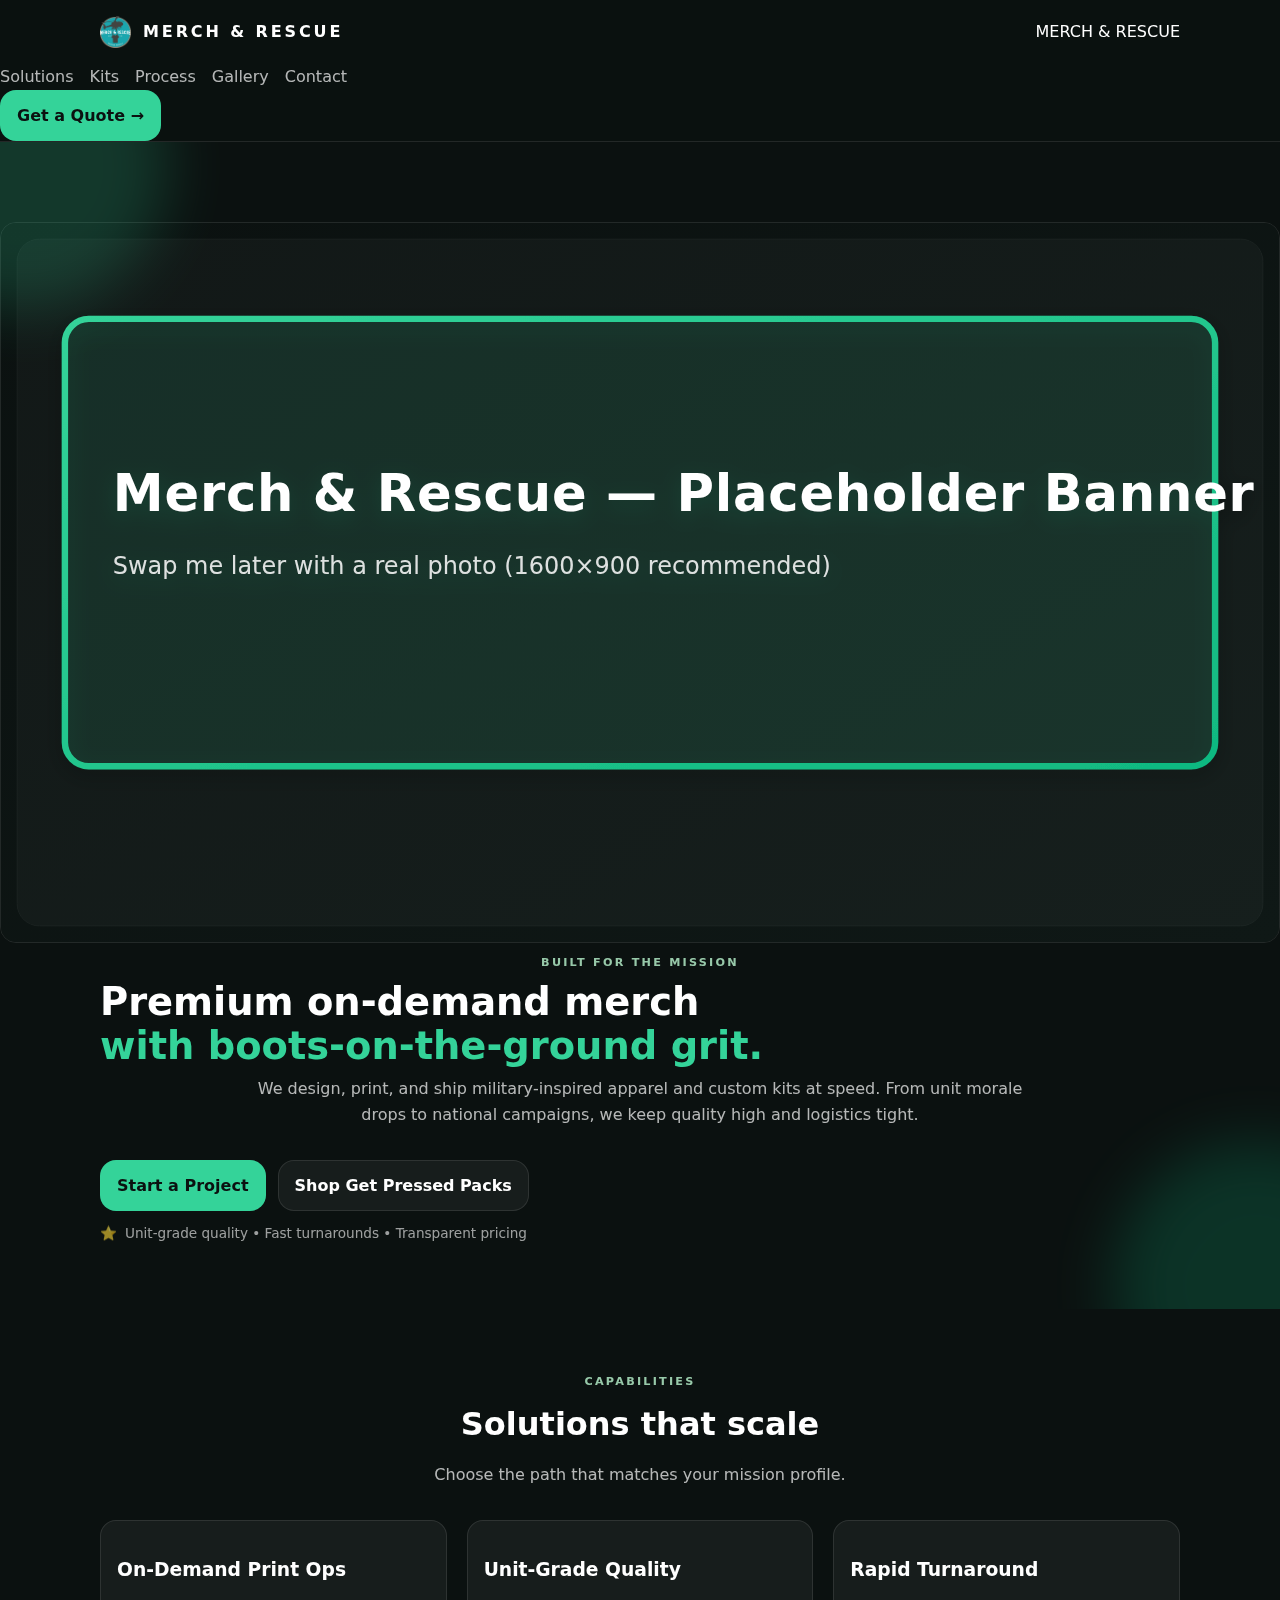
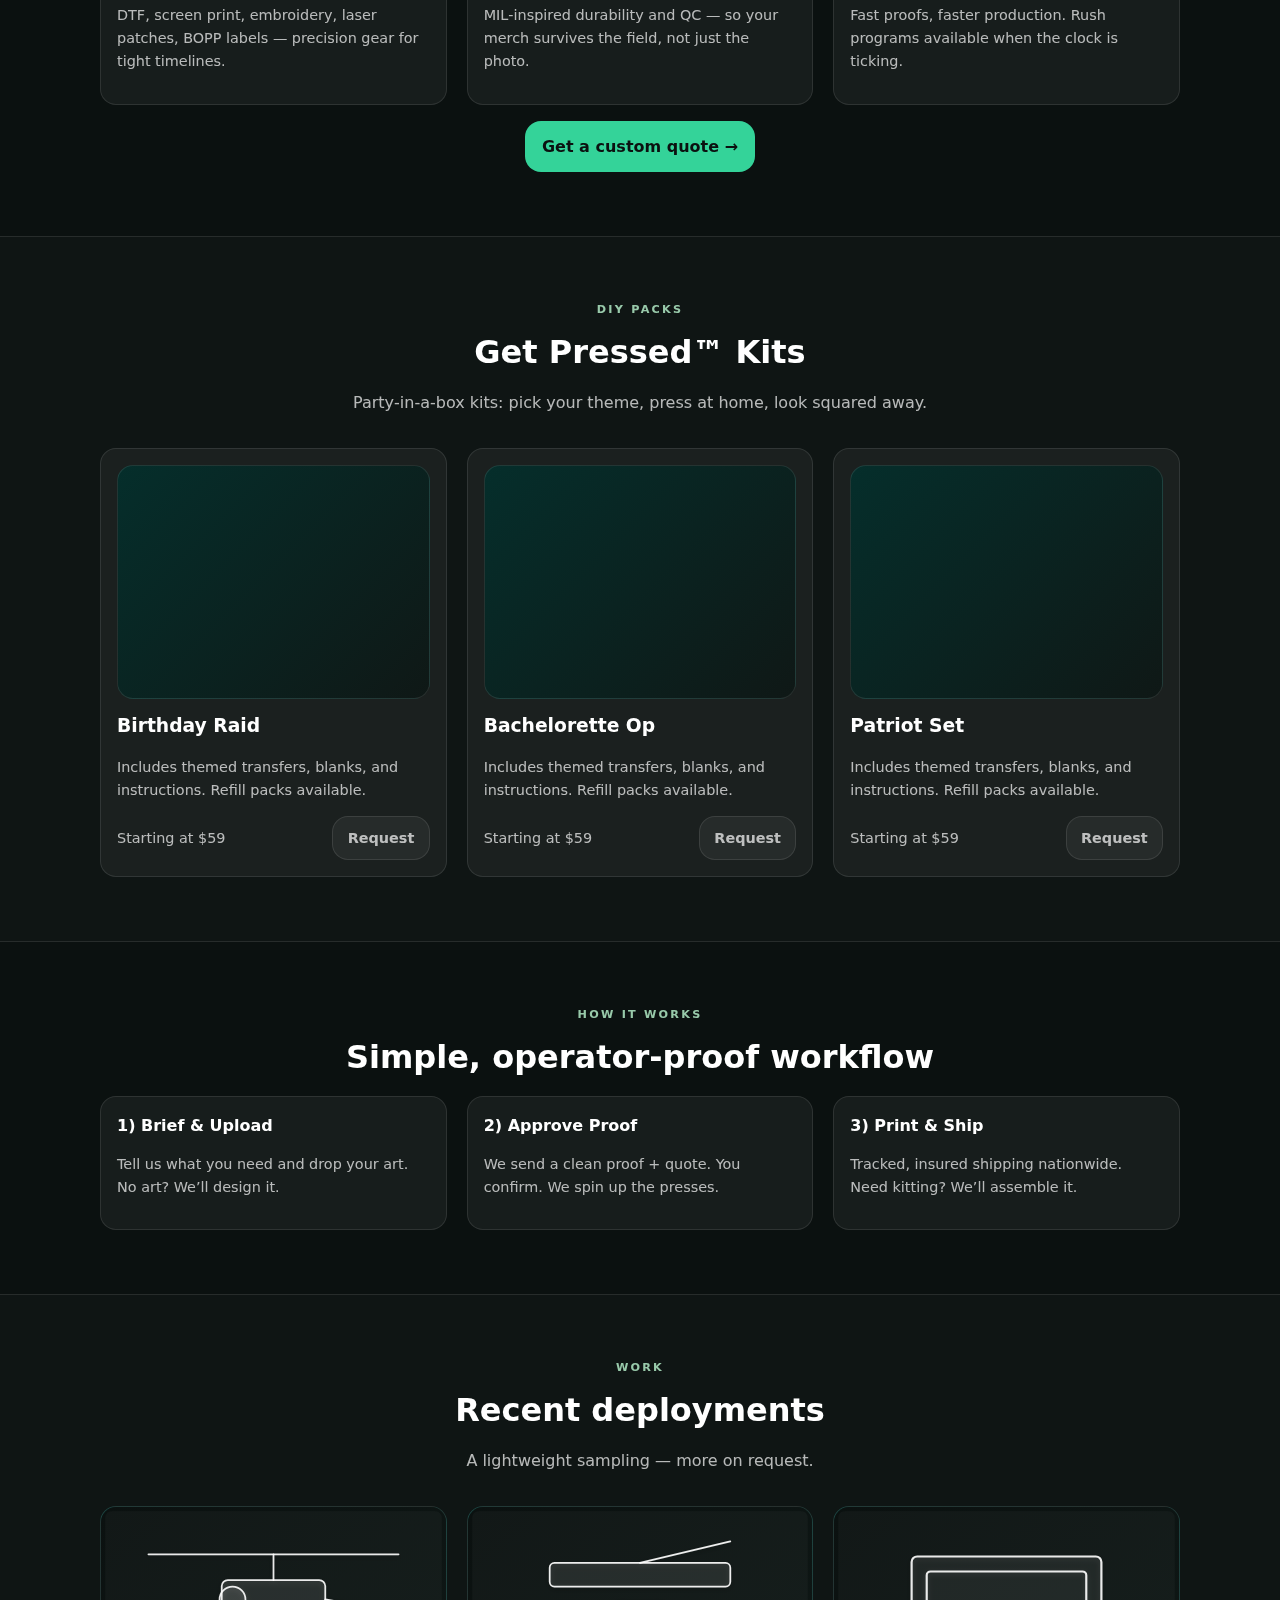
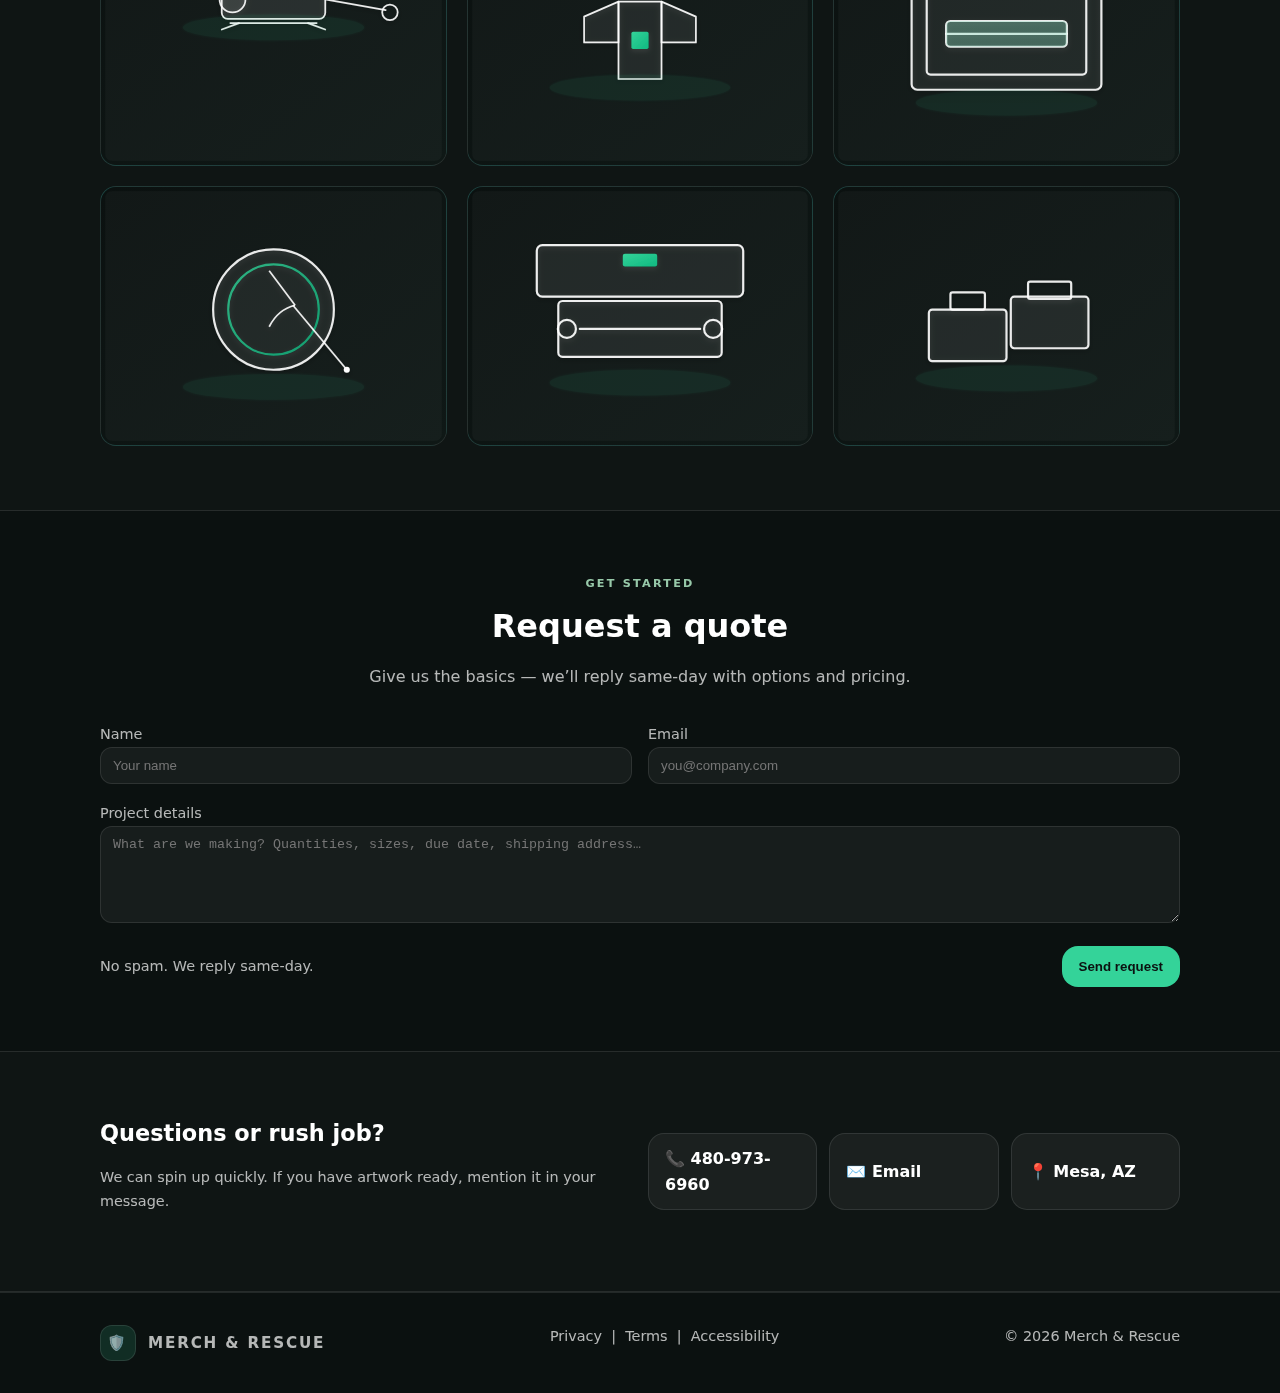
<file: index.html>
<!doctype html>
<html lang="en">
  <head>
    <meta charset="utf-8" />
    <meta name="viewport" content="width=device-width, initial-scale=1" />
    <title>Merch & Rescue — Premium on-demand merch</title>
    <meta name="description" content="DTF, patches, screen, and kitted Get Pressed™ packs. Fast proofs, faster production." />
 
    <style>
      :root { color-scheme: dark; --bg:#0b1110; --fg:#fff; --sub:rgba(255,255,255,.7); --line:rgba(255,255,255,.1); --accent:#34d399; }
      *{box-sizing:border-box}
      html,body{margin:0;background:var(--bg);color:var(--fg);font:16px/1.6 system-ui,-apple-system,Segoe UI,Roboto,Inter,sans-serif}
      a{color:inherit;text-decoration:none}
      img{max-width:100%;height:auto;display:block}
      .container{max-width:1120px;margin:0 auto;padding:0 20px}
      header{position:sticky;top:0;z-index:40;border-bottom:1px solid var(--line);background:rgba(11,17,16,.7);backdrop-filter:saturate(160%) blur(8px)}
      .nav{display:flex;align-items:center;justify-content:space-between;height:64px}
      .brand{display:flex;align-items:center;gap:.75rem;font-weight:900;letter-spacing:.18em}
      .chip{display:grid;place-items:center;width:36px;height:36px;border-radius:12px;background:rgba(52,211,153,.15);border:1px solid var(--line)}
      nav .links{display:flex;gap:1rem;color:var(--sub)}
      @media (max-width:860px){nav .links{display:none}}
      .btn{display:inline-flex;align-items:center;gap:.5rem;padding:.75rem 1rem;border-radius:16px;border:1px solid var(--line);background:rgba(255,255,255,.05);font-weight:600}
      .btn.primary{background:var(--accent);color:#0b1110;border-color:transparent}
      .btn.small{font-size:.9rem;padding:.6rem .9rem}
      .section{padding:4rem 0}
      .section.alt{background:rgba(255,255,255,.02);border-top:1px solid var(--line);border-bottom:1px solid var(--line)}
      .grid{display:grid;gap:1.25rem}
      .cols-3{grid-template-columns:repeat(3,minmax(0,1fr))}
      .cols-2{grid-template-columns:repeat(2,minmax(0,1fr))}
      @media (max-width:860px){.cols-3,.cols-2{grid-template-columns:1fr}}
      .card{background:rgba(255,255,255,.05);border:1px solid var(--line);border-radius:16px;padding:1rem}
      .kicker{text-transform:uppercase;letter-spacing:.2em;color:#bbf7d0;font-size:.7rem;font-weight:700;opacity:.8;margin-bottom:.5rem;text-align:center}
      .h1{font-size:2.4rem;margin:.5rem 0 0;font-weight:900;line-height:1.15}
      .h2{font-size:2rem;font-weight:900;text-align:center;margin:0 0 .75rem}
      .sub{color:var(--sub);text-align:center;margin:.5rem auto 2rem;max-width:48rem}
      .small{font-size:.9rem;color:var(--sub)}
      .badge{display:flex;gap:.5rem;align-items:center;color:rgba(255,255,255,.6);font-size:.85rem;margin-top:.75rem}
      .hero{position:relative;overflow:hidden}
      .hero .blob{position:absolute;border-radius:9999px;filter:blur(30px);opacity:.2}
      .blob.one{left:-120px;top:-120px;width:18rem;height:18rem;background:var(--accent)}
      .blob.two{right:-120px;bottom:-120px;width:18rem;height:18rem;background:#10b981}
      .gallery-tile{aspect-ratio:4/3;background:linear-gradient(135deg,#052e2b,#0f1816);border:1px solid var(--line);border-radius:16px;overflow:hidden;position:relative}
      .gallery-tile .overlay{position:absolute;inset:0;display:grid;place-items:center;background:rgba(0,0,0,0);opacity:0;transition:.2s}
      .gallery-tile:hover .overlay{background:rgba(0,0,0,.3);opacity:1}
      input.input,textarea.input{width:100%;background:rgba(255,255,255,.05);border:1px solid var(--line);color:var(--fg);padding:.625rem .75rem;border-radius:12px;outline:none}
      input.input:focus,textarea.input:focus{border-color:var(--accent);box-shadow:0 0 0 2px rgba(52,211,153,.35)}
      footer{border-top:1px solid var(--line);padding:2rem 0;color:rgba(255,255,255,.7);font-size:.95rem}
      #thanks-toast{display:none} #thanks:target ~ #thanks-toast{display:block}
      .toast{position:fixed;inset:auto 16px 16px 16px;margin:0 auto;max-width:640px;background:rgba(255,255,255,.06);border:1px solid var(--line);border-radius:12px;padding:1rem 1.25rem;z-index:50;backdrop-filter:blur(6px)}
    .logo { height: 28px; width: auto; border-radius: 6px; }
@media (min-width: 861px) { .logo { height: 32px; } }

    </style>
  </head>
  <body>
    <span id="thanks"></span>
    <div id="thanks-toast" class="toast">
      <strong>We got your request ✅</strong>
      <div class="small">We’ll reach out same‑day with options and pricing. If it’s urgent, call 480‑309‑1335.</div>
    </div>

    <header>
      <div class="container nav">
         <div class="brand">
  <a href="/" style="display:flex;align-items:center;gap:.75rem">
    <img class="logo" src="assets/logo.png" alt="Merch &amp; Rescue logo" />
    <span>MERCH &amp; RESCUE</span>
  </a>
</div>
          <span>MERCH &amp; RESCUE</span>
        </div>
        <nav><div class="links">
          <a href="#solutions">Solutions</a>
          <a href="#kits">Kits</a>
          <a href="#process">Process</a>
          <a href="#gallery">Gallery</a>
          <a href="#contact">Contact</a>
        </div></nav>
        <a class="btn primary" href="#quote" aria-label="Jump to quote form">Get a Quote →</a>
      </div>
    </header>

    <main>
      <section class="hero section" aria-labelledby="hero-heading">
        <div class="blob one" aria-hidden="true"></div>
        <div class="blob two" aria-hidden="true"></div>
        <div style="margin-top:1rem">
  <img src="assets/hero-banner.svg" alt="Merch & Rescue banner"
       style="border:1px solid var(--line);border-radius:16px">
</div>
        <div class="container">
          <p class="kicker">Built for the mission</p>
          <h1 id="hero-heading" class="h1">
            Premium on‑demand merch
            <span style="display:block;color:var(--accent)">with boots‑on‑the‑ground grit.</span>
          </h1>
          <p class="sub">We design, print, and ship military‑inspired apparel and custom kits at speed. From unit morale drops to national campaigns, we keep quality high and logistics tight.</p>
          <div style="display:flex;gap:.75rem;flex-wrap:wrap">
            <a class="btn primary" href="#quote">Start a Project</a>
            <a class="btn" href="#kits">Shop Get Pressed Packs</a>
          </div>

          <div class="badge" aria-hidden="true">⭐ <span>Unit‑grade quality • Fast turnarounds • Transparent pricing</span></div>
        </div>
      </section>

      <section id="solutions" class="section" aria-labelledby="solutions-heading">
        <div class="container">
          <div class="kicker">Capabilities</div>
          <h2 id="solutions-heading" class="h2">Solutions that scale</h2>
          <p class="sub">Choose the path that matches your mission profile.</p>
          <div class="grid cols-3">
            <div class="card"><h3>On‑Demand Print Ops</h3><p class="small">DTF, screen print, embroidery, laser patches, BOPP labels — precision gear for tight timelines.</p></div>
            <div class="card"><h3>Unit‑Grade Quality</h3><p class="small">MIL‑inspired durability and QC — so your merch survives the field, not just the photo.</p></div>
            <div class="card"><h3>Rapid Turnaround</h3><p class="small">Fast proofs, faster production. Rush programs available when the clock is ticking.</p></div>
          </div>
          <div style="text-align:center;margin-top:1rem"><a class="btn primary" href="#quote">Get a custom quote →</a></div>
        </div>
      </section>

      <section id="kits" class="section alt" aria-labelledby="kits-heading">
        <div class="container">
          <div class="kicker">DIY Packs</div>
          <h2 id="kits-heading" class="h2">Get Pressed™ Kits</h2>
          <p class="sub">Party‑in‑a‑box kits: pick your theme, press at home, look squared away.</p>
          <div class="grid cols-3">
            <div class="card">
              <div class="gallery-tile"></div>
              <h3 style="margin:.75rem 0 0">Birthday Raid</h3>
              <p class="small">Includes themed transfers, blanks, and instructions. Refill packs available.</p>
              <div style="display:flex;justify-content:space-between;align-items:center;margin-top:.5rem">
                <span class="small">Starting at $59</span><a class="btn small" href="#quote">Request</a>
              </div>
            </div>
            <div class="card">
              <div class="gallery-tile"></div>
              <h3 style="margin:.75rem 0 0">Bachelorette Op</h3>
              <p class="small">Includes themed transfers, blanks, and instructions. Refill packs available.</p>
              <div style="display:flex;justify-content:space-between;align-items:center;margin-top:.5rem">
                <span class="small">Starting at $59</span><a class="btn small" href="#quote">Request</a>
              </div>
            </div>
            <div class="card">
              <div class="gallery-tile"></div>
              <h3 style="margin:.75rem 0 0">Patriot Set</h3>
              <p class="small">Includes themed transfers, blanks, and instructions. Refill packs available.</p>
              <div style="display:flex;justify-content:space-between;align-items:center;margin-top:.5rem">
                <span class="small">Starting at $59</span><a class="btn small" href="#quote">Request</a>
              </div>
            </div>
          </div>
        </div>
      </section>

      <section id="process" class="section" aria-labelledby="process-heading">
        <div class="container">
          <div class="kicker">How it works</div>
          <h2 id="process-heading" class="h2">Simple, operator‑proof workflow</h2>
          <div class="grid cols-3">
            <div class="card"><strong>1) Brief &amp; Upload</strong><p class="small">Tell us what you need and drop your art. No art? We’ll design it.</p></div>
            <div class="card"><strong>2) Approve Proof</strong><p class="small">We send a clean proof + quote. You confirm. We spin up the presses.</p></div>
            <div class="card"><strong>3) Print &amp; Ship</strong><p class="small">Tracked, insured shipping nationwide. Need kitting? We’ll assemble it.</p></div>
          </div>
        </div>
      </section>

      <section id="gallery" class="section alt" aria-labelledby="gallery-heading">
        <div class="container">
          <div class="kicker">Work</div>
          <h2 id="gallery-heading" class="h2">Recent deployments</h2>
          <p class="sub">A lightweight sampling — more on request.</p>
          <div class="grid cols-3">
            <div class="gallery-tile">
  <img src="assets/helicopter.svg" alt="Helicopter silhouette">
  <div class="overlay"><span class="btn">View</span></div>
</div>
<div class="gallery-tile">
  <img src="assets/tshirt-press.svg" alt="T-shirt heat press">
  <div class="overlay"><span class="btn">View</span></div>
</div>
<div class="gallery-tile">
  <img src="assets/screen-print.svg" alt="Screen printing frame and squeegee">
  <div class="overlay"><span class="btn">View</span></div>
</div>
<div class="gallery-tile">
  <img src="assets/embroidery.svg" alt="Embroidery hoop and needle">
  <div class="overlay"><span class="btn">View</span></div>
</div>
<div class="gallery-tile">
  <img src="assets/dtf-printer.svg" alt="DTF printer with roll feed">
  <div class="overlay"><span class="btn">View</span></div>
</div>
<div class="gallery-tile">
  <img src="assets/boxes.svg" alt="Shipping boxes for kitting">
  <div class="overlay"><span class="btn">View</span></div>
</div>

        </div>
      </section>

      <section id="quote" class="section" aria-labelledby="quote-heading">
        <div class="container">
          <div class="kicker">Get started</div>
          <h2 id="quote-heading" class="h2">Request a quote</h2>
          <p class="sub">Give us the basics — we’ll reply same‑day with options and pricing.</p>
          <form action="https://formsubmit.co/hello@merchandrescue.com" method="POST" class="grid cols-2" style="gap:1rem">
            <input type="hidden" name="_next" value="https://merchandrescue.com/#thanks" />
            <input type="hidden" name="_subject" value="New quote request — Merch & Rescue" />
            <input type="hidden" name="_captcha" value="false" />
            <div><label class="small" for="name">Name</label><input class="input" id="name" name="name" required placeholder="Your name" /></div>
            <div><label class="small" for="email">Email</label><input class="input" id="email" name="email" type="email" required placeholder="you@company.com" /></div>
            <div style="grid-column:1/-1"><label class="small" for="details">Project details</label><textarea class="input" id="details" name="details" rows="5" placeholder="What are we making? Quantities, sizes, due date, shipping address…"></textarea></div>
            <div style="grid-column:1/-1;display:flex;justify-content:space-between;align-items:center"><div class="small">No spam. We reply same‑day.</div><button class="btn primary" type="submit">Send request</button></div>
          </form>
        </div>
      </section>

      <section id="contact" class="section alt" aria-labelledby="contact-heading">
        <div class="container" style="display:grid;gap:1rem;grid-template-columns:1fr 1fr;align-items:center">
          <div><h3 id="contact-heading" style="font-size:1.4rem;margin:0">Questions or rush job?</h3><p class="small">We can spin up quickly. If you have artwork ready, mention it in your message.</p></div>
          <div class="grid" style="grid-template-columns:repeat(3,minmax(0,1fr));gap:.75rem">
            <a class="btn" href="tel:14803091335">📞 480‑973-6960</a>
            <a class="btn" href="mailto:drew@shirtnasty.com">✉️ Email</a>
            <div class="btn" style="pointer-events:none">📍 Mesa, AZ</div>
          </div>
        </div>
      </section>
    </main>

    <footer>
      <div class="container" style="display:flex;gap:1rem;justify-content:space-between;flex-wrap:wrap">
        <div class="brand"><div class="chip" aria-hidden="true">🛡️</div><span style="letter-spacing:.12em">MERCH &amp; RESCUE</span></div>
        <div class="small"><a href="#">Privacy</a> &nbsp;|&nbsp; <a href="#">Terms</a> &nbsp;|&nbsp; <a href="#">Accessibility</a></div>
        <div class="small">© <span id="year"></span> Merch &amp; Rescue</div>
      </div>
    </footer>

    <script>document.getElementById("year").textContent=new Date().getFullYear();</script>
  </body>
</html>
</file>
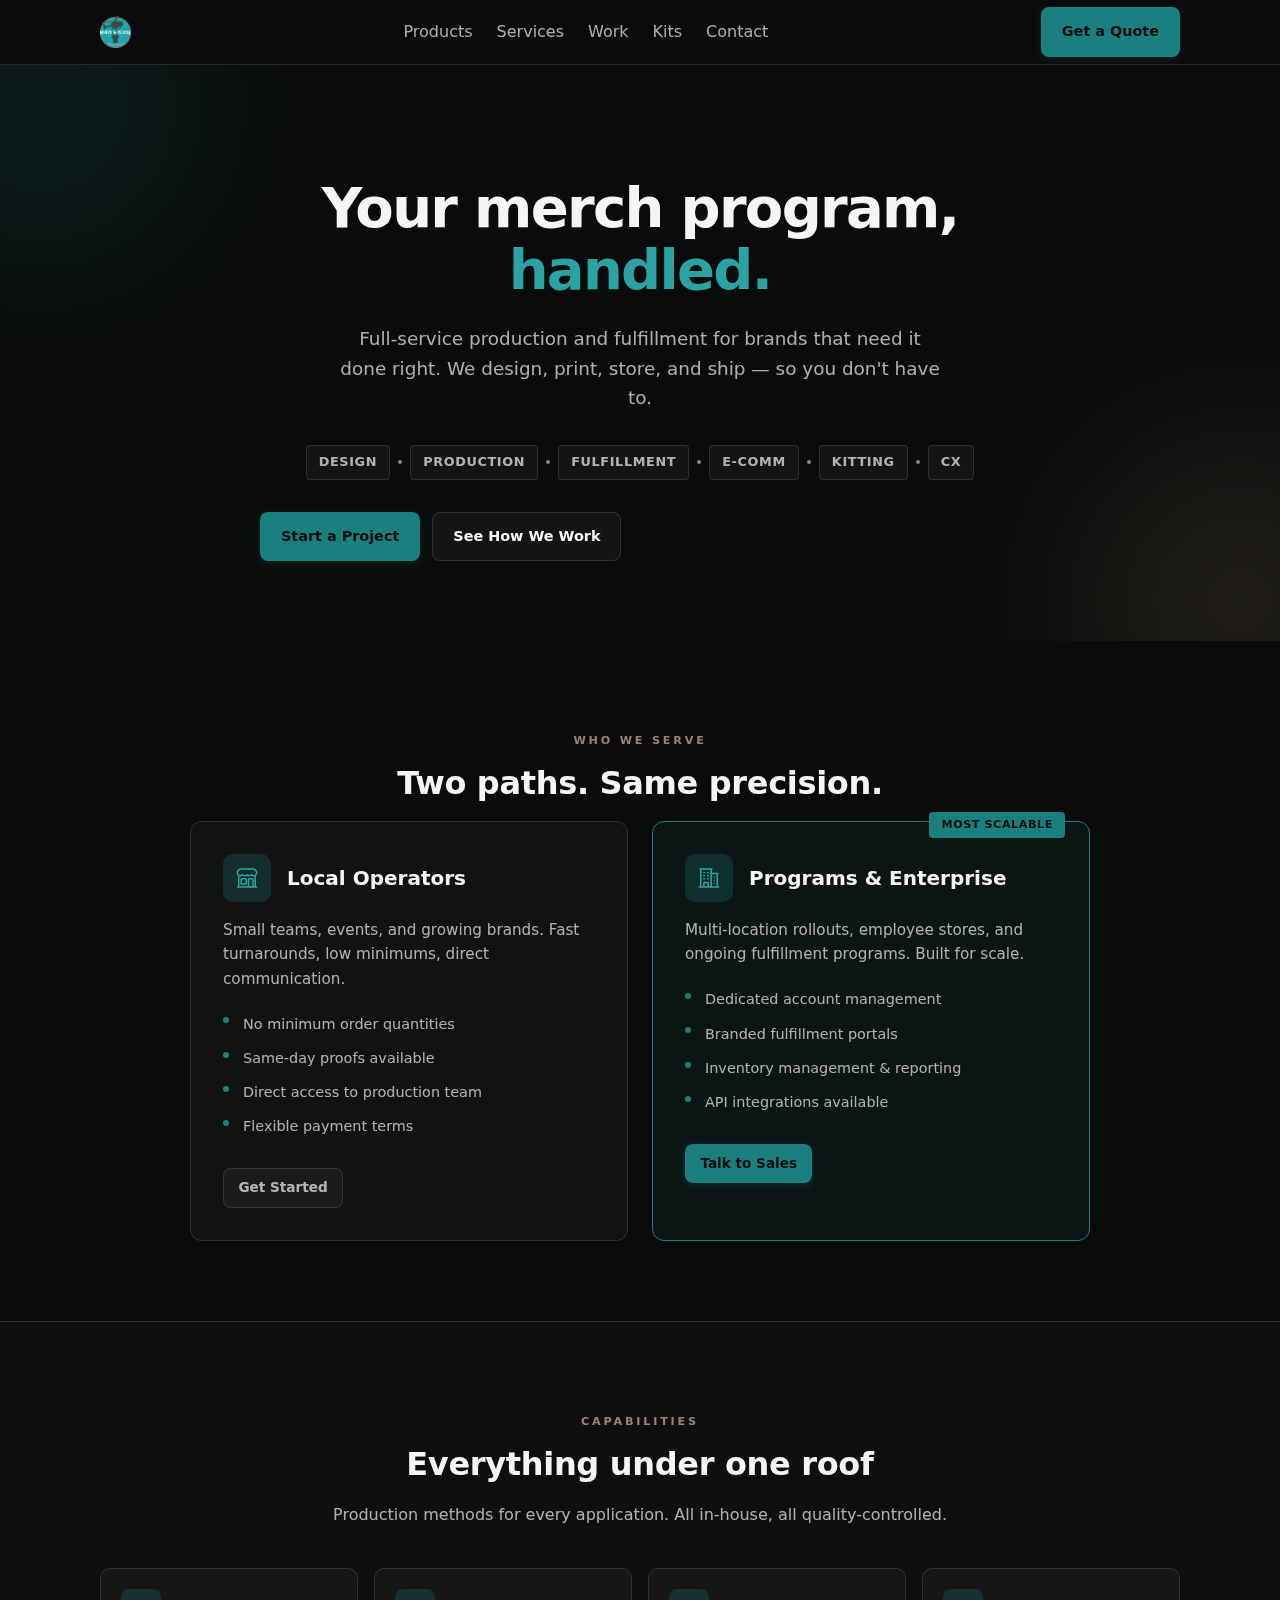
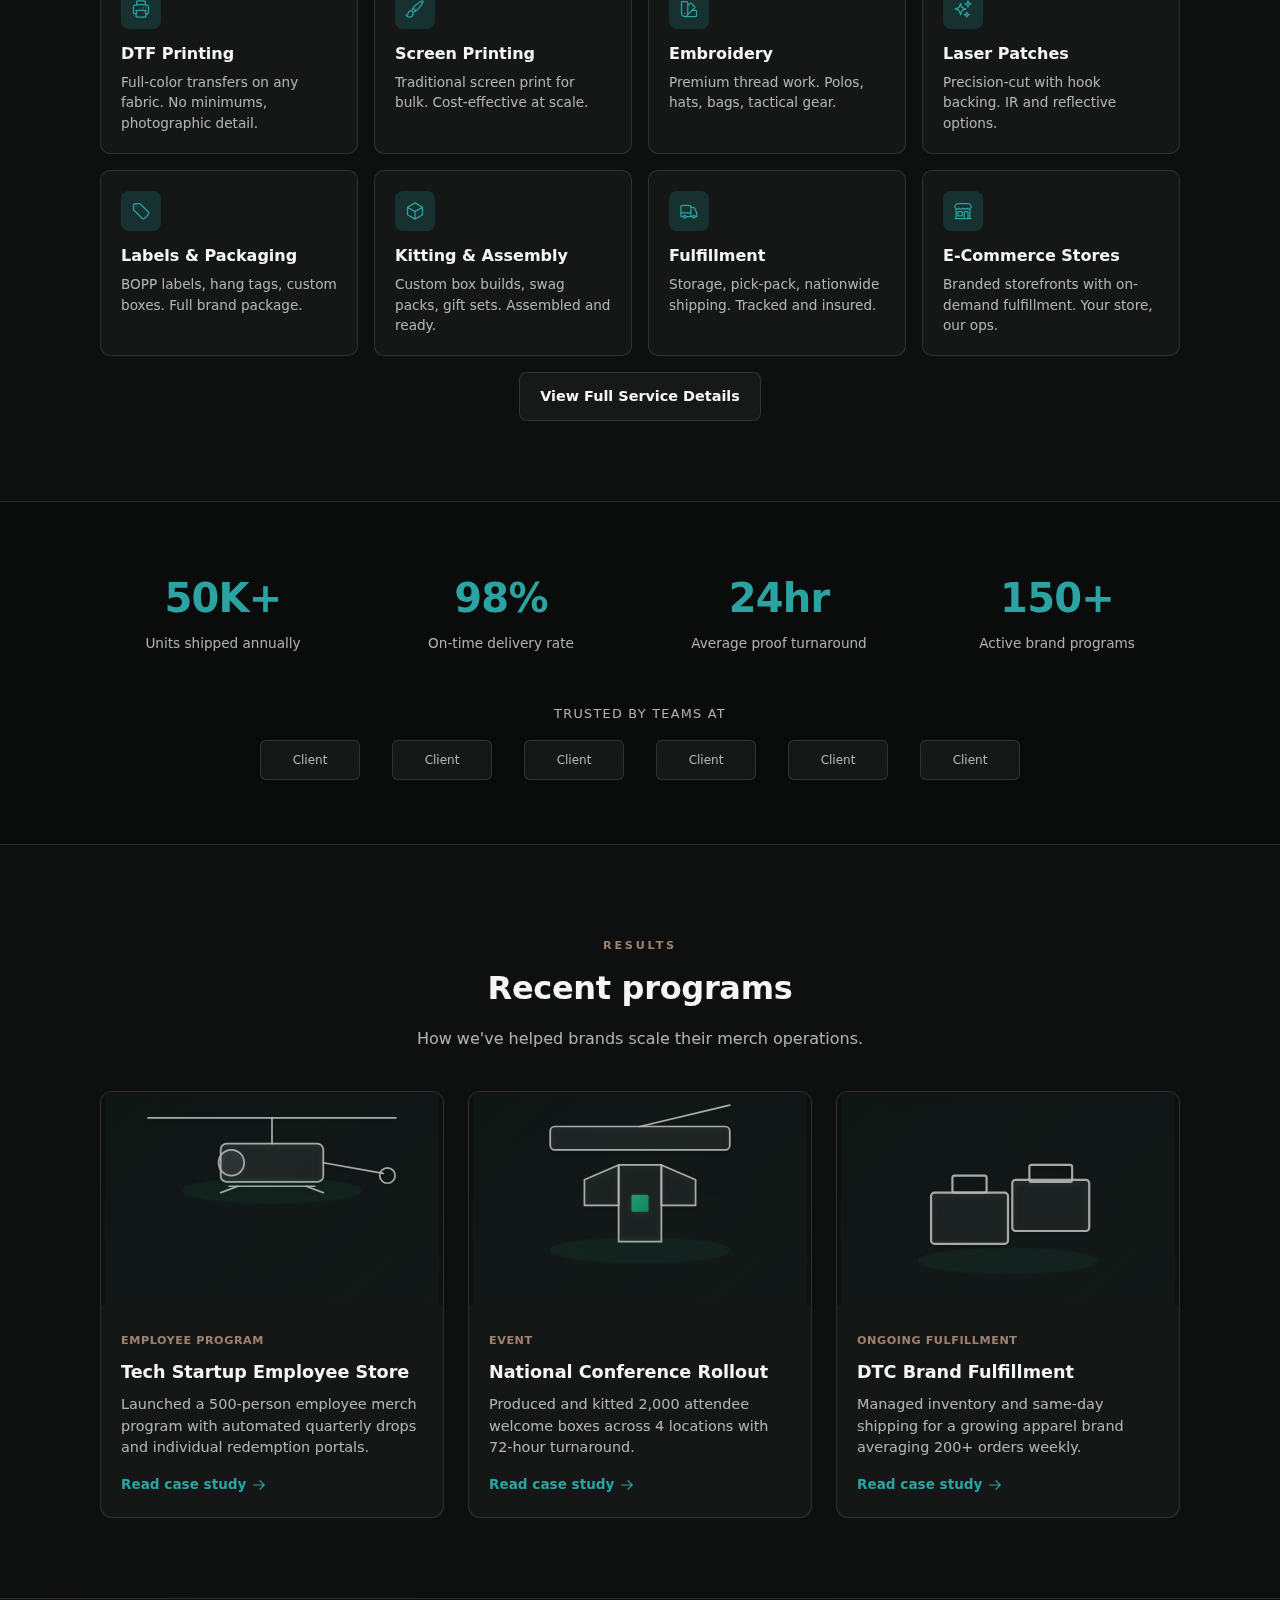
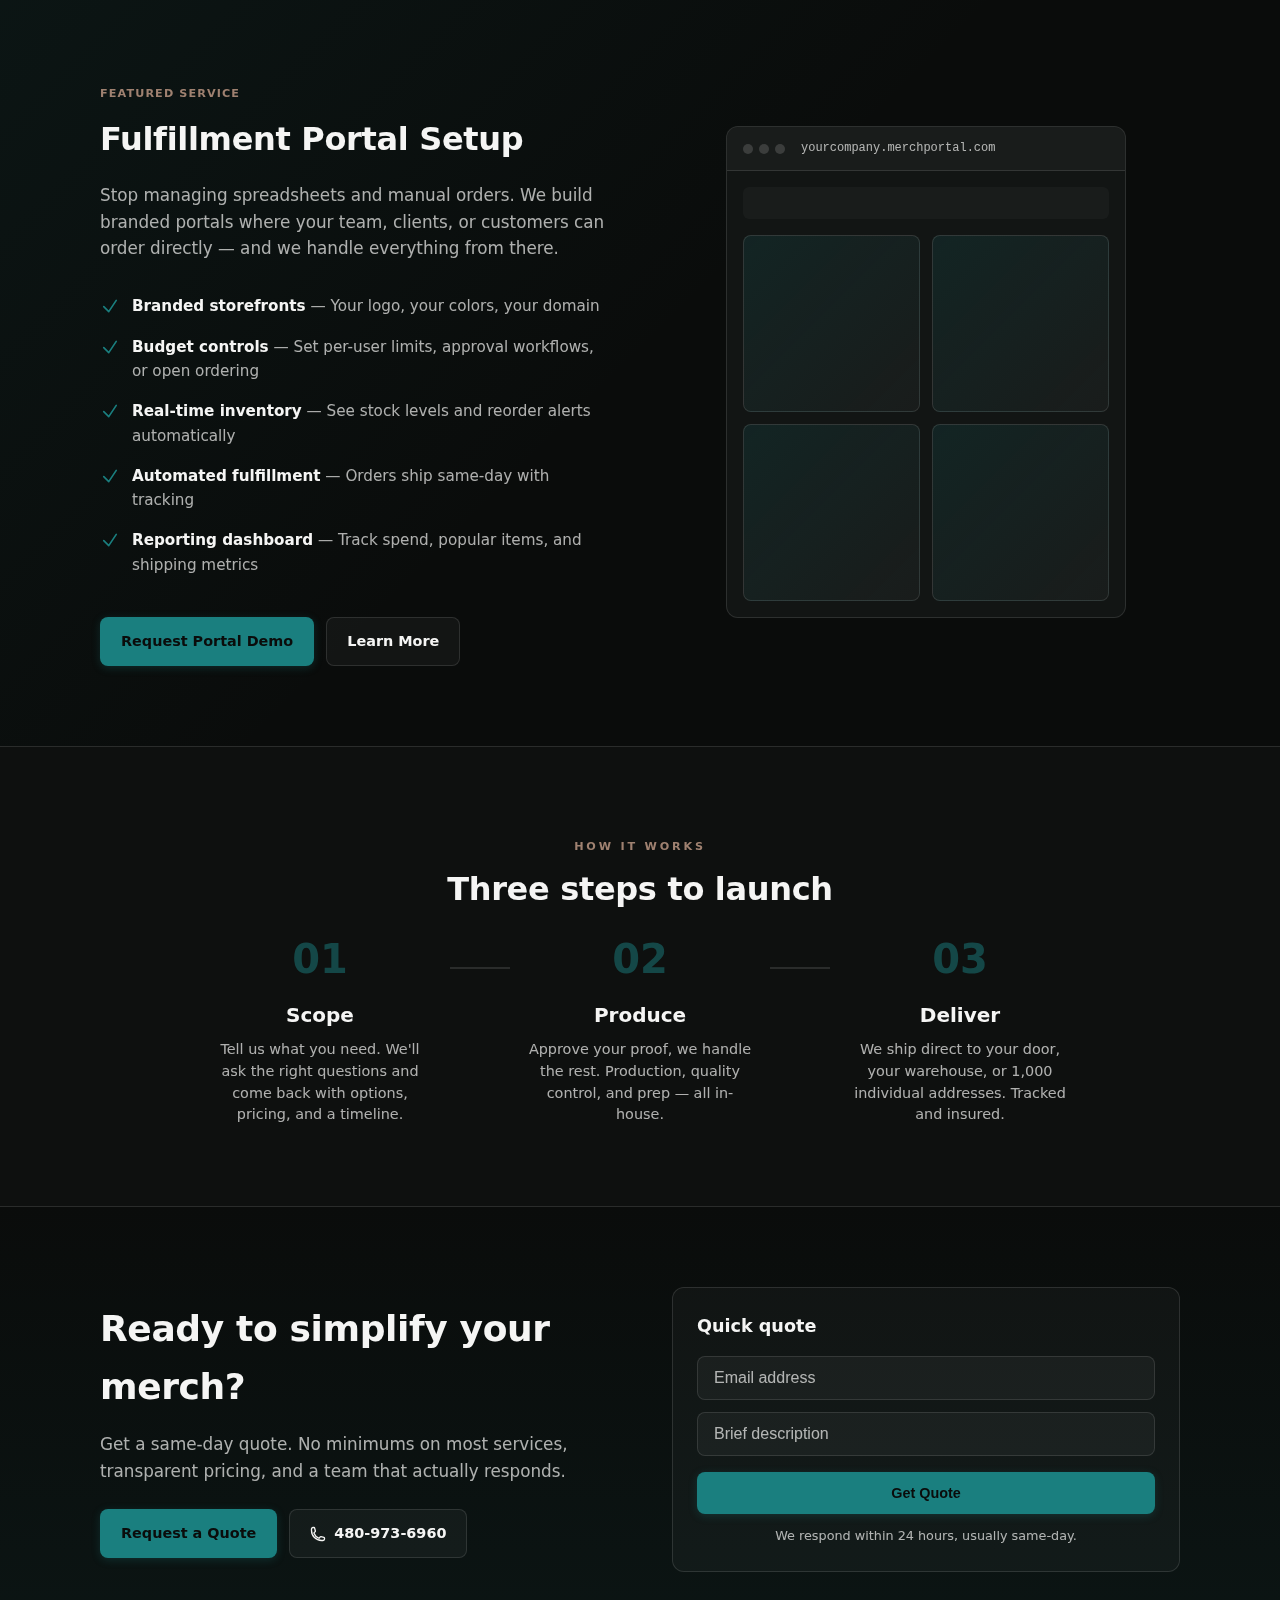
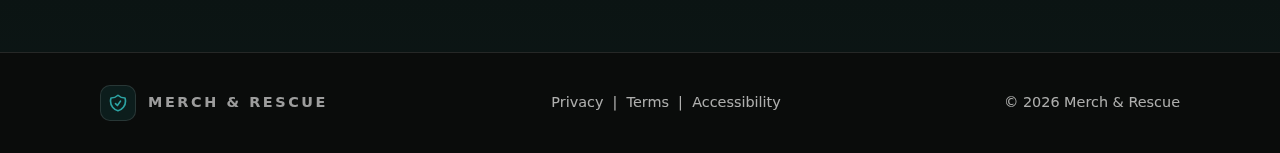
<file: _legacy_static_site/index.html>
<!doctype html>
<html lang="en">
  <head>
    <meta charset="utf-8" />
    <meta name="viewport" content="width=device-width, initial-scale=1" />
    <title>Merch & Rescue — Full-Service Merch Production & Fulfillment</title>
    <meta name="description" content="End-to-end merch production: design, printing, fulfillment, e-commerce, and kitting. From local shops to enterprise programs." />
    <link rel="stylesheet" href="styles.css" />
  </head>
  <body>
    <header>
      <div class="container nav">
        <div class="brand">
          <a href="/">
            <img class="logo" src="assets/logo.png" alt="Merch &amp; Rescue logo" />
          </a>
        </div>
        <nav>
          <div class="links">
            <a href="/products.html">Products</a>
            <a href="/services.html">Services</a>
            <a href="/work.html">Work</a>
            <a href="/kits.html">Kits</a>
            <a href="/contact.html">Contact</a>
          </div>
        </nav>
        <a class="btn primary" href="/contact.html">Get a Quote</a>
      </div>
    </header>

    <main>
      <!-- 1. HERO -->
      <section class="hero section" aria-labelledby="hero-heading">
        <div class="blob one" aria-hidden="true"></div>
        <div class="blob two" aria-hidden="true"></div>
        <div class="container hero-content">
          <h1 id="hero-heading" class="hero-title">
            Your merch program,<br>
            <span class="accent-text">handled.</span>
          </h1>
          <p class="hero-sub">Full-service production and fulfillment for brands that need it done right. We design, print, store, and ship — so you don't have to.</p>
          <div class="capability-stack">
            <span>Design</span>
            <span class="divider"></span>
            <span>Production</span>
            <span class="divider"></span>
            <span>Fulfillment</span>
            <span class="divider"></span>
            <span>E-comm</span>
            <span class="divider"></span>
            <span>Kitting</span>
            <span class="divider"></span>
            <span>CX</span>
          </div>
          <div class="hero-actions">
            <a class="btn primary" href="/contact.html">Start a Project</a>
            <a class="btn" href="#segments">See How We Work</a>
          </div>
        </div>
      </section>

      <!-- 2. SEGMENTATION -->
      <section id="segments" class="section" aria-labelledby="segments-heading">
        <div class="container">
          <p class="kicker">Who We Serve</p>
          <h2 id="segments-heading" class="h2">Two paths. Same precision.</h2>
          <div class="segment-grid">
            <div class="segment-card">
              <div class="segment-header">
                <div class="segment-icon">
                  <svg xmlns="http://www.w3.org/2000/svg" fill="none" viewBox="0 0 24 24" stroke-width="1.5" stroke="currentColor"><path stroke-linecap="round" stroke-linejoin="round" d="M13.5 21v-7.5a.75.75 0 01.75-.75h3a.75.75 0 01.75.75V21m-4.5 0H2.36m11.14 0H18m0 0h3.64m-1.39 0V9.349m-16.5 11.65V9.35m0 0a3.001 3.001 0 003.75-.615A2.993 2.993 0 009.75 9.75c.896 0 1.7-.393 2.25-1.016a2.993 2.993 0 002.25 1.016c.896 0 1.7-.393 2.25-1.016a3.001 3.001 0 003.75.614m-16.5 0a3.004 3.004 0 01-.621-4.72L4.318 3.44A1.5 1.5 0 015.378 3h13.243a1.5 1.5 0 011.06.44l1.19 1.189a3 3 0 01-.621 4.72m-13.5 8.65h3.75a.75.75 0 00.75-.75V13.5a.75.75 0 00-.75-.75H6.75a.75.75 0 00-.75.75v3.75c0 .415.336.75.75.75z" /></svg>
                </div>
                <h3>Local Operators</h3>
              </div>
              <p class="segment-desc">Small teams, events, and growing brands. Fast turnarounds, low minimums, direct communication.</p>
              <ul class="segment-list">
                <li>No minimum order quantities</li>
                <li>Same-day proofs available</li>
                <li>Direct access to production team</li>
                <li>Flexible payment terms</li>
              </ul>
              <a class="btn small" href="/contact.html?type=local">Get Started</a>
            </div>
            <div class="segment-card featured">
              <div class="segment-badge">Most Scalable</div>
              <div class="segment-header">
                <div class="segment-icon">
                  <svg xmlns="http://www.w3.org/2000/svg" fill="none" viewBox="0 0 24 24" stroke-width="1.5" stroke="currentColor"><path stroke-linecap="round" stroke-linejoin="round" d="M2.25 21h19.5m-18-18v18m10.5-18v18m6-13.5V21M6.75 6.75h.75m-.75 3h.75m-.75 3h.75m3-6h.75m-.75 3h.75m-.75 3h.75M6.75 21v-3.375c0-.621.504-1.125 1.125-1.125h2.25c.621 0 1.125.504 1.125 1.125V21M3 3h12m-.75 4.5H21m-3.75 3.75h.008v.008h-.008v-.008zm0 3h.008v.008h-.008v-.008zm0 3h.008v.008h-.008v-.008z" /></svg>
                </div>
                <h3>Programs & Enterprise</h3>
              </div>
              <p class="segment-desc">Multi-location rollouts, employee stores, and ongoing fulfillment programs. Built for scale.</p>
              <ul class="segment-list">
                <li>Dedicated account management</li>
                <li>Branded fulfillment portals</li>
                <li>Inventory management & reporting</li>
                <li>API integrations available</li>
              </ul>
              <a class="btn primary small" href="/contact.html?type=enterprise">Talk to Sales</a>
            </div>
          </div>
        </div>
      </section>

      <!-- 3. SERVICES GRID -->
      <section class="section alt" aria-labelledby="services-heading">
        <div class="container">
          <p class="kicker">Capabilities</p>
          <h2 id="services-heading" class="h2">Everything under one roof</h2>
          <p class="sub">Production methods for every application. All in-house, all quality-controlled.</p>
          <div class="grid services-grid">
            <div class="service-tile">
              <div class="service-tile-icon">
                <svg xmlns="http://www.w3.org/2000/svg" fill="none" viewBox="0 0 24 24" stroke-width="1.5" stroke="currentColor"><path stroke-linecap="round" stroke-linejoin="round" d="M6.72 13.829c-.24.03-.48.062-.72.096m.72-.096a42.415 42.415 0 0110.56 0m-10.56 0L6.34 18m10.94-4.171c.24.03.48.062.72.096m-.72-.096L17.66 18m0 0l.229 2.523a1.125 1.125 0 01-1.12 1.227H7.231c-.662 0-1.18-.568-1.12-1.227L6.34 18m11.318 0h1.091A2.25 2.25 0 0021 15.75V9.456c0-1.081-.768-2.015-1.837-2.175a48.055 48.055 0 00-1.913-.247M6.34 18H5.25A2.25 2.25 0 013 15.75V9.456c0-1.081.768-2.015 1.837-2.175a48.041 48.041 0 011.913-.247m10.5 0a48.536 48.536 0 00-10.5 0m10.5 0V3.375c0-.621-.504-1.125-1.125-1.125h-8.25c-.621 0-1.125.504-1.125 1.125v3.659M18 10.5h.008v.008H18V10.5zm-3 0h.008v.008H15V10.5z" /></svg>
              </div>
              <h3>DTF Printing</h3>
              <p>Full-color transfers on any fabric. No minimums, photographic detail.</p>
            </div>
            <div class="service-tile">
              <div class="service-tile-icon">
                <svg xmlns="http://www.w3.org/2000/svg" fill="none" viewBox="0 0 24 24" stroke-width="1.5" stroke="currentColor"><path stroke-linecap="round" stroke-linejoin="round" d="M9.53 16.122a3 3 0 00-5.78 1.128 2.25 2.25 0 01-2.4 2.245 4.5 4.5 0 008.4-2.245c0-.399-.078-.78-.22-1.128zm0 0a15.998 15.998 0 003.388-1.62m-5.043-.025a15.994 15.994 0 011.622-3.395m3.42 3.42a15.995 15.995 0 004.764-4.648l3.876-5.814a1.151 1.151 0 00-1.597-1.597L14.146 6.32a15.996 15.996 0 00-4.649 4.763m3.42 3.42a6.776 6.776 0 00-3.42-3.42" /></svg>
              </div>
              <h3>Screen Printing</h3>
              <p>Traditional screen print for bulk. Cost-effective at scale.</p>
            </div>
            <div class="service-tile">
              <div class="service-tile-icon">
                <svg xmlns="http://www.w3.org/2000/svg" fill="none" viewBox="0 0 24 24" stroke-width="1.5" stroke="currentColor"><path stroke-linecap="round" stroke-linejoin="round" d="M4.098 19.902a3.75 3.75 0 005.304 0l6.401-6.402M6.75 21A3.75 3.75 0 013 17.25V4.125C3 3.504 3.504 3 4.125 3h5.25c.621 0 1.125.504 1.125 1.125v4.072M6.75 21a3.75 3.75 0 003.75-3.75V8.197M6.75 21h13.125c.621 0 1.125-.504 1.125-1.125v-5.25c0-.621-.504-1.125-1.125-1.125h-4.072M10.5 8.197l2.88-2.88c.438-.439 1.15-.439 1.59 0l3.712 3.713c.44.44.44 1.152 0 1.59l-2.879 2.88M6.75 17.25h.008v.008H6.75v-.008z" /></svg>
              </div>
              <h3>Embroidery</h3>
              <p>Premium thread work. Polos, hats, bags, tactical gear.</p>
            </div>
            <div class="service-tile">
              <div class="service-tile-icon">
                <svg xmlns="http://www.w3.org/2000/svg" fill="none" viewBox="0 0 24 24" stroke-width="1.5" stroke="currentColor"><path stroke-linecap="round" stroke-linejoin="round" d="M9.813 15.904L9 18.75l-.813-2.846a4.5 4.5 0 00-3.09-3.09L2.25 12l2.846-.813a4.5 4.5 0 003.09-3.09L9 5.25l.813 2.846a4.5 4.5 0 003.09 3.09L15.75 12l-2.846.813a4.5 4.5 0 00-3.09 3.09zM18.259 8.715L18 9.75l-.259-1.035a3.375 3.375 0 00-2.455-2.456L14.25 6l1.036-.259a3.375 3.375 0 002.455-2.456L18 2.25l.259 1.035a3.375 3.375 0 002.456 2.456L21.75 6l-1.035.259a3.375 3.375 0 00-2.456 2.456zM16.894 20.567L16.5 21.75l-.394-1.183a2.25 2.25 0 00-1.423-1.423L13.5 18.75l1.183-.394a2.25 2.25 0 001.423-1.423l.394-1.183.394 1.183a2.25 2.25 0 001.423 1.423l1.183.394-1.183.394a2.25 2.25 0 00-1.423 1.423z" /></svg>
              </div>
              <h3>Laser Patches</h3>
              <p>Precision-cut with hook backing. IR and reflective options.</p>
            </div>
            <div class="service-tile">
              <div class="service-tile-icon">
                <svg xmlns="http://www.w3.org/2000/svg" fill="none" viewBox="0 0 24 24" stroke-width="1.5" stroke="currentColor"><path stroke-linecap="round" stroke-linejoin="round" d="M9.568 3H5.25A2.25 2.25 0 003 5.25v4.318c0 .597.237 1.17.659 1.591l9.581 9.581c.699.699 1.78.872 2.607.33a18.095 18.095 0 005.223-5.223c.542-.827.369-1.908-.33-2.607L11.16 3.66A2.25 2.25 0 009.568 3z" /><path stroke-linecap="round" stroke-linejoin="round" d="M6 6h.008v.008H6V6z" /></svg>
              </div>
              <h3>Labels & Packaging</h3>
              <p>BOPP labels, hang tags, custom boxes. Full brand package.</p>
            </div>
            <div class="service-tile">
              <div class="service-tile-icon">
                <svg xmlns="http://www.w3.org/2000/svg" fill="none" viewBox="0 0 24 24" stroke-width="1.5" stroke="currentColor"><path stroke-linecap="round" stroke-linejoin="round" d="M21 7.5l-9-5.25L3 7.5m18 0l-9 5.25m9-5.25v9l-9 5.25M3 7.5l9 5.25M3 7.5v9l9 5.25m0-9v9" /></svg>
              </div>
              <h3>Kitting & Assembly</h3>
              <p>Custom box builds, swag packs, gift sets. Assembled and ready.</p>
            </div>
            <div class="service-tile">
              <div class="service-tile-icon">
                <svg xmlns="http://www.w3.org/2000/svg" fill="none" viewBox="0 0 24 24" stroke-width="1.5" stroke="currentColor"><path stroke-linecap="round" stroke-linejoin="round" d="M8.25 18.75a1.5 1.5 0 01-3 0m3 0a1.5 1.5 0 00-3 0m3 0h6m-9 0H3.375a1.125 1.125 0 01-1.125-1.125V14.25m17.25 4.5a1.5 1.5 0 01-3 0m3 0a1.5 1.5 0 00-3 0m3 0h1.125c.621 0 1.129-.504 1.09-1.124a17.902 17.902 0 00-3.213-9.193 2.056 2.056 0 00-1.58-.86H14.25M16.5 18.75h-2.25m0-11.177v-.958c0-.568-.422-1.048-.987-1.106a48.554 48.554 0 00-10.026 0 1.106 1.106 0 00-.987 1.106v7.635m12-6.677v6.677m0 4.5v-4.5m0 0h-12" /></svg>
              </div>
              <h3>Fulfillment</h3>
              <p>Storage, pick-pack, nationwide shipping. Tracked and insured.</p>
            </div>
            <div class="service-tile">
              <div class="service-tile-icon">
                <svg xmlns="http://www.w3.org/2000/svg" fill="none" viewBox="0 0 24 24" stroke-width="1.5" stroke="currentColor"><path stroke-linecap="round" stroke-linejoin="round" d="M13.5 21v-7.5a.75.75 0 01.75-.75h3a.75.75 0 01.75.75V21m-4.5 0H2.36m11.14 0H18m0 0h3.64m-1.39 0V9.349m-16.5 11.65V9.35m0 0a3.001 3.001 0 003.75-.615A2.993 2.993 0 009.75 9.75c.896 0 1.7-.393 2.25-1.016a2.993 2.993 0 002.25 1.016c.896 0 1.7-.393 2.25-1.016a3.001 3.001 0 003.75.614m-16.5 0a3.004 3.004 0 01-.621-4.72L4.318 3.44A1.5 1.5 0 015.378 3h13.243a1.5 1.5 0 011.06.44l1.19 1.189a3 3 0 01-.621 4.72m-13.5 8.65h3.75a.75.75 0 00.75-.75V13.5a.75.75 0 00-.75-.75H6.75a.75.75 0 00-.75.75v3.75c0 .415.336.75.75.75z" /></svg>
              </div>
              <h3>E-Commerce Stores</h3>
              <p>Branded storefronts with on-demand fulfillment. Your store, our ops.</p>
            </div>
          </div>
          <div class="text-center mt-1">
            <a class="btn" href="/services.html">View Full Service Details</a>
          </div>
        </div>
      </section>

      <!-- 4. CREDIBILITY / METRICS -->
      <section class="section metrics-section" aria-labelledby="metrics-heading">
        <div class="container">
          <h2 id="metrics-heading" class="sr-only">Our Track Record</h2>
          <div class="metrics-grid">
            <div class="metric">
              <span class="metric-value">50K+</span>
              <span class="metric-label">Units shipped annually</span>
            </div>
            <div class="metric">
              <span class="metric-value">98%</span>
              <span class="metric-label">On-time delivery rate</span>
            </div>
            <div class="metric">
              <span class="metric-value">24hr</span>
              <span class="metric-label">Average proof turnaround</span>
            </div>
            <div class="metric">
              <span class="metric-value">150+</span>
              <span class="metric-label">Active brand programs</span>
            </div>
          </div>
          <div class="client-logos">
            <p class="logos-label">Trusted by teams at</p>
            <div class="logos-strip">
              <div class="logo-placeholder">Client</div>
              <div class="logo-placeholder">Client</div>
              <div class="logo-placeholder">Client</div>
              <div class="logo-placeholder">Client</div>
              <div class="logo-placeholder">Client</div>
              <div class="logo-placeholder">Client</div>
            </div>
          </div>
        </div>
      </section>

      <!-- 5. CASE STUDIES -->
      <section class="section alt" aria-labelledby="cases-heading">
        <div class="container">
          <p class="kicker">Results</p>
          <h2 id="cases-heading" class="h2">Recent programs</h2>
          <p class="sub">How we've helped brands scale their merch operations.</p>
          <div class="grid cols-3 cases-grid">
            <a href="/work.html#case-tech" class="case-card">
              <div class="case-image">
                <img src="assets/helicopter.svg" alt="Tech company merch program">
              </div>
              <div class="case-content">
                <span class="case-tag">Employee Program</span>
                <h3>Tech Startup Employee Store</h3>
                <p>Launched a 500-person employee merch program with automated quarterly drops and individual redemption portals.</p>
                <span class="case-link">Read case study <svg xmlns="http://www.w3.org/2000/svg" fill="none" viewBox="0 0 24 24" stroke-width="2" stroke="currentColor"><path stroke-linecap="round" stroke-linejoin="round" d="M13.5 4.5L21 12m0 0l-7.5 7.5M21 12H3" /></svg></span>
              </div>
            </a>
            <a href="/work.html#case-event" class="case-card">
              <div class="case-image">
                <img src="assets/tshirt-press.svg" alt="Event merchandise">
              </div>
              <div class="case-content">
                <span class="case-tag">Event</span>
                <h3>National Conference Rollout</h3>
                <p>Produced and kitted 2,000 attendee welcome boxes across 4 locations with 72-hour turnaround.</p>
                <span class="case-link">Read case study <svg xmlns="http://www.w3.org/2000/svg" fill="none" viewBox="0 0 24 24" stroke-width="2" stroke="currentColor"><path stroke-linecap="round" stroke-linejoin="round" d="M13.5 4.5L21 12m0 0l-7.5 7.5M21 12H3" /></svg></span>
              </div>
            </a>
            <a href="/work.html#case-retail" class="case-card">
              <div class="case-image">
                <img src="assets/boxes.svg" alt="Retail fulfillment">
              </div>
              <div class="case-content">
                <span class="case-tag">Ongoing Fulfillment</span>
                <h3>DTC Brand Fulfillment</h3>
                <p>Managed inventory and same-day shipping for a growing apparel brand averaging 200+ orders weekly.</p>
                <span class="case-link">Read case study <svg xmlns="http://www.w3.org/2000/svg" fill="none" viewBox="0 0 24 24" stroke-width="2" stroke="currentColor"><path stroke-linecap="round" stroke-linejoin="round" d="M13.5 4.5L21 12m0 0l-7.5 7.5M21 12H3" /></svg></span>
              </div>
            </a>
          </div>
        </div>
      </section>

      <!-- 6. FULFILLMENT PORTAL HIGHLIGHT -->
      <section class="section highlight-section" aria-labelledby="highlight-heading">
        <div class="container">
          <div class="highlight-grid">
            <div class="highlight-content">
              <span class="highlight-tag">Featured Service</span>
              <h2 id="highlight-heading" class="highlight-title">Fulfillment Portal Setup</h2>
              <p class="highlight-desc">Stop managing spreadsheets and manual orders. We build branded portals where your team, clients, or customers can order directly — and we handle everything from there.</p>
              <ul class="highlight-features">
                <li>
                  <svg xmlns="http://www.w3.org/2000/svg" fill="none" viewBox="0 0 24 24" stroke-width="2" stroke="currentColor"><path stroke-linecap="round" stroke-linejoin="round" d="M4.5 12.75l6 6 9-13.5" /></svg>
                  <span><strong>Branded storefronts</strong> — Your logo, your colors, your domain</span>
                </li>
                <li>
                  <svg xmlns="http://www.w3.org/2000/svg" fill="none" viewBox="0 0 24 24" stroke-width="2" stroke="currentColor"><path stroke-linecap="round" stroke-linejoin="round" d="M4.5 12.75l6 6 9-13.5" /></svg>
                  <span><strong>Budget controls</strong> — Set per-user limits, approval workflows, or open ordering</span>
                </li>
                <li>
                  <svg xmlns="http://www.w3.org/2000/svg" fill="none" viewBox="0 0 24 24" stroke-width="2" stroke="currentColor"><path stroke-linecap="round" stroke-linejoin="round" d="M4.5 12.75l6 6 9-13.5" /></svg>
                  <span><strong>Real-time inventory</strong> — See stock levels and reorder alerts automatically</span>
                </li>
                <li>
                  <svg xmlns="http://www.w3.org/2000/svg" fill="none" viewBox="0 0 24 24" stroke-width="2" stroke="currentColor"><path stroke-linecap="round" stroke-linejoin="round" d="M4.5 12.75l6 6 9-13.5" /></svg>
                  <span><strong>Automated fulfillment</strong> — Orders ship same-day with tracking</span>
                </li>
                <li>
                  <svg xmlns="http://www.w3.org/2000/svg" fill="none" viewBox="0 0 24 24" stroke-width="2" stroke="currentColor"><path stroke-linecap="round" stroke-linejoin="round" d="M4.5 12.75l6 6 9-13.5" /></svg>
                  <span><strong>Reporting dashboard</strong> — Track spend, popular items, and shipping metrics</span>
                </li>
              </ul>
              <div class="highlight-actions">
                <a class="btn primary" href="/contact.html?service=portal">Request Portal Demo</a>
                <a class="btn" href="/services.html#fulfillment">Learn More</a>
              </div>
            </div>
            <div class="highlight-visual">
              <div class="portal-preview">
                <div class="portal-header">
                  <div class="portal-dots">
                    <span></span><span></span><span></span>
                  </div>
                  <span class="portal-url">yourcompany.merchportal.com</span>
                </div>
                <div class="portal-body">
                  <div class="portal-nav"></div>
                  <div class="portal-products">
                    <div class="portal-product"></div>
                    <div class="portal-product"></div>
                    <div class="portal-product"></div>
                    <div class="portal-product"></div>
                  </div>
                </div>
              </div>
            </div>
          </div>
        </div>
      </section>

      <!-- 7. PROCESS -->
      <section class="section alt" aria-labelledby="process-heading">
        <div class="container">
          <p class="kicker">How It Works</p>
          <h2 id="process-heading" class="h2">Three steps to launch</h2>
          <div class="process-grid">
            <div class="process-step">
              <div class="process-number">01</div>
              <h3>Scope</h3>
              <p>Tell us what you need. We'll ask the right questions and come back with options, pricing, and a timeline.</p>
            </div>
            <div class="process-connector"></div>
            <div class="process-step">
              <div class="process-number">02</div>
              <h3>Produce</h3>
              <p>Approve your proof, we handle the rest. Production, quality control, and prep — all in-house.</p>
            </div>
            <div class="process-connector"></div>
            <div class="process-step">
              <div class="process-number">03</div>
              <h3>Deliver</h3>
              <p>We ship direct to your door, your warehouse, or 1,000 individual addresses. Tracked and insured.</p>
            </div>
          </div>
        </div>
      </section>

      <!-- 8. FINAL CTA -->
      <section class="section cta-final" aria-labelledby="cta-heading">
        <div class="container">
          <div class="cta-grid">
            <div class="cta-content">
              <h2 id="cta-heading" class="cta-title">Ready to simplify your merch?</h2>
              <p class="cta-desc">Get a same-day quote. No minimums on most services, transparent pricing, and a team that actually responds.</p>
              <div class="cta-actions">
                <a class="btn primary" href="/contact.html">Request a Quote</a>
                <a class="btn" href="tel:14809736960">
                  <svg xmlns="http://www.w3.org/2000/svg" fill="none" viewBox="0 0 24 24" stroke-width="2" stroke="currentColor"><path stroke-linecap="round" stroke-linejoin="round" d="M2.25 6.75c0 8.284 6.716 15 15 15h2.25a2.25 2.25 0 002.25-2.25v-1.372c0-.516-.351-.966-.852-1.091l-4.423-1.106c-.44-.11-.902.055-1.173.417l-.97 1.293c-.282.376-.769.542-1.21.38a12.035 12.035 0 01-7.143-7.143c-.162-.441.004-.928.38-1.21l1.293-.97c.363-.271.527-.734.417-1.173L6.963 3.102a1.125 1.125 0 00-1.091-.852H4.5A2.25 2.25 0 002.25 4.5v2.25z" /></svg>
                  480-973-6960
                </a>
              </div>
            </div>
            <div class="cta-form-teaser">
              <div class="teaser-card">
                <h3>Quick quote</h3>
                <form action="https://formsubmit.co/hello@merchandrescue.com" method="POST">
                  <input type="hidden" name="_next" value="https://merchandrescue.com/contact.html#thanks" />
                  <input type="hidden" name="_subject" value="Quick quote request — Merch & Rescue" />
                  <input type="hidden" name="_captcha" value="false" />
                  <div class="teaser-fields">
                    <input class="input" type="email" name="email" required placeholder="Email address" />
                    <input class="input" type="text" name="project" placeholder="Brief description" />
                  </div>
                  <button class="btn primary" type="submit">Get Quote</button>
                </form>
                <p class="teaser-note">We respond within 24 hours, usually same-day.</p>
              </div>
            </div>
          </div>
        </div>
      </section>
    </main>

    <footer>
      <div class="container footer-inner">
        <div class="brand">
          <div class="chip" aria-hidden="true">
            <svg xmlns="http://www.w3.org/2000/svg" fill="none" viewBox="0 0 24 24" stroke-width="2" stroke="currentColor"><path stroke-linecap="round" stroke-linejoin="round" d="M9 12.75L11.25 15 15 9.75m-3-7.036A11.959 11.959 0 013.598 6 11.99 11.99 0 003 9.749c0 5.592 3.824 10.29 9 11.623 5.176-1.332 9-6.03 9-11.622 0-1.31-.21-2.571-.598-3.751h-.152c-3.196 0-6.1-1.248-8.25-3.285z" /></svg>
          </div>
          <span>MERCH &amp; RESCUE</span>
        </div>
        <div class="small"><a href="#">Privacy</a> &nbsp;|&nbsp; <a href="#">Terms</a> &nbsp;|&nbsp; <a href="#">Accessibility</a></div>
        <div class="small">© <span id="year"></span> Merch &amp; Rescue</div>
      </div>
    </footer>

    <script>document.getElementById("year").textContent=new Date().getFullYear();</script>
  </body>
</html>
</file>
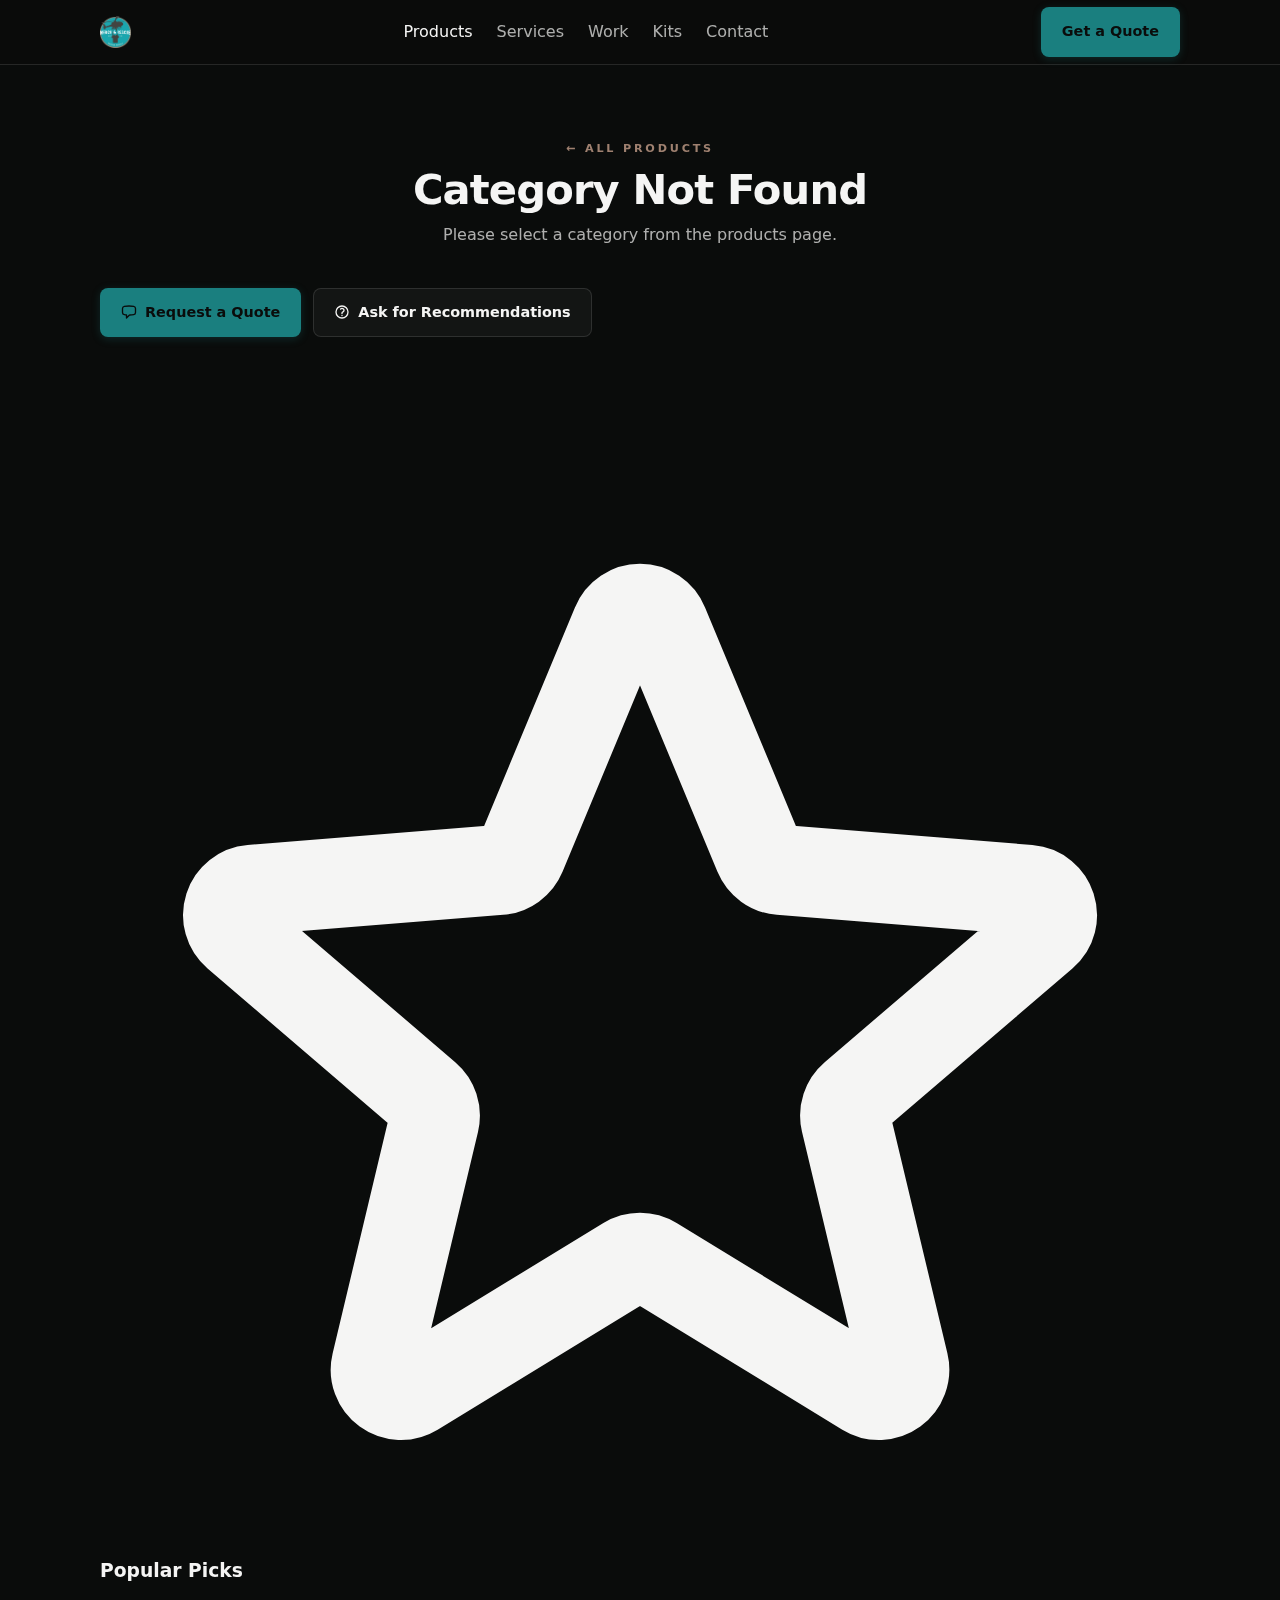
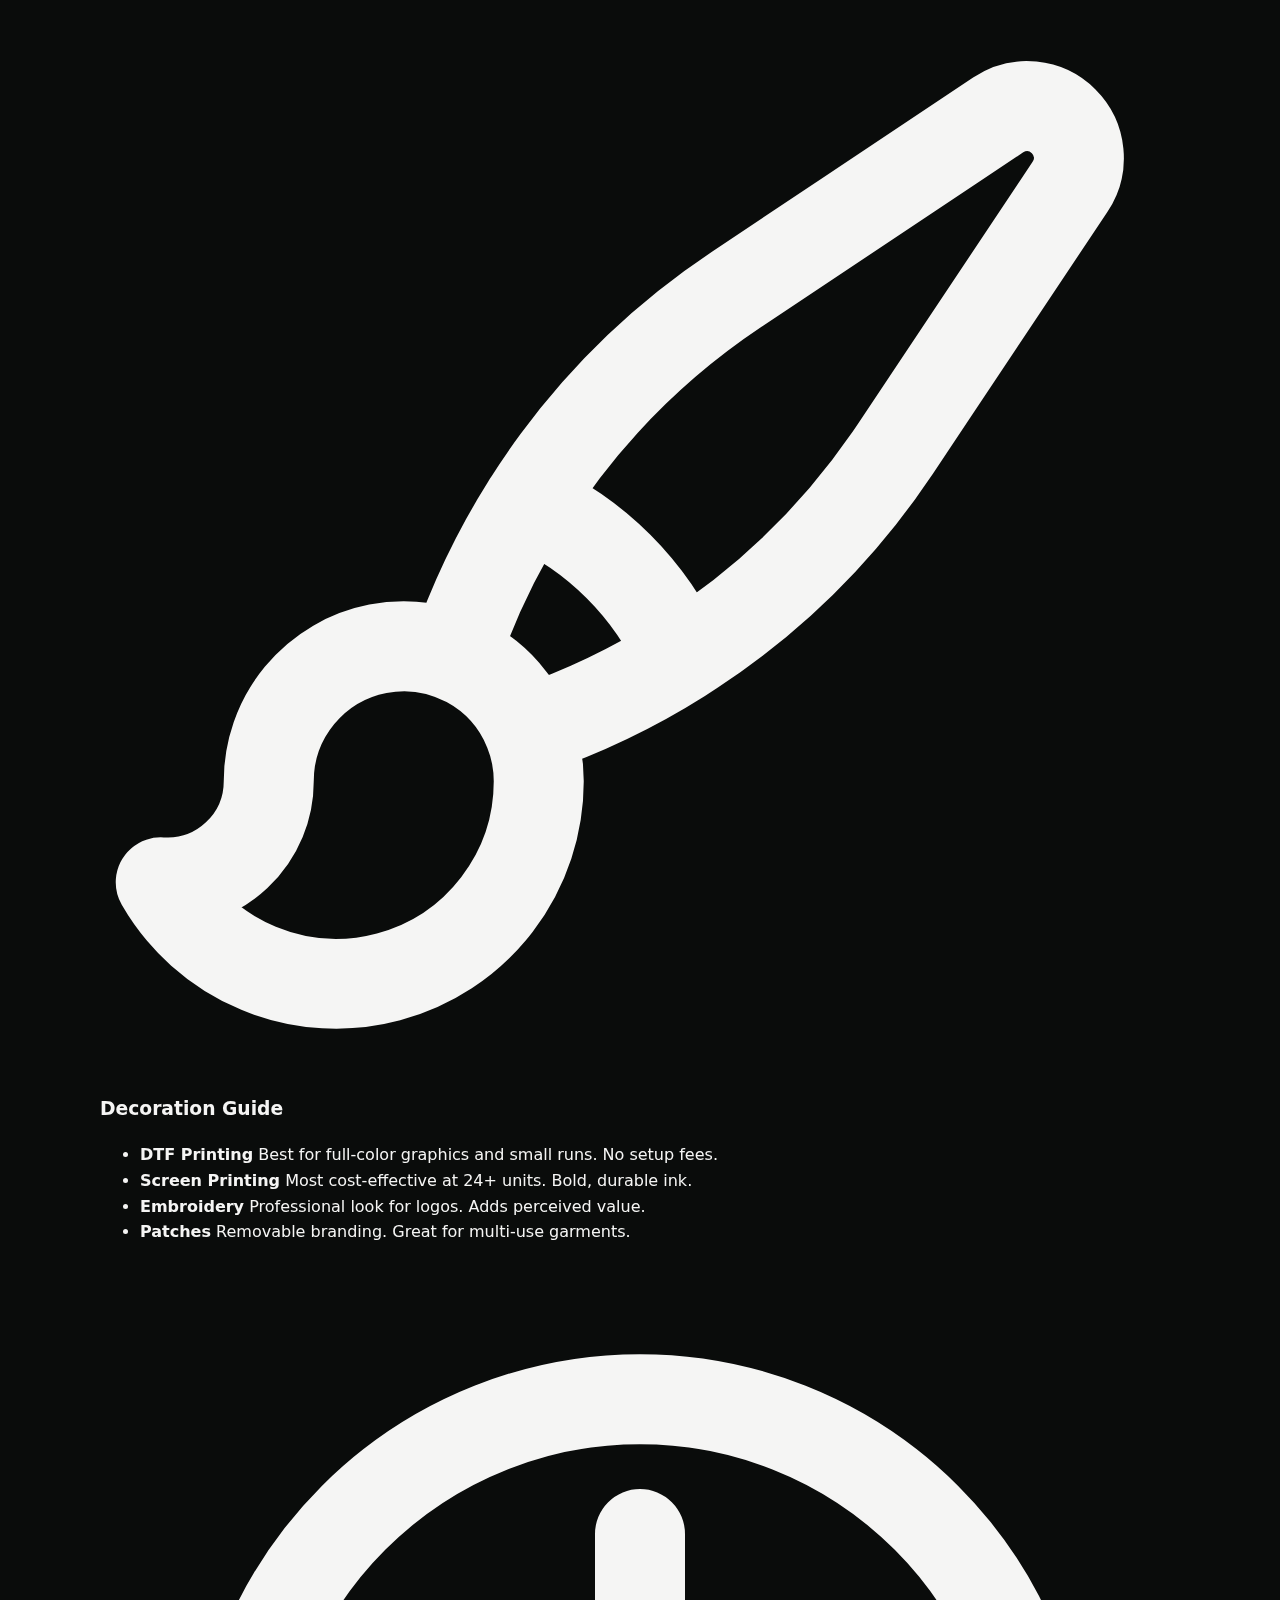
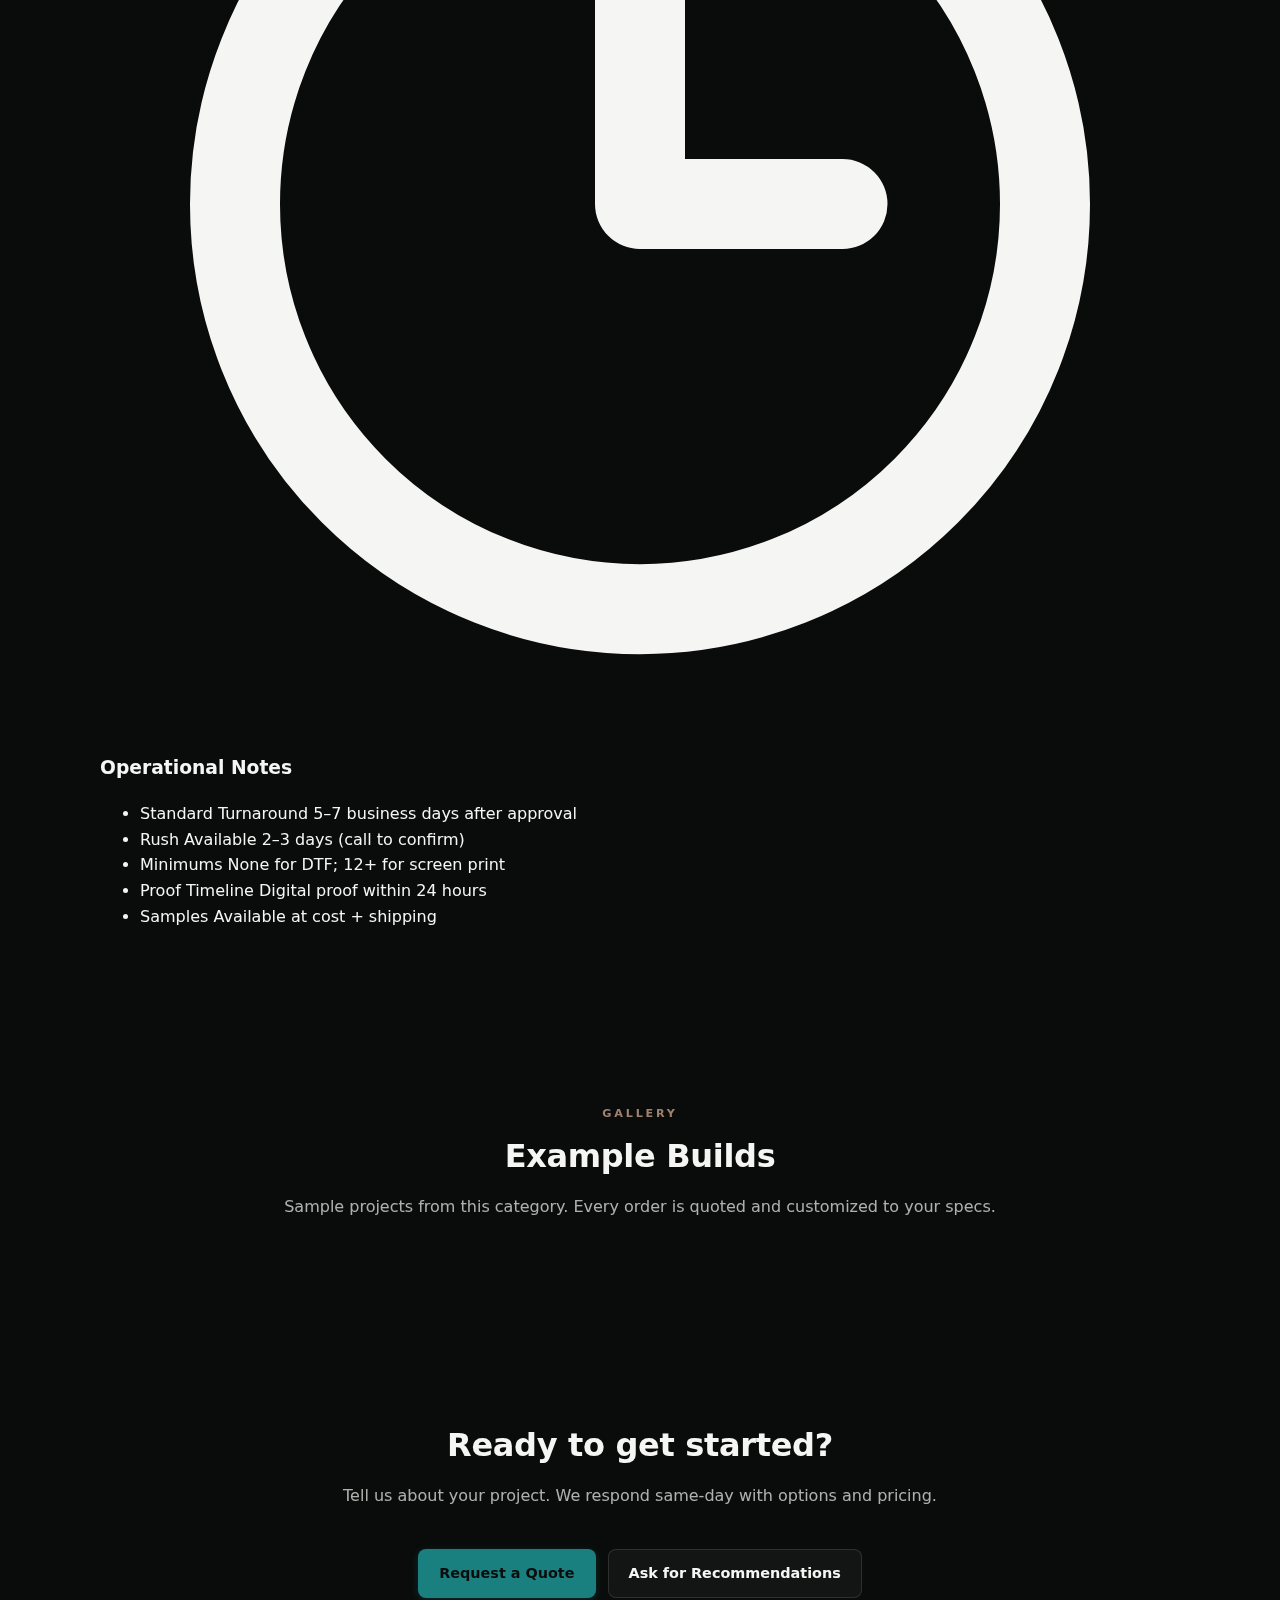
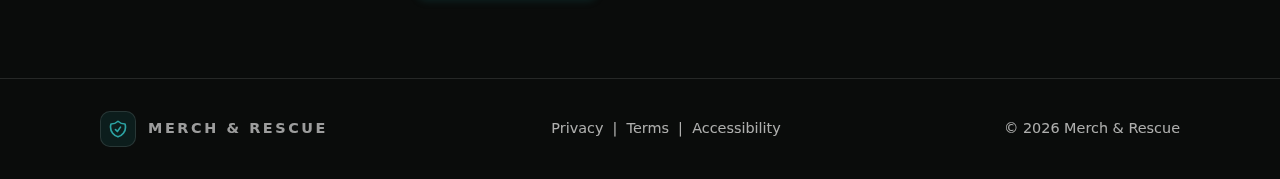
<file: category.html>
<!doctype html>
<html lang="en">
  <head>
    <meta charset="utf-8" />
    <meta name="viewport" content="width=device-width, initial-scale=1" />
    <title>Category — Merch & Rescue</title>
    <meta name="description" content="Browse products in this category. Quality blanks ready for your custom branding." />
    <link rel="stylesheet" href="styles.css" />
  </head>
  <body>
    <header>
      <div class="container nav">
        <div class="brand">
          <a href="/">
            <img class="logo" src="assets/logo.png" alt="Merch &amp; Rescue logo" />
          </a>
        </div>
        <nav>
          <div class="links">
            <a href="/products.html" class="active">Products</a>
            <a href="/services.html">Services</a>
            <a href="/work.html">Work</a>
            <a href="/kits.html">Kits</a>
            <a href="/contact.html">Contact</a>
          </div>
        </nav>
        <a class="btn primary" href="/contact.html">Get a Quote</a>
      </div>
    </header>

    <main>
      <section class="page-hero section category-hero">
        <div class="container">
          <p class="kicker"><a href="/products.html" class="back-link">← All Products</a></p>
          <div class="category-hero-header">
            <span id="tier-badge" class="tier-badge"></span>
            <h1 id="category-title" class="h1 text-center">Category</h1>
          </div>
          <p id="category-subtitle" class="sub category-subtitle"></p>
          <p id="category-blurb" class="hero-blurb"></p>
          <div id="category-tags" class="hero-tags"></div>
          <div class="hero-actions">
            <a id="quote-cta" class="btn primary" href="/contact.html">
              <svg xmlns="http://www.w3.org/2000/svg" fill="none" viewBox="0 0 24 24" stroke-width="2" stroke="currentColor"><path stroke-linecap="round" stroke-linejoin="round" d="M2.25 12.76c0 1.6 1.123 2.994 2.707 3.227 1.087.16 2.185.283 3.293.369V21l4.076-4.076a1.526 1.526 0 011.037-.443 48.282 48.282 0 005.68-.494c1.584-.233 2.707-1.626 2.707-3.228V6.741c0-1.602-1.123-2.995-2.707-3.228A48.394 48.394 0 0012 3c-2.392 0-4.744.175-7.043.513C3.373 3.746 2.25 5.14 2.25 6.741v6.018z" /></svg>
              Request a Quote
            </a>
            <a id="help-cta" class="btn" href="/contact.html">
              <svg xmlns="http://www.w3.org/2000/svg" fill="none" viewBox="0 0 24 24" stroke-width="2" stroke="currentColor"><path stroke-linecap="round" stroke-linejoin="round" d="M9.879 7.519c1.171-1.025 3.071-1.025 4.242 0 1.172 1.025 1.172 2.687 0 3.712-.203.179-.43.326-.67.442-.745.361-1.45.999-1.45 1.827v.75M21 12a9 9 0 11-18 0 9 9 0 0118 0zm-9 5.25h.008v.008H12v-.008z" /></svg>
              Ask for Recommendations
            </a>
          </div>
        </div>
      </section>

      <section class="section">
        <div class="container">
          <div class="showroom-grid">
            <!-- Popular Picks -->
            <div class="showroom-card">
              <h3 class="showroom-card-title">
                <svg xmlns="http://www.w3.org/2000/svg" fill="none" viewBox="0 0 24 24" stroke-width="2" stroke="currentColor"><path stroke-linecap="round" stroke-linejoin="round" d="M11.48 3.499a.562.562 0 011.04 0l2.125 5.111a.563.563 0 00.475.345l5.518.442c.499.04.701.663.321.988l-4.204 3.602a.563.563 0 00-.182.557l1.285 5.385a.562.562 0 01-.84.61l-4.725-2.885a.563.563 0 00-.586 0L6.982 20.54a.562.562 0 01-.84-.61l1.285-5.386a.562.562 0 00-.182-.557l-4.204-3.602a.563.563 0 01.321-.988l5.518-.442a.563.563 0 00.475-.345L11.48 3.5z" /></svg>
                Popular Picks
              </h3>
              <ul class="picks-list" id="picks-list">
                <!-- Rendered by JS -->
              </ul>
            </div>

            <!-- Decoration Recommendations -->
            <div class="showroom-card">
              <h3 class="showroom-card-title">
                <svg xmlns="http://www.w3.org/2000/svg" fill="none" viewBox="0 0 24 24" stroke-width="2" stroke="currentColor"><path stroke-linecap="round" stroke-linejoin="round" d="M9.53 16.122a3 3 0 00-5.78 1.128 2.25 2.25 0 01-2.4 2.245 4.5 4.5 0 008.4-2.245c0-.399-.078-.78-.22-1.128zm0 0a15.998 15.998 0 003.388-1.62m-5.043-.025a15.994 15.994 0 011.622-3.395m3.42 3.42a15.995 15.995 0 004.764-4.648l3.876-5.814a1.151 1.151 0 00-1.597-1.597L14.146 6.32a15.996 15.996 0 00-4.649 4.763m3.42 3.42a6.776 6.776 0 00-3.42-3.42" /></svg>
                Decoration Guide
              </h3>
              <ul class="decoration-list">
                <li>
                  <strong>DTF Printing</strong>
                  <span>Best for full-color graphics and small runs. No setup fees.</span>
                </li>
                <li>
                  <strong>Screen Printing</strong>
                  <span>Most cost-effective at 24+ units. Bold, durable ink.</span>
                </li>
                <li>
                  <strong>Embroidery</strong>
                  <span>Professional look for logos. Adds perceived value.</span>
                </li>
                <li>
                  <strong>Patches</strong>
                  <span>Removable branding. Great for multi-use garments.</span>
                </li>
              </ul>
            </div>

            <!-- Operational Notes -->
            <div class="showroom-card">
              <h3 class="showroom-card-title">
                <svg xmlns="http://www.w3.org/2000/svg" fill="none" viewBox="0 0 24 24" stroke-width="2" stroke="currentColor"><path stroke-linecap="round" stroke-linejoin="round" d="M12 6v6h4.5m4.5 0a9 9 0 11-18 0 9 9 0 0118 0z" /></svg>
                Operational Notes
              </h3>
              <ul class="ops-list">
                <li>
                  <span class="ops-label">Standard Turnaround</span>
                  <span class="ops-value">5–7 business days after approval</span>
                </li>
                <li>
                  <span class="ops-label">Rush Available</span>
                  <span class="ops-value">2–3 days (call to confirm)</span>
                </li>
                <li>
                  <span class="ops-label">Minimums</span>
                  <span class="ops-value">None for DTF; 12+ for screen print</span>
                </li>
                <li>
                  <span class="ops-label">Proof Timeline</span>
                  <span class="ops-value">Digital proof within 24 hours</span>
                </li>
                <li>
                  <span class="ops-label">Samples</span>
                  <span class="ops-value">Available at cost + shipping</span>
                </li>
              </ul>
            </div>
          </div>
        </div>
      </section>

      <section id="catalog-section" class="section alt" hidden>
        <div class="container">
          <div class="kicker">Blanks</div>
          <h2 class="h2">Catalog Preview</h2>
          <p class="sub">Sample blanks available in this category. We source from multiple suppliers to find the best fit for your project.</p>
          <div id="catalog-grid" class="catalog-grid"></div>
          <div class="catalog-footer">
            <a id="catalog-cta" class="btn" href="#">View Full Supplier Catalog</a>
          </div>
        </div>
      </section>

      <section class="section">
        <div class="container">
          <div class="kicker">Gallery</div>
          <h2 class="h2">Example Builds</h2>
          <p class="sub">Sample projects from this category. Every order is quoted and customized to your specs.</p>
          <div id="example-gallery" class="gallery-grid">
            <!-- Placeholder tiles rendered by JS -->
          </div>
        </div>
      </section>

      <section class="section">
        <div class="container text-center">
          <h2 class="h2">Ready to get started?</h2>
          <p class="sub">Tell us about your project. We respond same-day with options and pricing.</p>
          <div class="hero-actions" style="justify-content: center;">
            <a id="quote-cta-bottom" class="btn primary" href="/contact.html">Request a Quote</a>
            <a id="help-cta-bottom" class="btn" href="/contact.html">Ask for Recommendations</a>
          </div>
        </div>
      </section>
    </main>

    <footer>
      <div class="container footer-inner">
        <div class="brand">
          <div class="chip" aria-hidden="true">
            <svg xmlns="http://www.w3.org/2000/svg" fill="none" viewBox="0 0 24 24" stroke-width="2" stroke="currentColor"><path stroke-linecap="round" stroke-linejoin="round" d="M9 12.75L11.25 15 15 9.75m-3-7.036A11.959 11.959 0 013.598 6 11.99 11.99 0 003 9.749c0 5.592 3.824 10.29 9 11.623 5.176-1.332 9-6.03 9-11.622 0-1.31-.21-2.571-.598-3.751h-.152c-3.196 0-6.1-1.248-8.25-3.285z" /></svg>
          </div>
          <span>MERCH &amp; RESCUE</span>
        </div>
        <div class="small"><a href="#">Privacy</a> &nbsp;|&nbsp; <a href="#">Terms</a> &nbsp;|&nbsp; <a href="#">Accessibility</a></div>
        <div class="small">© <span id="year"></span> Merch &amp; Rescue</div>
      </div>
    </footer>

    <script src="products-data.js"></script>
    <script>
      document.getElementById("year").textContent = new Date().getFullYear();

      (function() {
        // Get category ID from query string
        const params = new URLSearchParams(window.location.search);
        const categoryId = params.get('c');

        if (!categoryId || typeof PRODUCT_CATEGORIES === 'undefined') {
          document.getElementById('category-title').textContent = 'Category Not Found';
          document.getElementById('category-subtitle').textContent = 'Please select a category from the products page.';
          return;
        }

        // Find category in data
        let category = null;
        for (const group of PRODUCT_CATEGORIES) {
          const found = group.items.find(item => item.id === categoryId);
          if (found) {
            category = { ...found, group: group.group };
            break;
          }
        }

        if (!category) {
          document.getElementById('category-title').textContent = 'Category Not Found';
          document.getElementById('category-subtitle').textContent = 'Please select a category from the products page.';
          return;
        }

        // Update page content
        document.title = `${category.title} : ${category.label} — Merch & Rescue`;
        document.getElementById('category-title').textContent = category.title;
        document.getElementById('category-subtitle').textContent = `${category.group} : ${category.label}`;
        document.getElementById('category-blurb').textContent = category.blurb;

        // Set tier badge
        const tierBadge = document.getElementById('tier-badge');
        const tier = category.tier || 'core';
        tierBadge.textContent = tier.charAt(0).toUpperCase() + tier.slice(1);
        tierBadge.classList.add(`tier-${tier}`);

        // Render tags (filter out tier/fit tags already shown)
        const tagsContainer = document.getElementById('category-tags');
        const decorationTags = category.tags.filter(tag =>
          !['Value', 'Core', 'Premium', 'Unisex', "Women's"].includes(tag)
        );
        tagsContainer.innerHTML = decorationTags.map(tag =>
          `<span class="hero-tag">${tag}</span>`
        ).join('');

        // Update CTA links
        const quoteUrl = `/contact.html?service=products&category=${categoryId}`;
        const helpUrl = `/contact.html?service=products-help&category=${categoryId}`;
        document.getElementById('quote-cta').href = quoteUrl;
        document.getElementById('quote-cta-bottom').href = quoteUrl;
        document.getElementById('help-cta').href = helpUrl;
        document.getElementById('help-cta-bottom').href = helpUrl;

        // Popular picks (static placeholder data)
        const popularPicks = [
          { name: 'Ringspun Cotton Tee', note: 'Retail-soft, modern slim fit' },
          { name: 'Budget Cotton Tee', note: 'Affordable, true to size' },
          { name: 'CVC Blend Tee', note: 'Soft heathered fabric options' },
          { name: 'Garment-Dyed Tee', note: 'Vintage wash, relaxed fit' },
          { name: 'Heavyweight Tee', note: 'Premium weight, boxy cut' },
          { name: 'Tri-Blend Tee', note: 'Sustainable fabric option' }
        ];

        const picksList = document.getElementById('picks-list');
        picksList.innerHTML = popularPicks.map(pick => `
          <li class="pick-item">
            <span class="pick-name">${pick.name}</span>
            <span class="pick-note">${pick.note}</span>
          </li>
        `).join('');

        // Render placeholder gallery
        const gallery = document.getElementById('example-gallery');
        const placeholders = Array(8).fill(null).map((_, i) => `
          <div class="gallery-placeholder">
            <div class="placeholder-inner">
              <svg xmlns="http://www.w3.org/2000/svg" fill="none" viewBox="0 0 24 24" stroke-width="1" stroke="currentColor"><path stroke-linecap="round" stroke-linejoin="round" d="M2.25 15.75l5.159-5.159a2.25 2.25 0 013.182 0l5.159 5.159m-1.5-1.5l1.409-1.409a2.25 2.25 0 013.182 0l2.909 2.909m-18 3.75h16.5a1.5 1.5 0 001.5-1.5V6a1.5 1.5 0 00-1.5-1.5H3.75A1.5 1.5 0 002.25 6v12a1.5 1.5 0 001.5 1.5zm10.5-11.25h.008v.008h-.008V8.25zm.375 0a.375.375 0 11-.75 0 .375.375 0 01.75 0z" /></svg>
              <span class="small">Example ${i + 1}</span>
            </div>
          </div>
        `).join('');
        gallery.innerHTML = placeholders;

        // Fetch and render catalog preview
        fetch('/api/catalog.json')
          .then(res => res.ok ? res.json() : null)
          .then(catalog => {
            if (!catalog || !catalog[categoryId]) return;

            const items = catalog[categoryId].slice(0, 12);
            if (items.length === 0) return;

            const catalogSection = document.getElementById('catalog-section');
            const catalogGrid = document.getElementById('catalog-grid');

            catalogGrid.innerHTML = items.map(item => `
              <div class="catalog-item">
                <div class="catalog-item-image">
                  <svg xmlns="http://www.w3.org/2000/svg" fill="none" viewBox="0 0 24 24" stroke-width="1" stroke="currentColor"><path stroke-linecap="round" stroke-linejoin="round" d="M2.25 15.75l5.159-5.159a2.25 2.25 0 013.182 0l5.159 5.159m-1.5-1.5l1.409-1.409a2.25 2.25 0 013.182 0l2.909 2.909m-18 3.75h16.5a1.5 1.5 0 001.5-1.5V6a1.5 1.5 0 00-1.5-1.5H3.75A1.5 1.5 0 002.25 6v12a1.5 1.5 0 001.5 1.5zm10.5-11.25h.008v.008h-.008V8.25zm.375 0a.375.375 0 11-.75 0 .375.375 0 01.75 0z" /></svg>
                </div>
                <div class="catalog-item-content">
                  <div class="catalog-item-header">
                    <span class="catalog-item-name">${item.name}</span>
                    <span class="catalog-item-sku">${item.sku}</span>
                  </div>
                  <p class="catalog-item-desc">${item.description}</p>
                  <div class="catalog-item-meta">
                    <span>${item.colorsCount} colors</span>
                    <span>${item.sizeRange}</span>
                  </div>
                </div>
              </div>
            `).join('');

            catalogSection.hidden = false;
          })
          .catch(() => {});
      })();
    </script>
  </body>
</html>
</file>
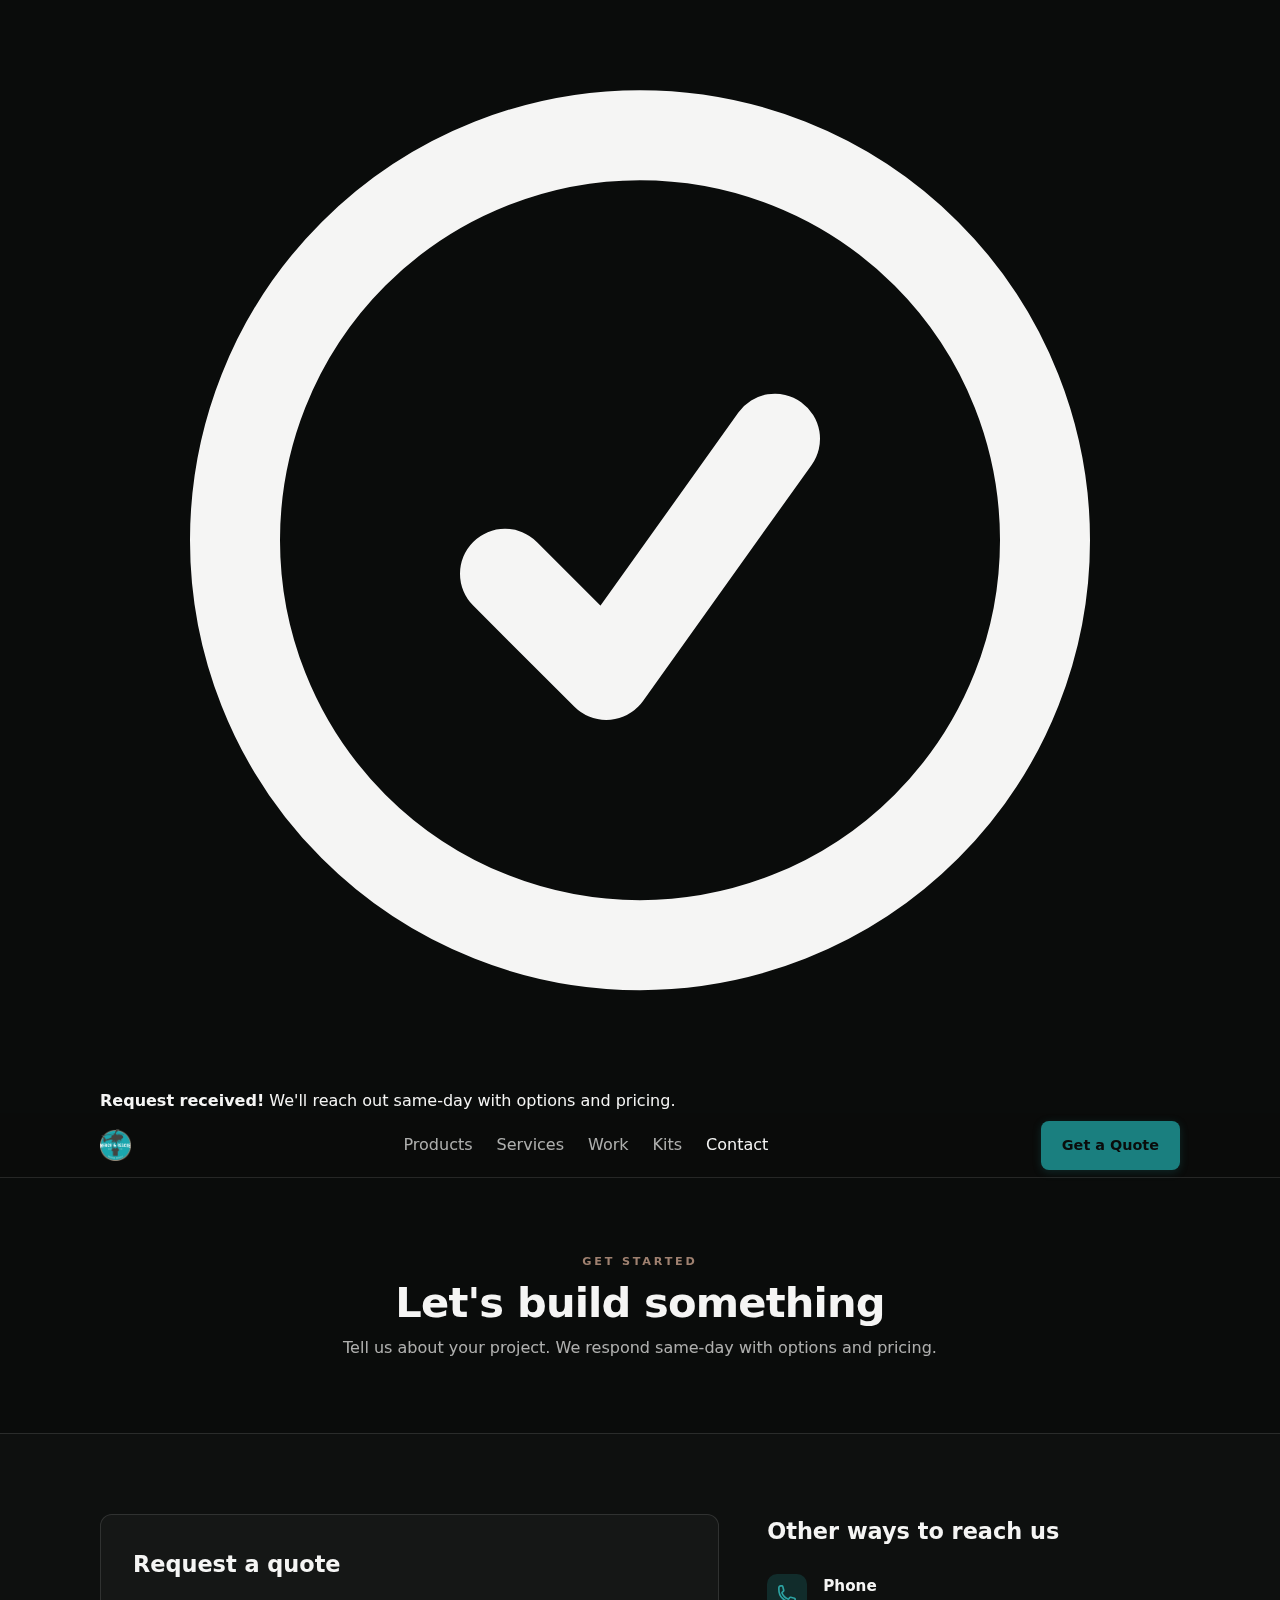
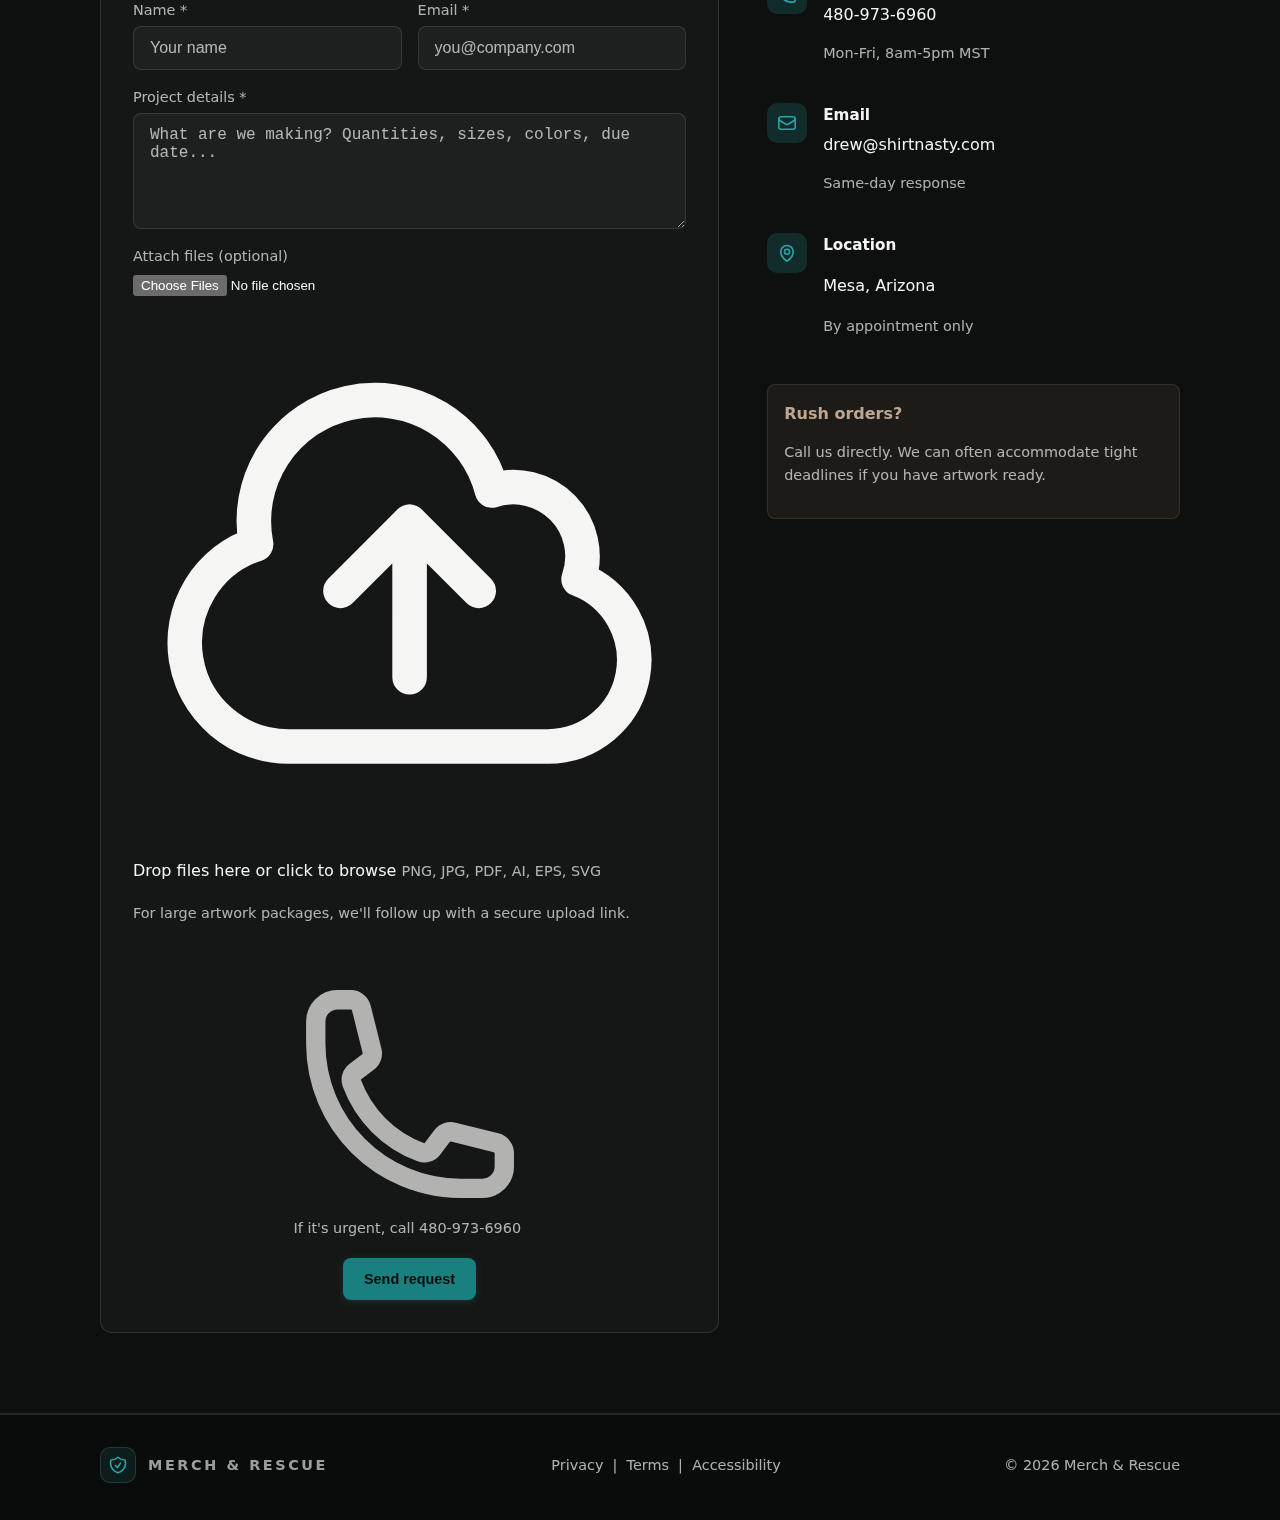
<file: contact.html>
<!doctype html>
<html lang="en">
  <head>
    <meta charset="utf-8" />
    <meta name="viewport" content="width=device-width, initial-scale=1" />
    <title>Contact — Merch & Rescue</title>
    <meta name="description" content="Get a quote for DTF, screen print, embroidery, or custom kits. Same-day response guaranteed." />
    <link rel="stylesheet" href="styles.css" />
  </head>
  <body>
    <div id="thanks-banner" class="thanks-banner">
      <div class="container">
        <div class="thanks-content">
          <svg xmlns="http://www.w3.org/2000/svg" fill="none" viewBox="0 0 24 24" stroke-width="2" stroke="currentColor"><path stroke-linecap="round" stroke-linejoin="round" d="M9 12.75L11.25 15 15 9.75M21 12a9 9 0 11-18 0 9 9 0 0118 0z" /></svg>
          <div>
            <strong>Request received!</strong>
            <span>We'll reach out same-day with options and pricing.</span>
          </div>
        </div>
      </div>
    </div>
    <span id="thanks"></span>

    <header>
      <div class="container nav">
        <div class="brand">
          <a href="/">
            <img class="logo" src="assets/logo.png" alt="Merch &amp; Rescue logo" />
          </a>
        </div>
        <nav>
          <div class="links">
            <a href="/products.html">Products</a>
            <a href="/services.html">Services</a>
            <a href="/work.html">Work</a>
            <a href="/kits.html">Kits</a>
            <a href="/contact.html" class="active">Contact</a>
          </div>
        </nav>
        <a class="btn primary" href="#quote">Get a Quote</a>
      </div>
    </header>

    <main>
      <section class="page-hero section">
        <div class="container">
          <p class="kicker">Get Started</p>
          <h1 class="h1 text-center">Let's build something</h1>
          <p class="sub">Tell us about your project. We respond same-day with options and pricing.</p>
        </div>
      </section>

      <section id="quote" class="section alt">
        <div class="container">
          <div class="contact-layout">
            <div class="contact-form-wrapper">
              <h2 class="h3">Request a quote</h2>
              <form name="quote" method="POST" data-netlify="true" netlify-honeypot="bot-field" enctype="multipart/form-data" action="/contact.html#thanks" class="contact-form">
                
  <!-- Netlify required hidden fields -->
  <input type="hidden" name="form-name" value="quote" />
  <p style="display:none">
    <label>
      Don’t fill this out if you’re human:
      <input name="bot-field" />
    </label>
  </p>
                <div class="form-group">
                  <label class="small" for="name">Name <span class="required">*</span></label>
                  <input class="input" id="name" name="name" required placeholder="Your name" autocomplete="name" />
                </div>

                <div class="form-group">
                  <label class="small" for="email">Email <span class="required">*</span></label>
                  <input class="input" id="email" name="email" type="email" required placeholder="you@company.com" autocomplete="email" />
                </div>

                <div class="form-group full-width">
                  <label class="small" for="details">Project details <span class="required">*</span></label>
                  <textarea class="input" id="details" name="details" rows="5" required placeholder="What are we making? Quantities, sizes, colors, due date..."></textarea>
                </div>

                <div class="form-group full-width">
                  <label class="small" for="files">Attach files <span class="optional">(optional)</span></label>
                  <div class="file-upload-wrapper">
                    <input
                      type="file"
                      id="files"
                      name="files"
                      multiple
                      accept=".png,.jpg,.jpeg,.pdf,.ai,.eps,.svg"
                      class="file-input"
                    />
                    <label for="files" class="file-upload-label">
                      <svg xmlns="http://www.w3.org/2000/svg" fill="none" viewBox="0 0 24 24" stroke-width="1.5" stroke="currentColor"><path stroke-linecap="round" stroke-linejoin="round" d="M12 16.5V9.75m0 0l3 3m-3-3l-3 3M6.75 19.5a4.5 4.5 0 01-1.41-8.775 5.25 5.25 0 0110.233-2.33 3 3 0 013.758 3.848A3.752 3.752 0 0118 19.5H6.75z" /></svg>
                      <span>Drop files here or click to browse</span>
                      <span class="small">PNG, JPG, PDF, AI, EPS, SVG</span>
                    </label>
                  </div>
                  <div id="file-list" class="file-list" hidden></div>
                  <p class="small file-note">For large artwork packages, we'll follow up with a secure upload link.</p>
                </div>

                <div class="form-group full-width form-footer">
                  <p class="small urgent-note">
                    <svg xmlns="http://www.w3.org/2000/svg" fill="none" viewBox="0 0 24 24" stroke-width="2" stroke="currentColor"><path stroke-linecap="round" stroke-linejoin="round" d="M2.25 6.75c0 8.284 6.716 15 15 15h2.25a2.25 2.25 0 002.25-2.25v-1.372c0-.516-.351-.966-.852-1.091l-4.423-1.106c-.44-.11-.902.055-1.173.417l-.97 1.293c-.282.376-.769.542-1.21.38a12.035 12.035 0 01-7.143-7.143c-.162-.441.004-.928.38-1.21l1.293-.97c.363-.271.527-.734.417-1.173L6.963 3.102a1.125 1.125 0 00-1.091-.852H4.5A2.25 2.25 0 002.25 4.5v2.25z" /></svg>
                    If it's urgent, call <a href="tel:14809736960">480-973-6960</a>
                  </p>
                  <button class="btn primary" type="submit">Send request</button>
                </div>
              </form>
            </div>

            <div class="contact-info-wrapper">
              <h2 class="h3">Other ways to reach us</h2>

              <div class="contact-method">
                <div class="contact-icon">
                  <svg xmlns="http://www.w3.org/2000/svg" fill="none" viewBox="0 0 24 24" stroke-width="2" stroke="currentColor"><path stroke-linecap="round" stroke-linejoin="round" d="M2.25 6.75c0 8.284 6.716 15 15 15h2.25a2.25 2.25 0 002.25-2.25v-1.372c0-.516-.351-.966-.852-1.091l-4.423-1.106c-.44-.11-.902.055-1.173.417l-.97 1.293c-.282.376-.769.542-1.21.38a12.035 12.035 0 01-7.143-7.143c-.162-.441.004-.928.38-1.21l1.293-.97c.363-.271.527-.734.417-1.173L6.963 3.102a1.125 1.125 0 00-1.091-.852H4.5A2.25 2.25 0 002.25 4.5v2.25z" /></svg>
                </div>
                <div>
                  <h4>Phone</h4>
                  <a href="tel:14809736960" class="contact-link">480-973-6960</a>
                  <p class="small">Mon-Fri, 8am-5pm MST</p>
                </div>
              </div>

              <div class="contact-method">
                <div class="contact-icon">
                  <svg xmlns="http://www.w3.org/2000/svg" fill="none" viewBox="0 0 24 24" stroke-width="2" stroke="currentColor"><path stroke-linecap="round" stroke-linejoin="round" d="M21.75 6.75v10.5a2.25 2.25 0 01-2.25 2.25h-15a2.25 2.25 0 01-2.25-2.25V6.75m19.5 0A2.25 2.25 0 0019.5 4.5h-15a2.25 2.25 0 00-2.25 2.25m19.5 0v.243a2.25 2.25 0 01-1.07 1.916l-7.5 4.615a2.25 2.25 0 01-2.36 0L3.32 8.91a2.25 2.25 0 01-1.07-1.916V6.75" /></svg>
                </div>
                <div>
                  <h4>Email</h4>
                  <a href="mailto:drew@shirtnasty.com" class="contact-link">drew@shirtnasty.com</a>
                  <p class="small">Same-day response</p>
                </div>
              </div>

              <div class="contact-method">
                <div class="contact-icon">
                  <svg xmlns="http://www.w3.org/2000/svg" fill="none" viewBox="0 0 24 24" stroke-width="2" stroke="currentColor"><path stroke-linecap="round" stroke-linejoin="round" d="M15 10.5a3 3 0 11-6 0 3 3 0 016 0z" /><path stroke-linecap="round" stroke-linejoin="round" d="M19.5 10.5c0 7.142-7.5 11.25-7.5 11.25S4.5 17.642 4.5 10.5a7.5 7.5 0 1115 0z" /></svg>
                </div>
                <div>
                  <h4>Location</h4>
                  <p class="contact-link">Mesa, Arizona</p>
                  <p class="small">By appointment only</p>
                </div>
              </div>

              <div class="contact-note">
                <h4>Rush orders?</h4>
                <p class="small">Call us directly. We can often accommodate tight deadlines if you have artwork ready.</p>
              </div>
            </div>
          </div>
        </div>
      </section>
    </main>

    <footer>
      <div class="container footer-inner">
        <div class="brand">
          <div class="chip" aria-hidden="true">
            <svg xmlns="http://www.w3.org/2000/svg" fill="none" viewBox="0 0 24 24" stroke-width="2" stroke="currentColor"><path stroke-linecap="round" stroke-linejoin="round" d="M9 12.75L11.25 15 15 9.75m-3-7.036A11.959 11.959 0 013.598 6 11.99 11.99 0 003 9.749c0 5.592 3.824 10.29 9 11.623 5.176-1.332 9-6.03 9-11.622 0-1.31-.21-2.571-.598-3.751h-.152c-3.196 0-6.1-1.248-8.25-3.285z" /></svg>
          </div>
          <span>MERCH &amp; RESCUE</span>
        </div>
        <div class="small"><a href="#">Privacy</a> &nbsp;|&nbsp; <a href="#">Terms</a> &nbsp;|&nbsp; <a href="#">Accessibility</a></div>
        <div class="small">© <span id="year"></span> Merch &amp; Rescue</div>
      </div>
    </footer>

    <script>
      document.getElementById("year").textContent = new Date().getFullYear();

      // Show thanks banner if redirected after form submission
      if (window.location.hash === '#thanks') {
        document.getElementById('thanks-banner').classList.add('show');
      }

      // File upload handling (drag & drop preview only)
      (function() {
        const fileInput = document.getElementById('files');
        const fileList = document.getElementById('file-list');

        // Display selected files
        fileInput.addEventListener('change', function() {
          const files = Array.from(this.files);
          if (files.length === 0) {
            fileList.hidden = true;
            fileList.innerHTML = '';
            return;
          }

          fileList.hidden = false;
          fileList.innerHTML = files.map((file) => `
            <div class="file-item">
              <svg xmlns="http://www.w3.org/2000/svg" fill="none" viewBox="0 0 24 24" stroke-width="1.5" stroke="currentColor"><path stroke-linecap="round" stroke-linejoin="round" d="M19.5 14.25v-2.625a3.375 3.375 0 00-3.375-3.375h-1.5A1.125 1.125 0 0113.5 7.125v-1.5a3.375 3.375 0 00-3.375-3.375H8.25m2.25 0H5.625c-.621 0-1.125.504-1.125 1.125v17.25c0 .621.504 1.125 1.125 1.125h12.75c.621 0 1.125-.504 1.125-1.125V11.25a9 9 0 00-9-9z" /></svg>
              <span class="file-name">${escapeHtml(file.name)}</span>
              <span class="file-size">${formatFileSize(file.size)}</span>
            </div>
          `).join('');
        });

        function formatFileSize(bytes) {
          if (bytes < 1024) return bytes + ' B';
          if (bytes < 1024 * 1024) return (bytes / 1024).toFixed(1) + ' KB';
          return (bytes / (1024 * 1024)).toFixed(1) + ' MB';
        }

        function escapeHtml(str) {
          const div = document.createElement('div');
          div.textContent = str;
          return div.innerHTML;
        }

        // Drag and drop styling
        const dropZone = document.querySelector('.file-upload-wrapper');

        ['dragenter', 'dragover'].forEach(event => {
          dropZone.addEventListener(event, e => {
            e.preventDefault();
            dropZone.classList.add('drag-over');
          });
        });

        ['dragleave', 'drop'].forEach(event => {
          dropZone.addEventListener(event, e => {
            e.preventDefault();
            dropZone.classList.remove('drag-over');
          });
        });
      })();
    </script>
  </body>
</html>
</file>
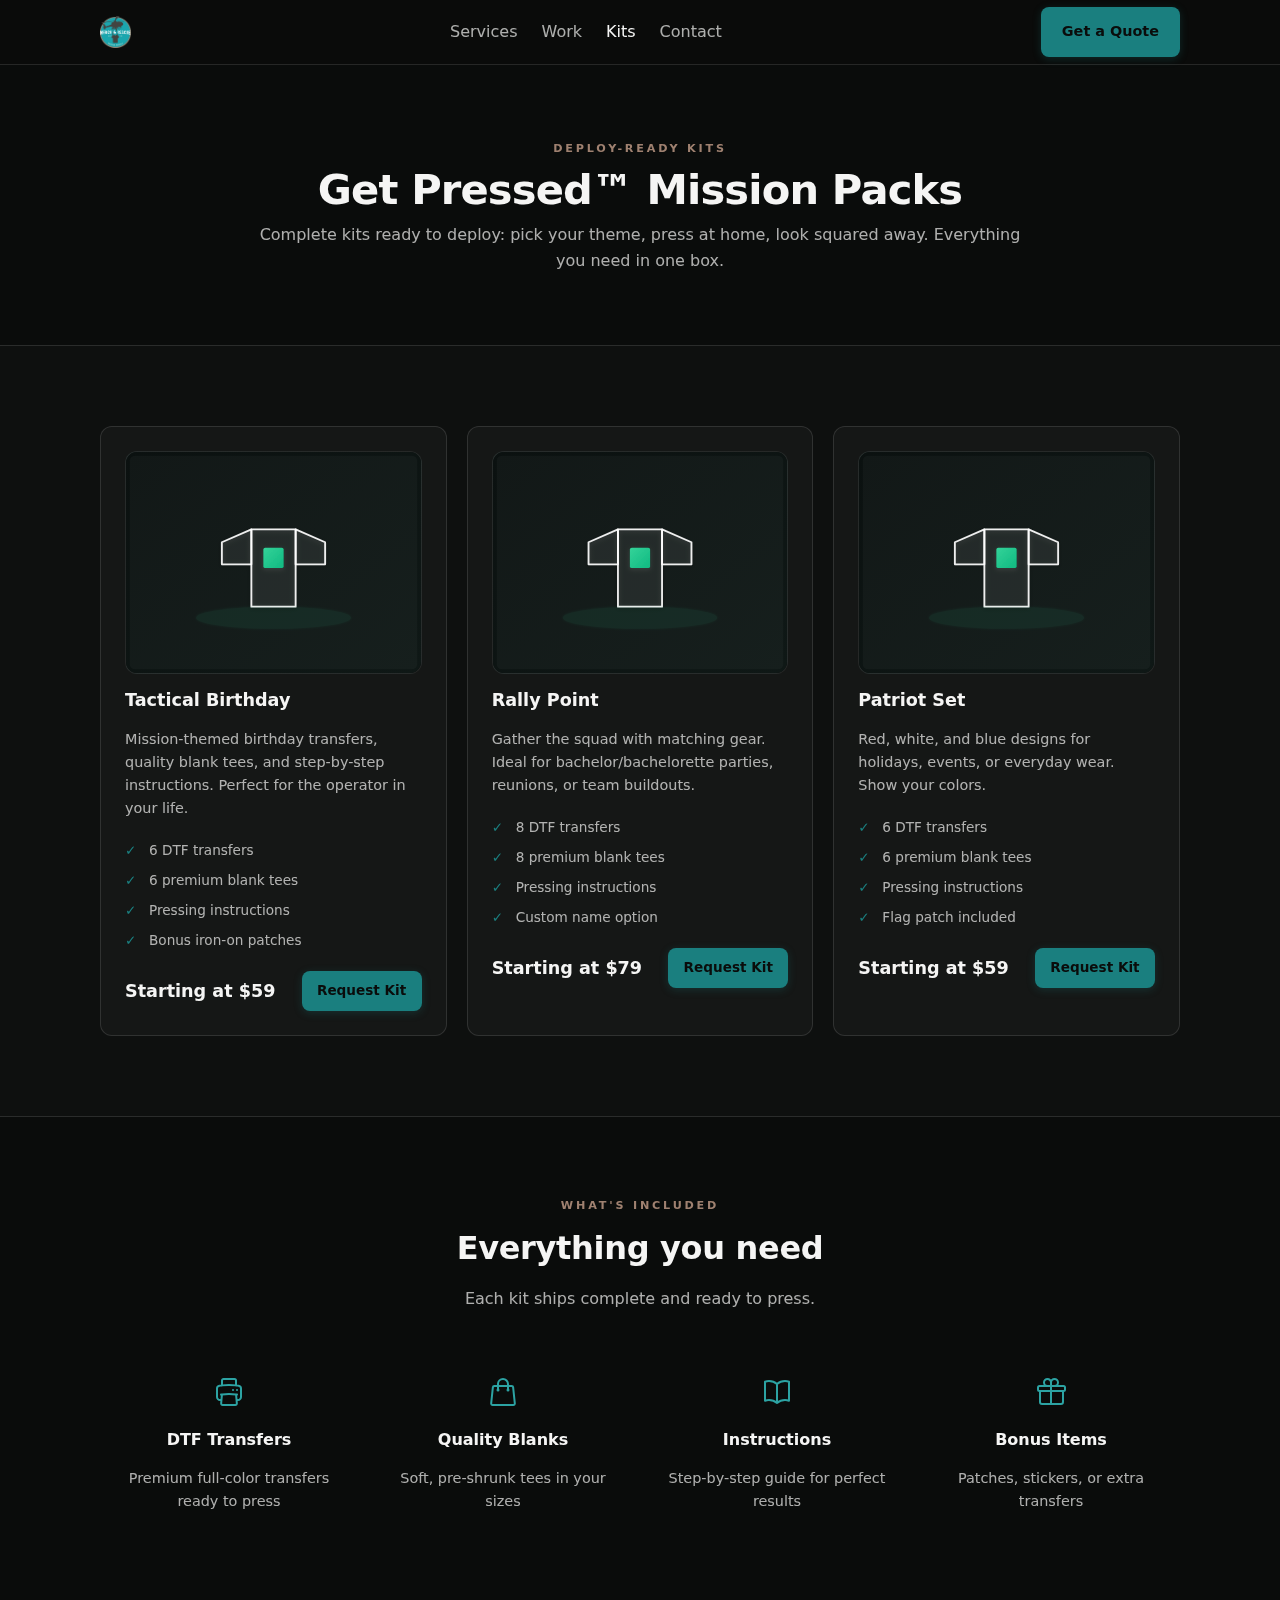
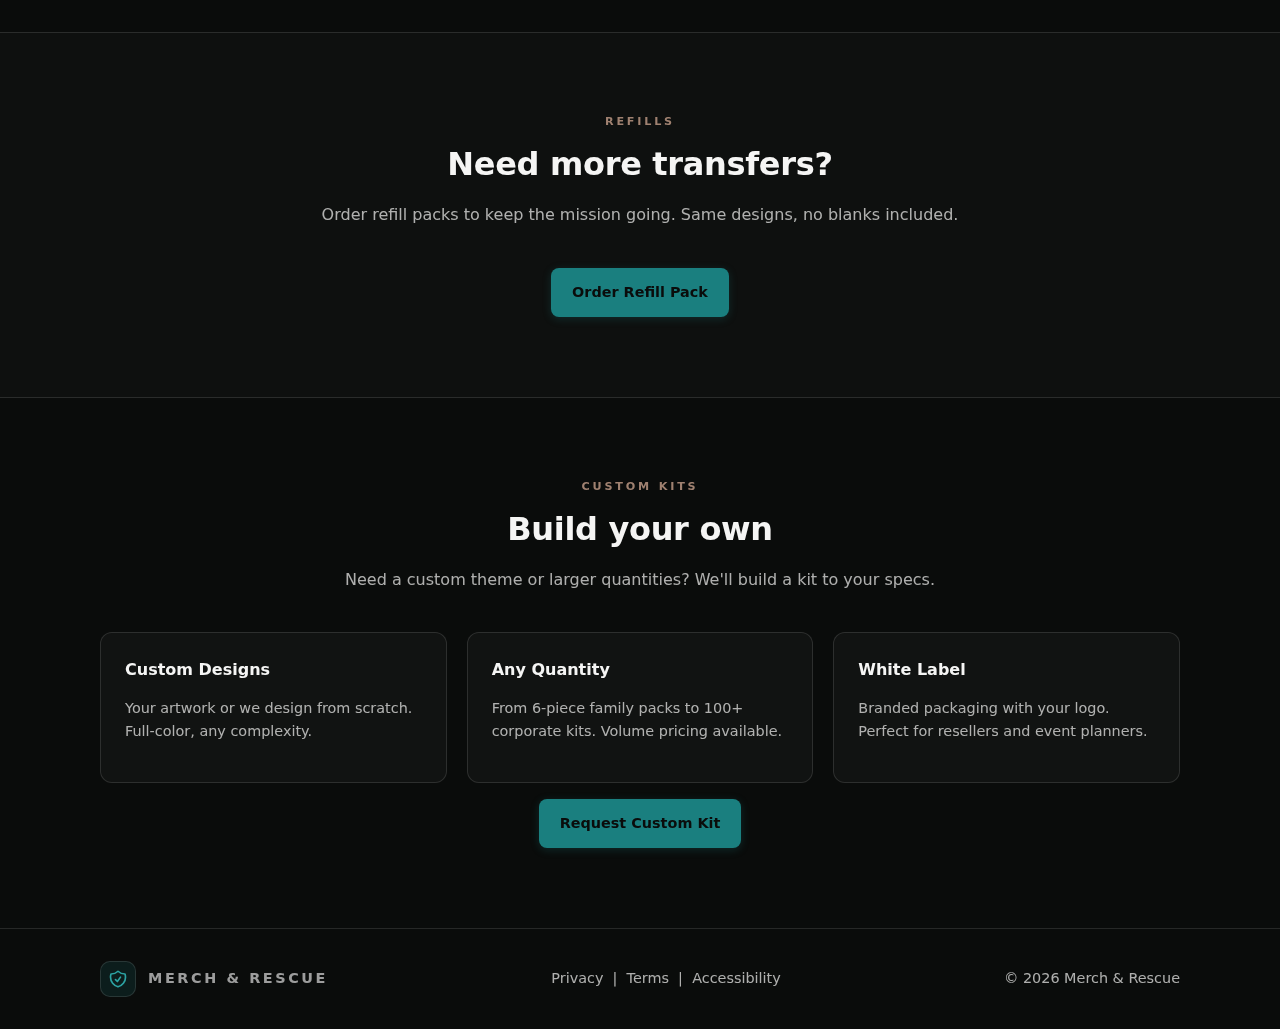
<file: kits.html>
<!doctype html>
<html lang="en">
  <head>
    <meta charset="utf-8" />
    <meta name="viewport" content="width=device-width, initial-scale=1" />
    <title>Get Pressed™ Kits — Merch & Rescue</title>
    <meta name="description" content="Deploy-ready DIY merch kits. Pick your theme, press at home, look squared away." />
    <link rel="stylesheet" href="styles.css" />
  </head>
  <body>
    <header>
      <div class="container nav">
        <div class="brand">
          <a href="/">
            <img class="logo" src="assets/logo.png" alt="Merch &amp; Rescue logo" />
          </a>
        </div>
        <nav>
          <div class="links">
            <a href="/services.html">Services</a>
            <a href="/work.html">Work</a>
            <a href="/kits.html" class="active">Kits</a>
            <a href="/contact.html">Contact</a>
          </div>
        </nav>
        <a class="btn primary" href="/contact.html">Get a Quote</a>
      </div>
    </header>

    <main>
      <section class="page-hero section">
        <div class="container">
          <p class="kicker">Deploy-Ready Kits</p>
          <h1 class="h1 text-center">Get Pressed™ Mission Packs</h1>
          <p class="sub">Complete kits ready to deploy: pick your theme, press at home, look squared away. Everything you need in one box.</p>
        </div>
      </section>

      <section class="section alt">
        <div class="container">
          <div class="grid cols-3">
            <div class="card kit-card">
              <div class="gallery-tile">
                <img src="assets/blank-tee.svg" alt="Tactical Birthday kit preview">
              </div>
              <h3>Tactical Birthday</h3>
              <p class="small">Mission-themed birthday transfers, quality blank tees, and step-by-step instructions. Perfect for the operator in your life.</p>
              <ul class="kit-includes">
                <li>6 DTF transfers</li>
                <li>6 premium blank tees</li>
                <li>Pressing instructions</li>
                <li>Bonus iron-on patches</li>
              </ul>
              <div class="kit-card-footer">
                <span class="kit-price">Starting at $59</span>
                <a class="btn primary small" href="/contact.html?kit=tactical-birthday">Request Kit</a>
              </div>
            </div>

            <div class="card kit-card">
              <div class="gallery-tile">
                <img src="assets/blank-tee.svg" alt="Rally Point kit preview">
              </div>
              <h3>Rally Point</h3>
              <p class="small">Gather the squad with matching gear. Ideal for bachelor/bachelorette parties, reunions, or team buildouts.</p>
              <ul class="kit-includes">
                <li>8 DTF transfers</li>
                <li>8 premium blank tees</li>
                <li>Pressing instructions</li>
                <li>Custom name option</li>
              </ul>
              <div class="kit-card-footer">
                <span class="kit-price">Starting at $79</span>
                <a class="btn primary small" href="/contact.html?kit=rally-point">Request Kit</a>
              </div>
            </div>

            <div class="card kit-card">
              <div class="gallery-tile">
                <img src="assets/blank-tee.svg" alt="Patriot Set kit preview">
              </div>
              <h3>Patriot Set</h3>
              <p class="small">Red, white, and blue designs for holidays, events, or everyday wear. Show your colors.</p>
              <ul class="kit-includes">
                <li>6 DTF transfers</li>
                <li>6 premium blank tees</li>
                <li>Pressing instructions</li>
                <li>Flag patch included</li>
              </ul>
              <div class="kit-card-footer">
                <span class="kit-price">Starting at $59</span>
                <a class="btn primary small" href="/contact.html?kit=patriot-set">Request Kit</a>
              </div>
            </div>
          </div>
        </div>
      </section>

      <section class="section">
        <div class="container">
          <div class="kicker">What's included</div>
          <h2 class="h2">Everything you need</h2>
          <p class="sub">Each kit ships complete and ready to press.</p>
          <div class="grid cols-4 kit-features">
            <div class="kit-feature">
              <svg xmlns="http://www.w3.org/2000/svg" fill="none" viewBox="0 0 24 24" stroke-width="1.5" stroke="currentColor"><path stroke-linecap="round" stroke-linejoin="round" d="M6.72 13.829c-.24.03-.48.062-.72.096m.72-.096a42.415 42.415 0 0110.56 0m-10.56 0L6.34 18m10.94-4.171c.24.03.48.062.72.096m-.72-.096L17.66 18m0 0l.229 2.523a1.125 1.125 0 01-1.12 1.227H7.231c-.662 0-1.18-.568-1.12-1.227L6.34 18m11.318 0h1.091A2.25 2.25 0 0021 15.75V9.456c0-1.081-.768-2.015-1.837-2.175a48.055 48.055 0 00-1.913-.247M6.34 18H5.25A2.25 2.25 0 013 15.75V9.456c0-1.081.768-2.015 1.837-2.175a48.041 48.041 0 011.913-.247m10.5 0a48.536 48.536 0 00-10.5 0m10.5 0V3.375c0-.621-.504-1.125-1.125-1.125h-8.25c-.621 0-1.125.504-1.125 1.125v3.659M18 10.5h.008v.008H18V10.5zm-3 0h.008v.008H15V10.5z" /></svg>
              <h4>DTF Transfers</h4>
              <p class="small">Premium full-color transfers ready to press</p>
            </div>
            <div class="kit-feature">
              <svg xmlns="http://www.w3.org/2000/svg" fill="none" viewBox="0 0 24 24" stroke-width="1.5" stroke="currentColor"><path stroke-linecap="round" stroke-linejoin="round" d="M15.75 10.5V6a3.75 3.75 0 10-7.5 0v4.5m11.356-1.993l1.263 12c.07.665-.45 1.243-1.119 1.243H4.25a1.125 1.125 0 01-1.12-1.243l1.264-12A1.125 1.125 0 015.513 7.5h12.974c.576 0 1.059.435 1.119 1.007zM8.625 10.5a.375.375 0 11-.75 0 .375.375 0 01.75 0zm7.5 0a.375.375 0 11-.75 0 .375.375 0 01.75 0z" /></svg>
              <h4>Quality Blanks</h4>
              <p class="small">Soft, pre-shrunk tees in your sizes</p>
            </div>
            <div class="kit-feature">
              <svg xmlns="http://www.w3.org/2000/svg" fill="none" viewBox="0 0 24 24" stroke-width="1.5" stroke="currentColor"><path stroke-linecap="round" stroke-linejoin="round" d="M12 6.042A8.967 8.967 0 006 3.75c-1.052 0-2.062.18-3 .512v14.25A8.987 8.987 0 016 18c2.305 0 4.408.867 6 2.292m0-14.25a8.966 8.966 0 016-2.292c1.052 0 2.062.18 3 .512v14.25A8.987 8.987 0 0018 18a8.967 8.967 0 00-6 2.292m0-14.25v14.25" /></svg>
              <h4>Instructions</h4>
              <p class="small">Step-by-step guide for perfect results</p>
            </div>
            <div class="kit-feature">
              <svg xmlns="http://www.w3.org/2000/svg" fill="none" viewBox="0 0 24 24" stroke-width="1.5" stroke="currentColor"><path stroke-linecap="round" stroke-linejoin="round" d="M21 11.25v8.25a1.5 1.5 0 01-1.5 1.5H5.25a1.5 1.5 0 01-1.5-1.5v-8.25M12 4.875A2.625 2.625 0 109.375 7.5H12m0-2.625V7.5m0-2.625A2.625 2.625 0 1114.625 7.5H12m0 0V21m-8.625-9.75h18c.621 0 1.125-.504 1.125-1.125v-1.5c0-.621-.504-1.125-1.125-1.125h-18c-.621 0-1.125.504-1.125 1.125v1.5c0 .621.504 1.125 1.125 1.125z" /></svg>
              <h4>Bonus Items</h4>
              <p class="small">Patches, stickers, or extra transfers</p>
            </div>
          </div>
        </div>
      </section>

      <section class="section alt">
        <div class="container">
          <div class="kicker">Refills</div>
          <h2 class="h2">Need more transfers?</h2>
          <p class="sub">Order refill packs to keep the mission going. Same designs, no blanks included.</p>
          <div class="text-center">
            <a class="btn primary" href="/contact.html?type=refill">Order Refill Pack</a>
          </div>
        </div>
      </section>

      <section class="section">
        <div class="container">
          <div class="kicker">Custom Kits</div>
          <h2 class="h2">Build your own</h2>
          <p class="sub">Need a custom theme or larger quantities? We'll build a kit to your specs.</p>
          <div class="grid cols-3">
            <div class="card">
              <strong>Custom Designs</strong>
              <p class="small">Your artwork or we design from scratch. Full-color, any complexity.</p>
            </div>
            <div class="card">
              <strong>Any Quantity</strong>
              <p class="small">From 6-piece family packs to 100+ corporate kits. Volume pricing available.</p>
            </div>
            <div class="card">
              <strong>White Label</strong>
              <p class="small">Branded packaging with your logo. Perfect for resellers and event planners.</p>
            </div>
          </div>
          <div class="text-center mt-1">
            <a class="btn primary" href="/contact.html?type=custom-kit">Request Custom Kit</a>
          </div>
        </div>
      </section>
    </main>

    <footer>
      <div class="container footer-inner">
        <div class="brand">
          <div class="chip" aria-hidden="true">
            <svg xmlns="http://www.w3.org/2000/svg" fill="none" viewBox="0 0 24 24" stroke-width="2" stroke="currentColor"><path stroke-linecap="round" stroke-linejoin="round" d="M9 12.75L11.25 15 15 9.75m-3-7.036A11.959 11.959 0 013.598 6 11.99 11.99 0 003 9.749c0 5.592 3.824 10.29 9 11.623 5.176-1.332 9-6.03 9-11.622 0-1.31-.21-2.571-.598-3.751h-.152c-3.196 0-6.1-1.248-8.25-3.285z" /></svg>
          </div>
          <span>MERCH &amp; RESCUE</span>
        </div>
        <div class="small"><a href="#">Privacy</a> &nbsp;|&nbsp; <a href="#">Terms</a> &nbsp;|&nbsp; <a href="#">Accessibility</a></div>
        <div class="small">© <span id="year"></span> Merch &amp; Rescue</div>
      </div>
    </footer>

    <script>document.getElementById("year").textContent=new Date().getFullYear();</script>
  </body>
</html>
</file>
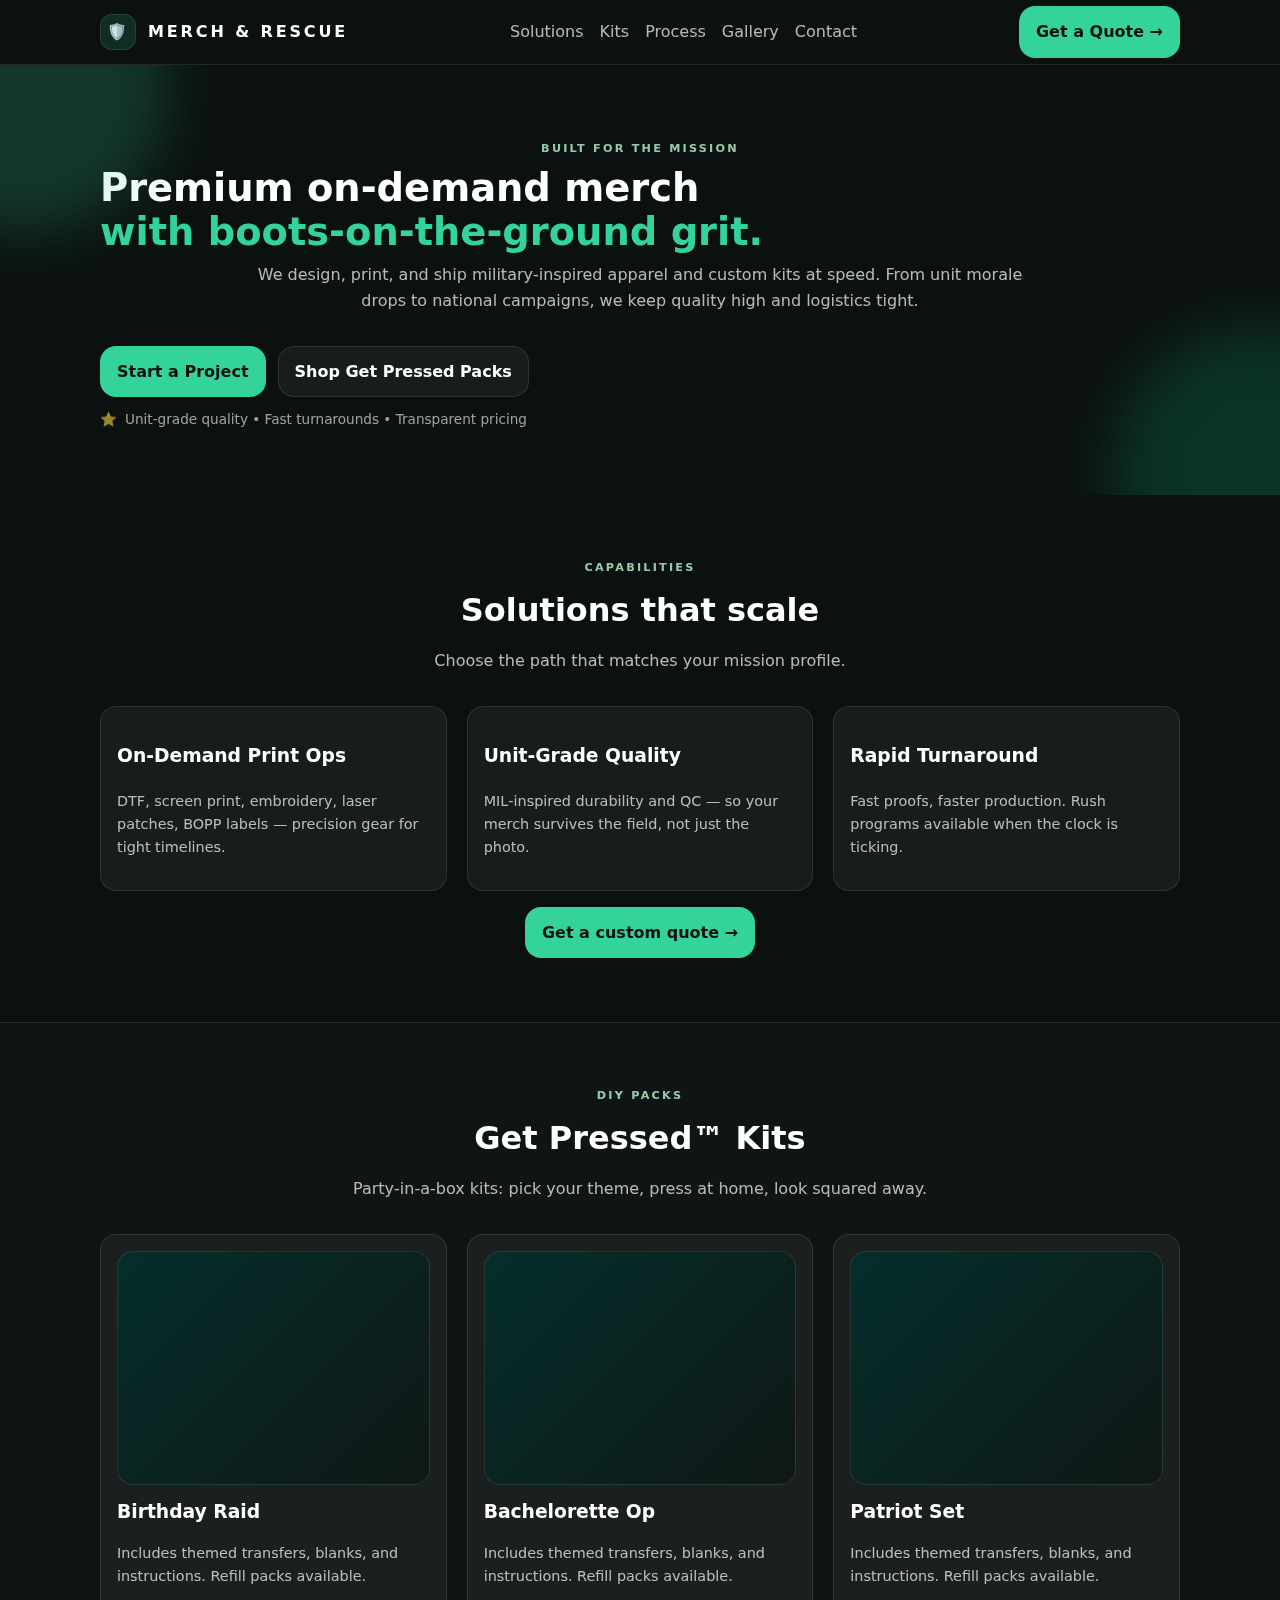
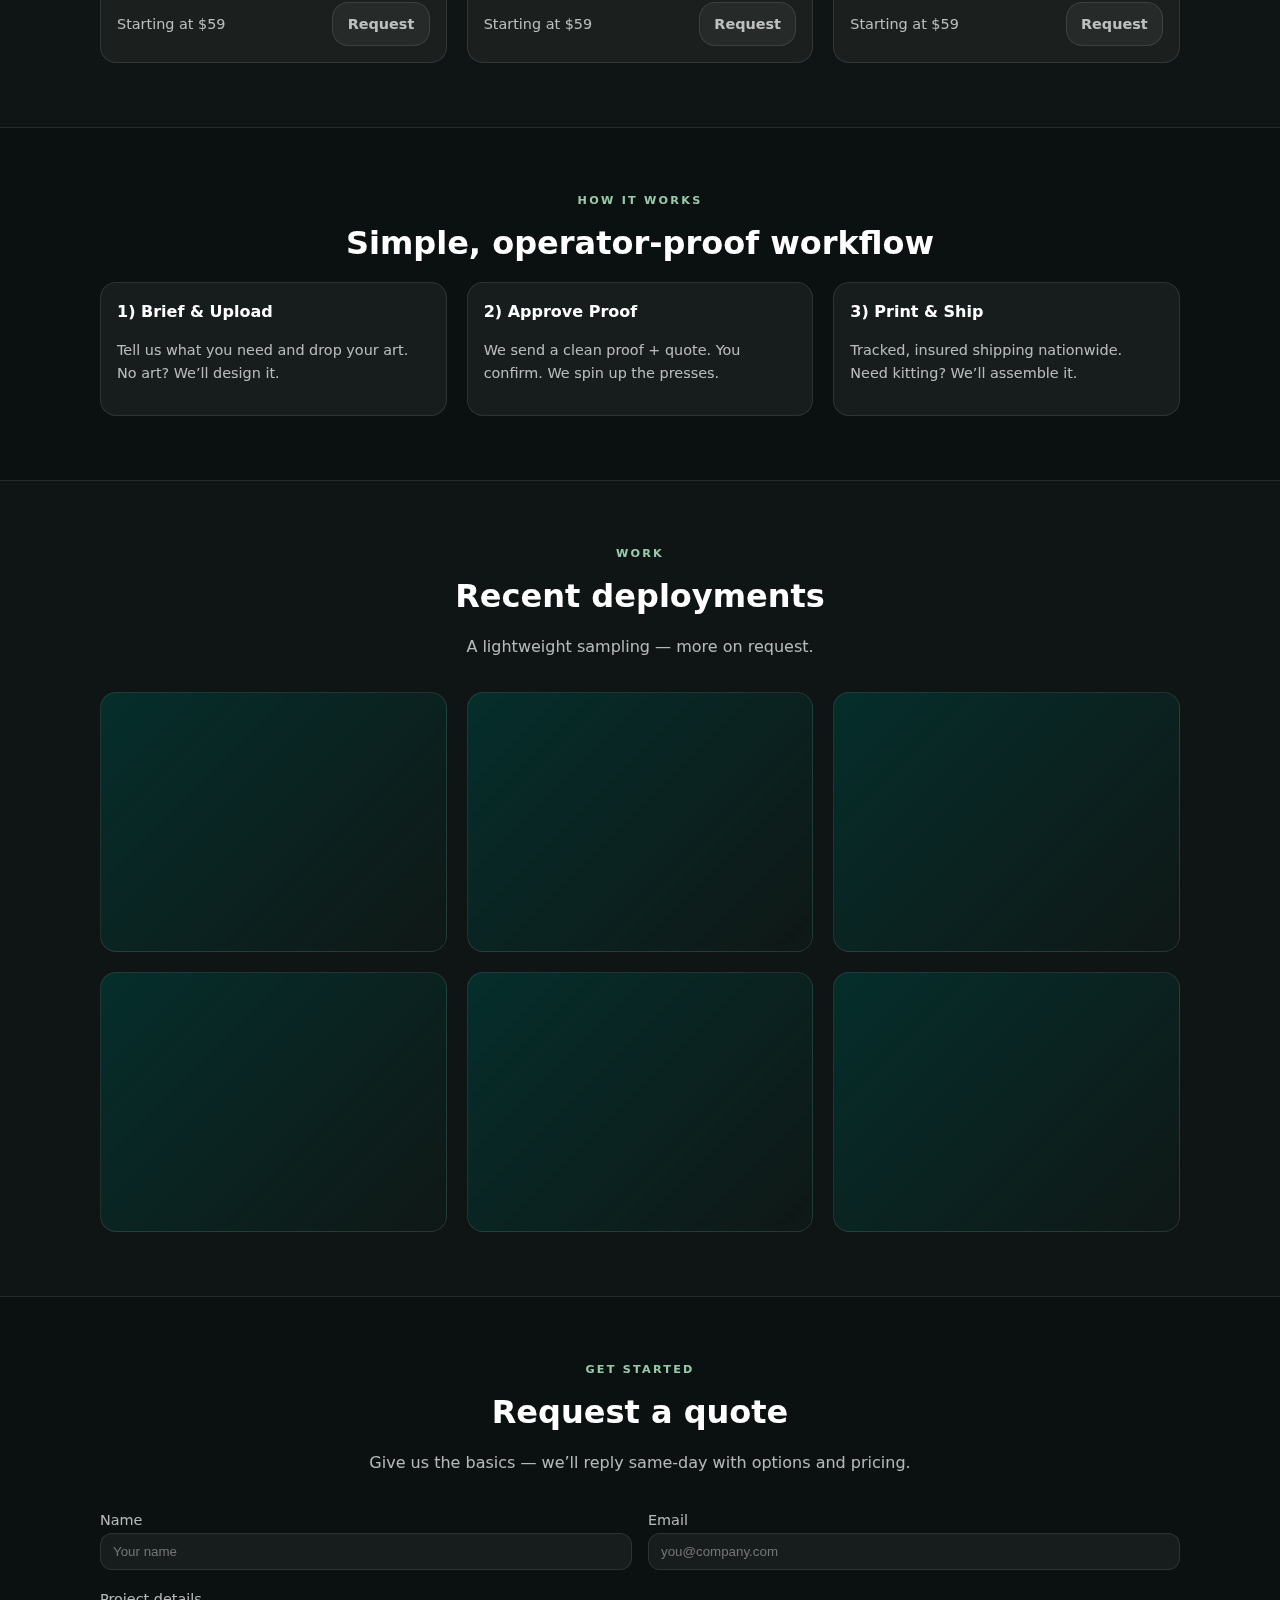
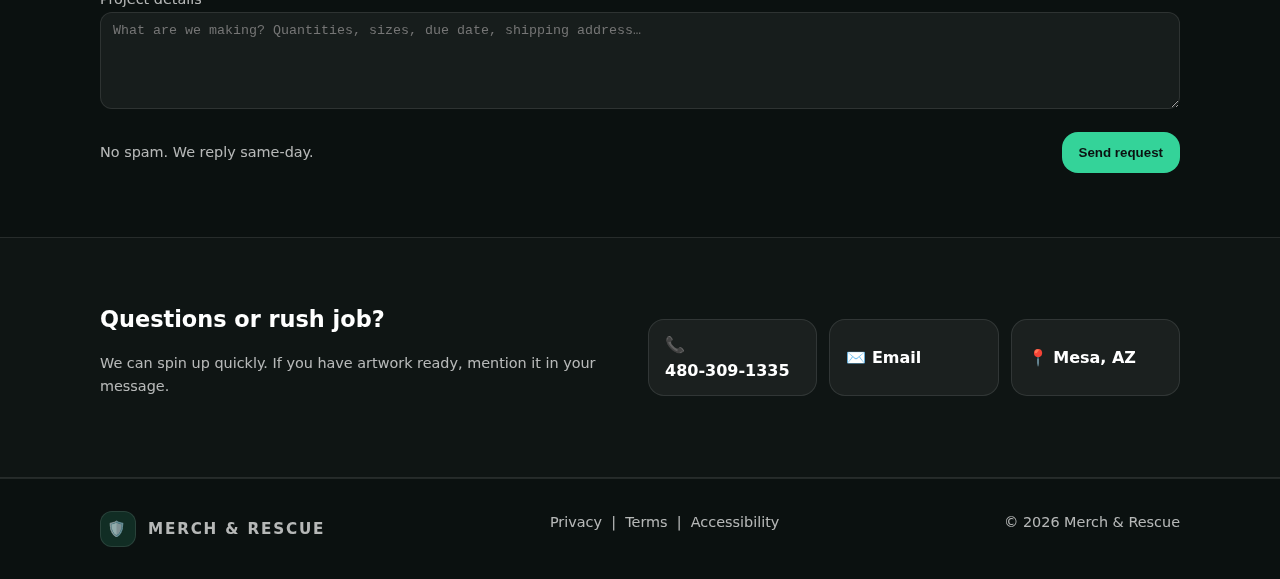
<file: merchandrescue-index-reset.html>
<!doctype html>
<html lang="en">
  <head>
    <meta charset="utf-8" />
    <meta name="viewport" content="width=device-width, initial-scale=1" />
    <title>Merch & Rescue — Premium on-demand merch</title>
    <meta name="description" content="DTF, patches, screen, and kitted Get Pressed™ packs. Fast proofs, faster production." />
    <style>
      :root { color-scheme: dark; --bg:#0b1110; --fg:#fff; --sub:rgba(255,255,255,.7); --line:rgba(255,255,255,.1); --accent:#34d399; }
      *{box-sizing:border-box}
      html,body{margin:0;background:var(--bg);color:var(--fg);font:16px/1.6 system-ui,-apple-system,Segoe UI,Roboto,Inter,sans-serif}
      a{color:inherit;text-decoration:none}
      img{max-width:100%;height:auto;display:block}
      .container{max-width:1120px;margin:0 auto;padding:0 20px}
      header{position:sticky;top:0;z-index:40;border-bottom:1px solid var(--line);background:rgba(11,17,16,.7);backdrop-filter:saturate(160%) blur(8px)}
      .nav{display:flex;align-items:center;justify-content:space-between;height:64px}
      .brand{display:flex;align-items:center;gap:.75rem;font-weight:900;letter-spacing:.18em}
      .chip{display:grid;place-items:center;width:36px;height:36px;border-radius:12px;background:rgba(52,211,153,.15);border:1px solid var(--line)}
      nav .links{display:flex;gap:1rem;color:var(--sub)}
      @media (max-width:860px){nav .links{display:none}}
      .btn{display:inline-flex;align-items:center;gap:.5rem;padding:.75rem 1rem;border-radius:16px;border:1px solid var(--line);background:rgba(255,255,255,.05);font-weight:600}
      .btn.primary{background:var(--accent);color:#0b1110;border-color:transparent}
      .btn.small{font-size:.9rem;padding:.6rem .9rem}
      .section{padding:4rem 0}
      .section.alt{background:rgba(255,255,255,.02);border-top:1px solid var(--line);border-bottom:1px solid var(--line)}
      .grid{display:grid;gap:1.25rem}
      .cols-3{grid-template-columns:repeat(3,minmax(0,1fr))}
      .cols-2{grid-template-columns:repeat(2,minmax(0,1fr))}
      @media (max-width:860px){.cols-3,.cols-2{grid-template-columns:1fr}}
      .card{background:rgba(255,255,255,.05);border:1px solid var(--line);border-radius:16px;padding:1rem}
      .kicker{text-transform:uppercase;letter-spacing:.2em;color:#bbf7d0;font-size:.7rem;font-weight:700;opacity:.8;margin-bottom:.5rem;text-align:center}
      .h1{font-size:2.4rem;margin:.5rem 0 0;font-weight:900;line-height:1.15}
      .h2{font-size:2rem;font-weight:900;text-align:center;margin:0 0 .75rem}
      .sub{color:var(--sub);text-align:center;margin:.5rem auto 2rem;max-width:48rem}
      .small{font-size:.9rem;color:var(--sub)}
      .badge{display:flex;gap:.5rem;align-items:center;color:rgba(255,255,255,.6);font-size:.85rem;margin-top:.75rem}
      .hero{position:relative;overflow:hidden}
      .hero .blob{position:absolute;border-radius:9999px;filter:blur(30px);opacity:.2}
      .blob.one{left:-120px;top:-120px;width:18rem;height:18rem;background:var(--accent)}
      .blob.two{right:-120px;bottom:-120px;width:18rem;height:18rem;background:#10b981}
      .gallery-tile{aspect-ratio:4/3;background:linear-gradient(135deg,#052e2b,#0f1816);border:1px solid var(--line);border-radius:16px;overflow:hidden;position:relative}
      .gallery-tile .overlay{position:absolute;inset:0;display:grid;place-items:center;background:rgba(0,0,0,0);opacity:0;transition:.2s}
      .gallery-tile:hover .overlay{background:rgba(0,0,0,.3);opacity:1}
      input.input,textarea.input{width:100%;background:rgba(255,255,255,.05);border:1px solid var(--line);color:var(--fg);padding:.625rem .75rem;border-radius:12px;outline:none}
      input.input:focus,textarea.input:focus{border-color:var(--accent);box-shadow:0 0 0 2px rgba(52,211,153,.35)}
      footer{border-top:1px solid var(--line);padding:2rem 0;color:rgba(255,255,255,.7);font-size:.95rem}
      #thanks-toast{display:none} #thanks:target ~ #thanks-toast{display:block}
      .toast{position:fixed;inset:auto 16px 16px 16px;margin:0 auto;max-width:640px;background:rgba(255,255,255,.06);border:1px solid var(--line);border-radius:12px;padding:1rem 1.25rem;z-index:50;backdrop-filter:blur(6px)}
    </style>
  </head>
  <body>
    <span id="thanks"></span>
    <div id="thanks-toast" class="toast">
      <strong>We got your request ✅</strong>
      <div class="small">We’ll reach out same‑day with options and pricing. If it’s urgent, call 480‑309‑1335.</div>
    </div>

    <header>
      <div class="container nav">
        <div class="brand">
          <div class="chip" aria-hidden="true">🛡️</div>
          <span>MERCH &amp; RESCUE</span>
        </div>
        <nav><div class="links">
          <a href="#solutions">Solutions</a>
          <a href="#kits">Kits</a>
          <a href="#process">Process</a>
          <a href="#gallery">Gallery</a>
          <a href="#contact">Contact</a>
        </div></nav>
        <a class="btn primary" href="#quote" aria-label="Jump to quote form">Get a Quote →</a>
      </div>
    </header>

    <main>
      <section class="hero section" aria-labelledby="hero-heading">
        <div class="blob one" aria-hidden="true"></div>
        <div class="blob two" aria-hidden="true"></div>
        <div class="container">
          <p class="kicker">Built for the mission</p>
          <h1 id="hero-heading" class="h1">
            Premium on‑demand merch
            <span style="display:block;color:var(--accent)">with boots‑on‑the‑ground grit.</span>
          </h1>
          <p class="sub">We design, print, and ship military‑inspired apparel and custom kits at speed. From unit morale drops to national campaigns, we keep quality high and logistics tight.</p>
          <div style="display:flex;gap:.75rem;flex-wrap:wrap">
            <a class="btn primary" href="#quote">Start a Project</a>
            <a class="btn" href="#kits">Shop Get Pressed Packs</a>
          </div>
          <div class="badge" aria-hidden="true">⭐ <span>Unit‑grade quality • Fast turnarounds • Transparent pricing</span></div>
        </div>
      </section>

      <section id="solutions" class="section" aria-labelledby="solutions-heading">
        <div class="container">
          <div class="kicker">Capabilities</div>
          <h2 id="solutions-heading" class="h2">Solutions that scale</h2>
          <p class="sub">Choose the path that matches your mission profile.</p>
          <div class="grid cols-3">
            <div class="card"><h3>On‑Demand Print Ops</h3><p class="small">DTF, screen print, embroidery, laser patches, BOPP labels — precision gear for tight timelines.</p></div>
            <div class="card"><h3>Unit‑Grade Quality</h3><p class="small">MIL‑inspired durability and QC — so your merch survives the field, not just the photo.</p></div>
            <div class="card"><h3>Rapid Turnaround</h3><p class="small">Fast proofs, faster production. Rush programs available when the clock is ticking.</p></div>
          </div>
          <div style="text-align:center;margin-top:1rem"><a class="btn primary" href="#quote">Get a custom quote →</a></div>
        </div>
      </section>

      <section id="kits" class="section alt" aria-labelledby="kits-heading">
        <div class="container">
          <div class="kicker">DIY Packs</div>
          <h2 id="kits-heading" class="h2">Get Pressed™ Kits</h2>
          <p class="sub">Party‑in‑a‑box kits: pick your theme, press at home, look squared away.</p>
          <div class="grid cols-3">
            <div class="card">
              <div class="gallery-tile"></div>
              <h3 style="margin:.75rem 0 0">Birthday Raid</h3>
              <p class="small">Includes themed transfers, blanks, and instructions. Refill packs available.</p>
              <div style="display:flex;justify-content:space-between;align-items:center;margin-top:.5rem">
                <span class="small">Starting at $59</span><a class="btn small" href="#quote">Request</a>
              </div>
            </div>
            <div class="card">
              <div class="gallery-tile"></div>
              <h3 style="margin:.75rem 0 0">Bachelorette Op</h3>
              <p class="small">Includes themed transfers, blanks, and instructions. Refill packs available.</p>
              <div style="display:flex;justify-content:space-between;align-items:center;margin-top:.5rem">
                <span class="small">Starting at $59</span><a class="btn small" href="#quote">Request</a>
              </div>
            </div>
            <div class="card">
              <div class="gallery-tile"></div>
              <h3 style="margin:.75rem 0 0">Patriot Set</h3>
              <p class="small">Includes themed transfers, blanks, and instructions. Refill packs available.</p>
              <div style="display:flex;justify-content:space-between;align-items:center;margin-top:.5rem">
                <span class="small">Starting at $59</span><a class="btn small" href="#quote">Request</a>
              </div>
            </div>
          </div>
        </div>
      </section>

      <section id="process" class="section" aria-labelledby="process-heading">
        <div class="container">
          <div class="kicker">How it works</div>
          <h2 id="process-heading" class="h2">Simple, operator‑proof workflow</h2>
          <div class="grid cols-3">
            <div class="card"><strong>1) Brief &amp; Upload</strong><p class="small">Tell us what you need and drop your art. No art? We’ll design it.</p></div>
            <div class="card"><strong>2) Approve Proof</strong><p class="small">We send a clean proof + quote. You confirm. We spin up the presses.</p></div>
            <div class="card"><strong>3) Print &amp; Ship</strong><p class="small">Tracked, insured shipping nationwide. Need kitting? We’ll assemble it.</p></div>
          </div>
        </div>
      </section>

      <section id="gallery" class="section alt" aria-labelledby="gallery-heading">
        <div class="container">
          <div class="kicker">Work</div>
          <h2 id="gallery-heading" class="h2">Recent deployments</h2>
          <p class="sub">A lightweight sampling — more on request.</p>
          <div class="grid cols-3">
            <div class="gallery-tile"><div class="overlay"><span class="btn">View</span></div></div>
            <div class="gallery-tile"><div class="overlay"><span class="btn">View</span></div></div>
            <div class="gallery-tile"><div class="overlay"><span class="btn">View</span></div></div>
            <div class="gallery-tile"><div class="overlay"><span class="btn">View</span></div></div>
            <div class="gallery-tile"><div class="overlay"><span class="btn">View</span></div></div>
            <div class="gallery-tile"><div class="overlay"><span class="btn">View</span></div></div>
          </div>
        </div>
      </section>

      <section id="quote" class="section" aria-labelledby="quote-heading">
        <div class="container">
          <div class="kicker">Get started</div>
          <h2 id="quote-heading" class="h2">Request a quote</h2>
          <p class="sub">Give us the basics — we’ll reply same‑day with options and pricing.</p>
          <form action="https://formsubmit.co/hello@merchandrescue.com" method="POST" class="grid cols-2" style="gap:1rem">
            <input type="hidden" name="_next" value="https://merchandrescue.com/#thanks" />
            <input type="hidden" name="_subject" value="New quote request — Merch & Rescue" />
            <input type="hidden" name="_captcha" value="false" />
            <div><label class="small" for="name">Name</label><input class="input" id="name" name="name" required placeholder="Your name" /></div>
            <div><label class="small" for="email">Email</label><input class="input" id="email" name="email" type="email" required placeholder="you@company.com" /></div>
            <div style="grid-column:1/-1"><label class="small" for="details">Project details</label><textarea class="input" id="details" name="details" rows="5" placeholder="What are we making? Quantities, sizes, due date, shipping address…"></textarea></div>
            <div style="grid-column:1/-1;display:flex;justify-content:space-between;align-items:center"><div class="small">No spam. We reply same‑day.</div><button class="btn primary" type="submit">Send request</button></div>
          </form>
        </div>
      </section>

      <section id="contact" class="section alt" aria-labelledby="contact-heading">
        <div class="container" style="display:grid;gap:1rem;grid-template-columns:1fr 1fr;align-items:center">
          <div><h3 id="contact-heading" style="font-size:1.4rem;margin:0">Questions or rush job?</h3><p class="small">We can spin up quickly. If you have artwork ready, mention it in your message.</p></div>
          <div class="grid" style="grid-template-columns:repeat(3,minmax(0,1fr));gap:.75rem">
            <a class="btn" href="tel:14803091335">📞 480‑309‑1335</a>
            <a class="btn" href="mailto:hello@merchandrescue.com">✉️ Email</a>
            <div class="btn" style="pointer-events:none">📍 Mesa, AZ</div>
          </div>
        </div>
      </section>
    </main>

    <footer>
      <div class="container" style="display:flex;gap:1rem;justify-content:space-between;flex-wrap:wrap">
        <div class="brand"><div class="chip" aria-hidden="true">🛡️</div><span style="letter-spacing:.12em">MERCH &amp; RESCUE</span></div>
        <div class="small"><a href="#">Privacy</a> &nbsp;|&nbsp; <a href="#">Terms</a> &nbsp;|&nbsp; <a href="#">Accessibility</a></div>
        <div class="small">© <span id="year"></span> Merch &amp; Rescue</div>
      </div>
    </footer>

    <script>document.getElementById("year").textContent=new Date().getFullYear();</script>
  </body>
</html>
</file>
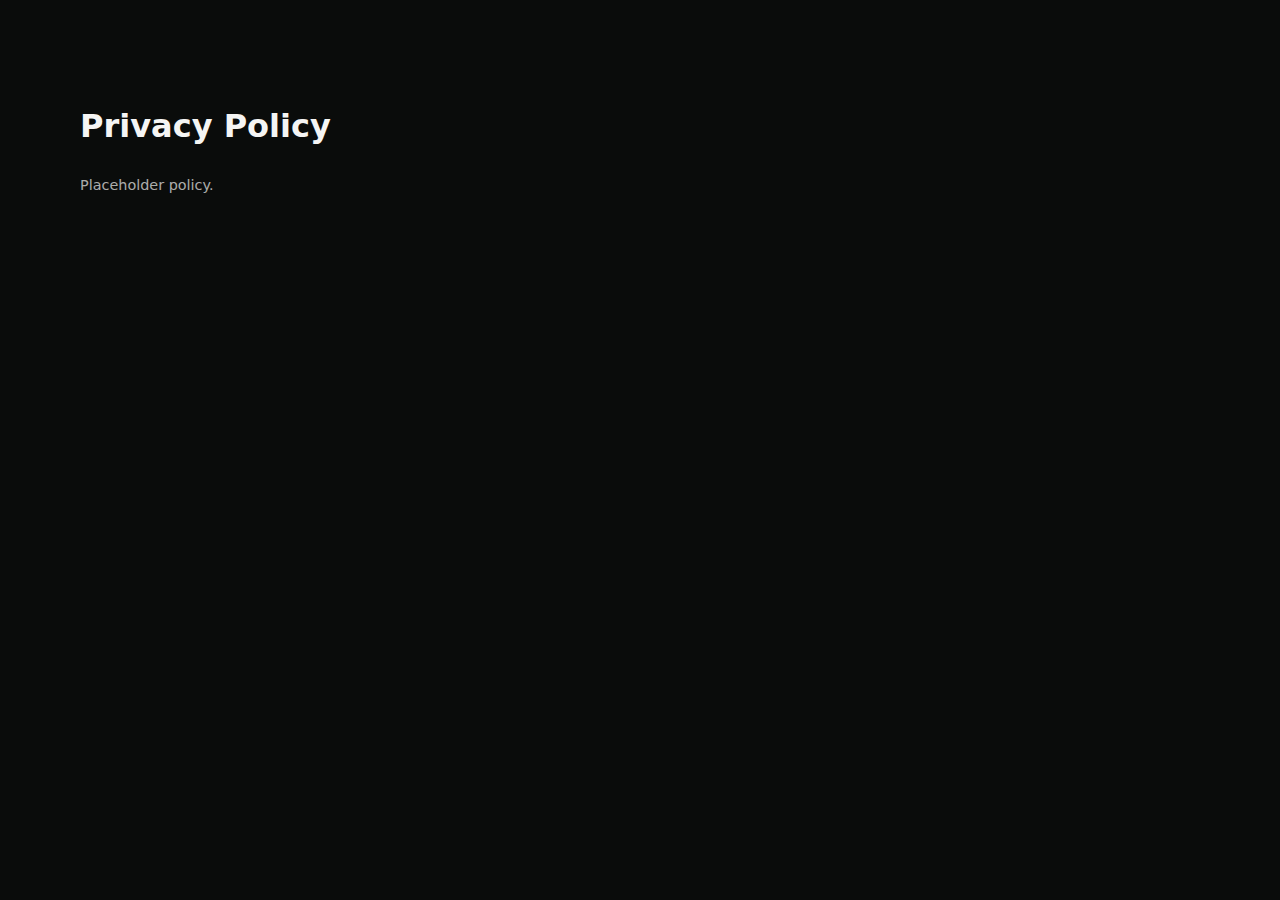
<file: privacy.html>
<!doctype html><html><head><meta charset='utf-8'><meta name='viewport' content='width=device-width,initial-scale=1'><title>Privacy</title><link rel='stylesheet' href='./styles.css'></head><body><div class='container section'><h1>Privacy Policy</h1><p class='small'>Placeholder policy.</p></div></body></html>
</file>
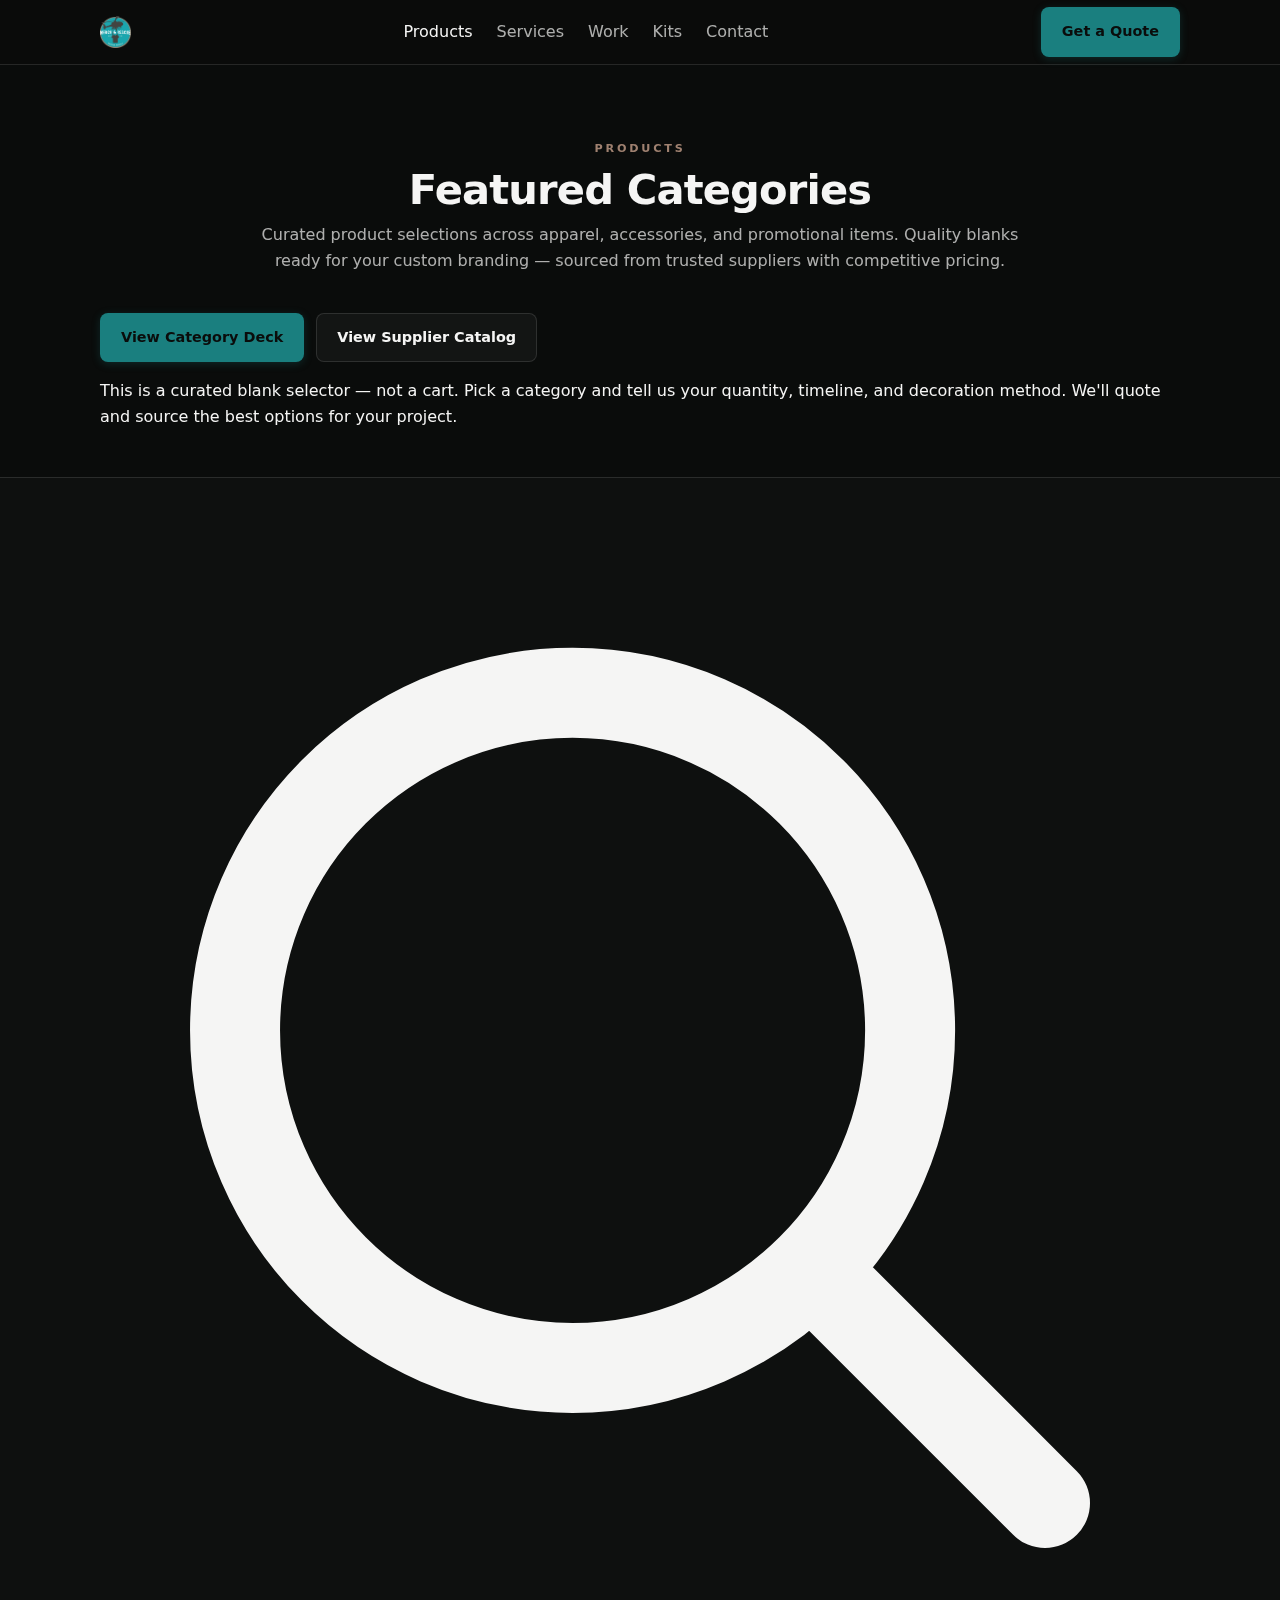
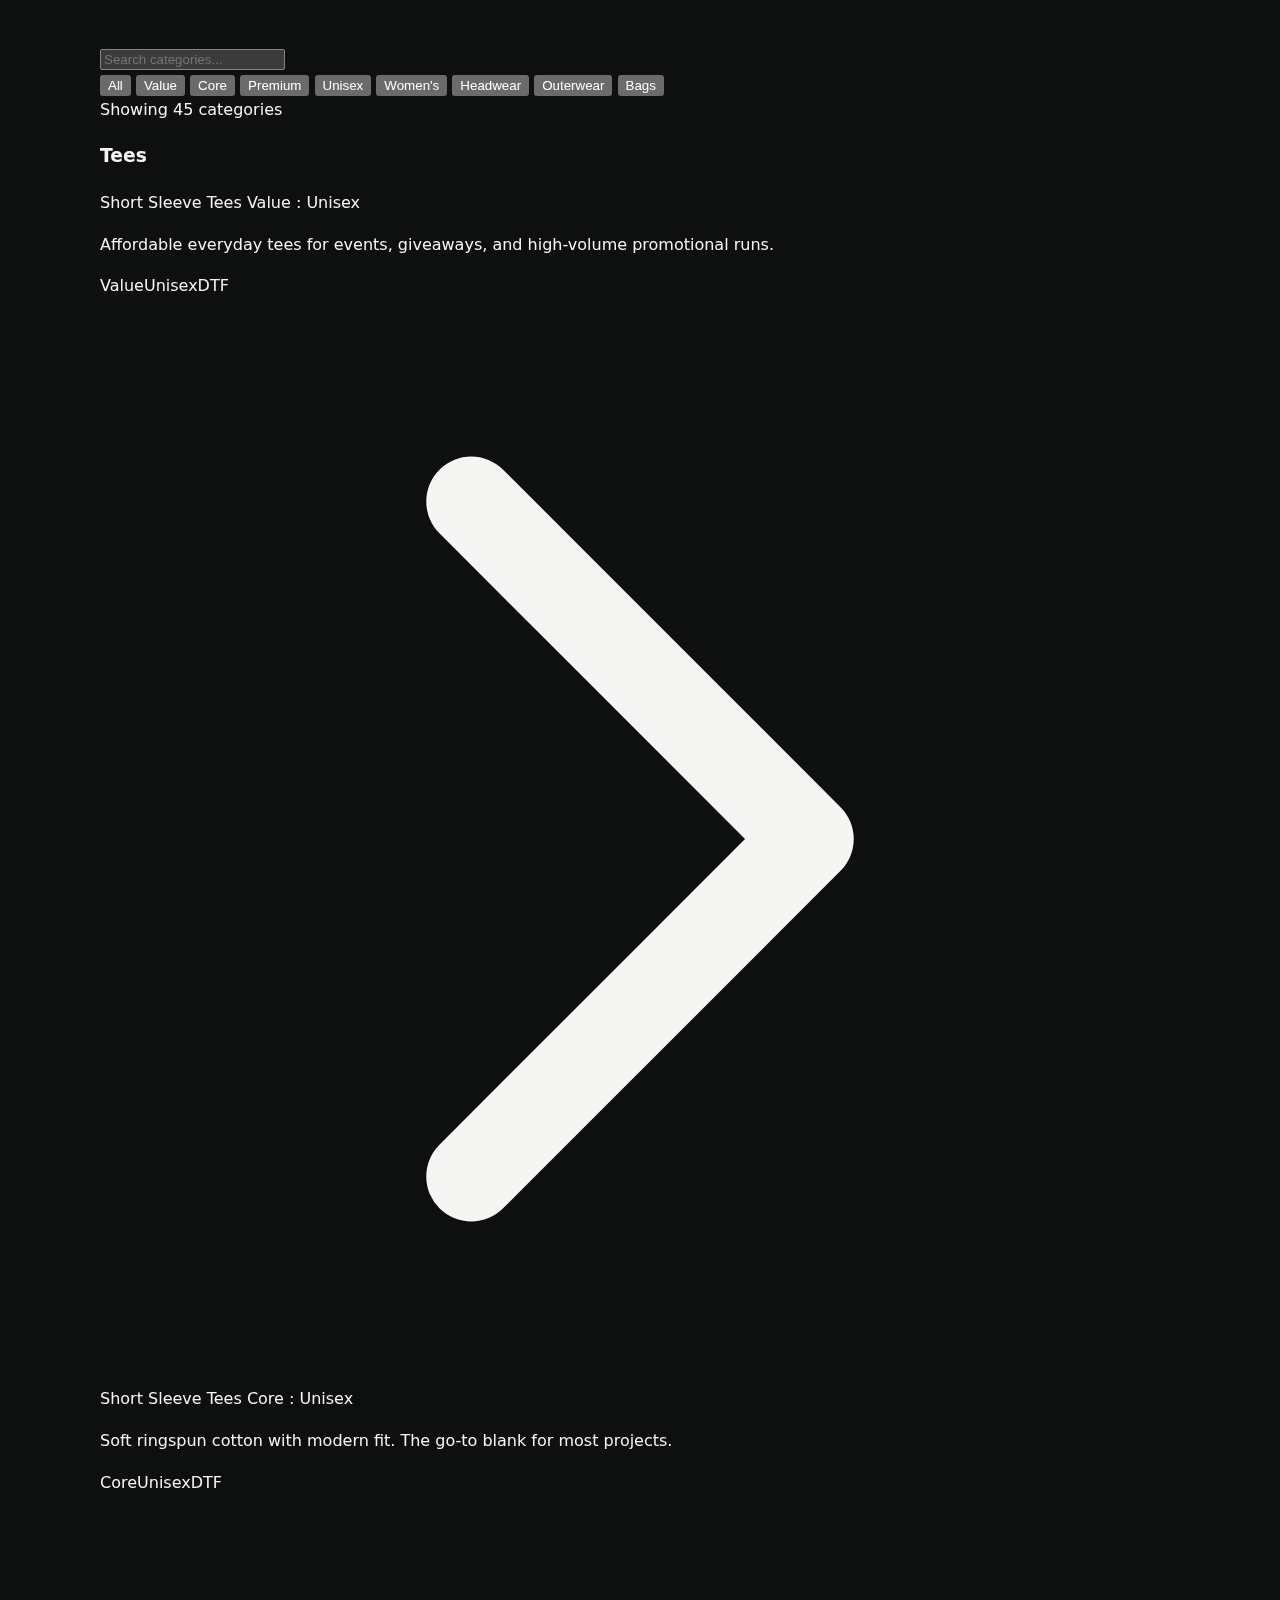
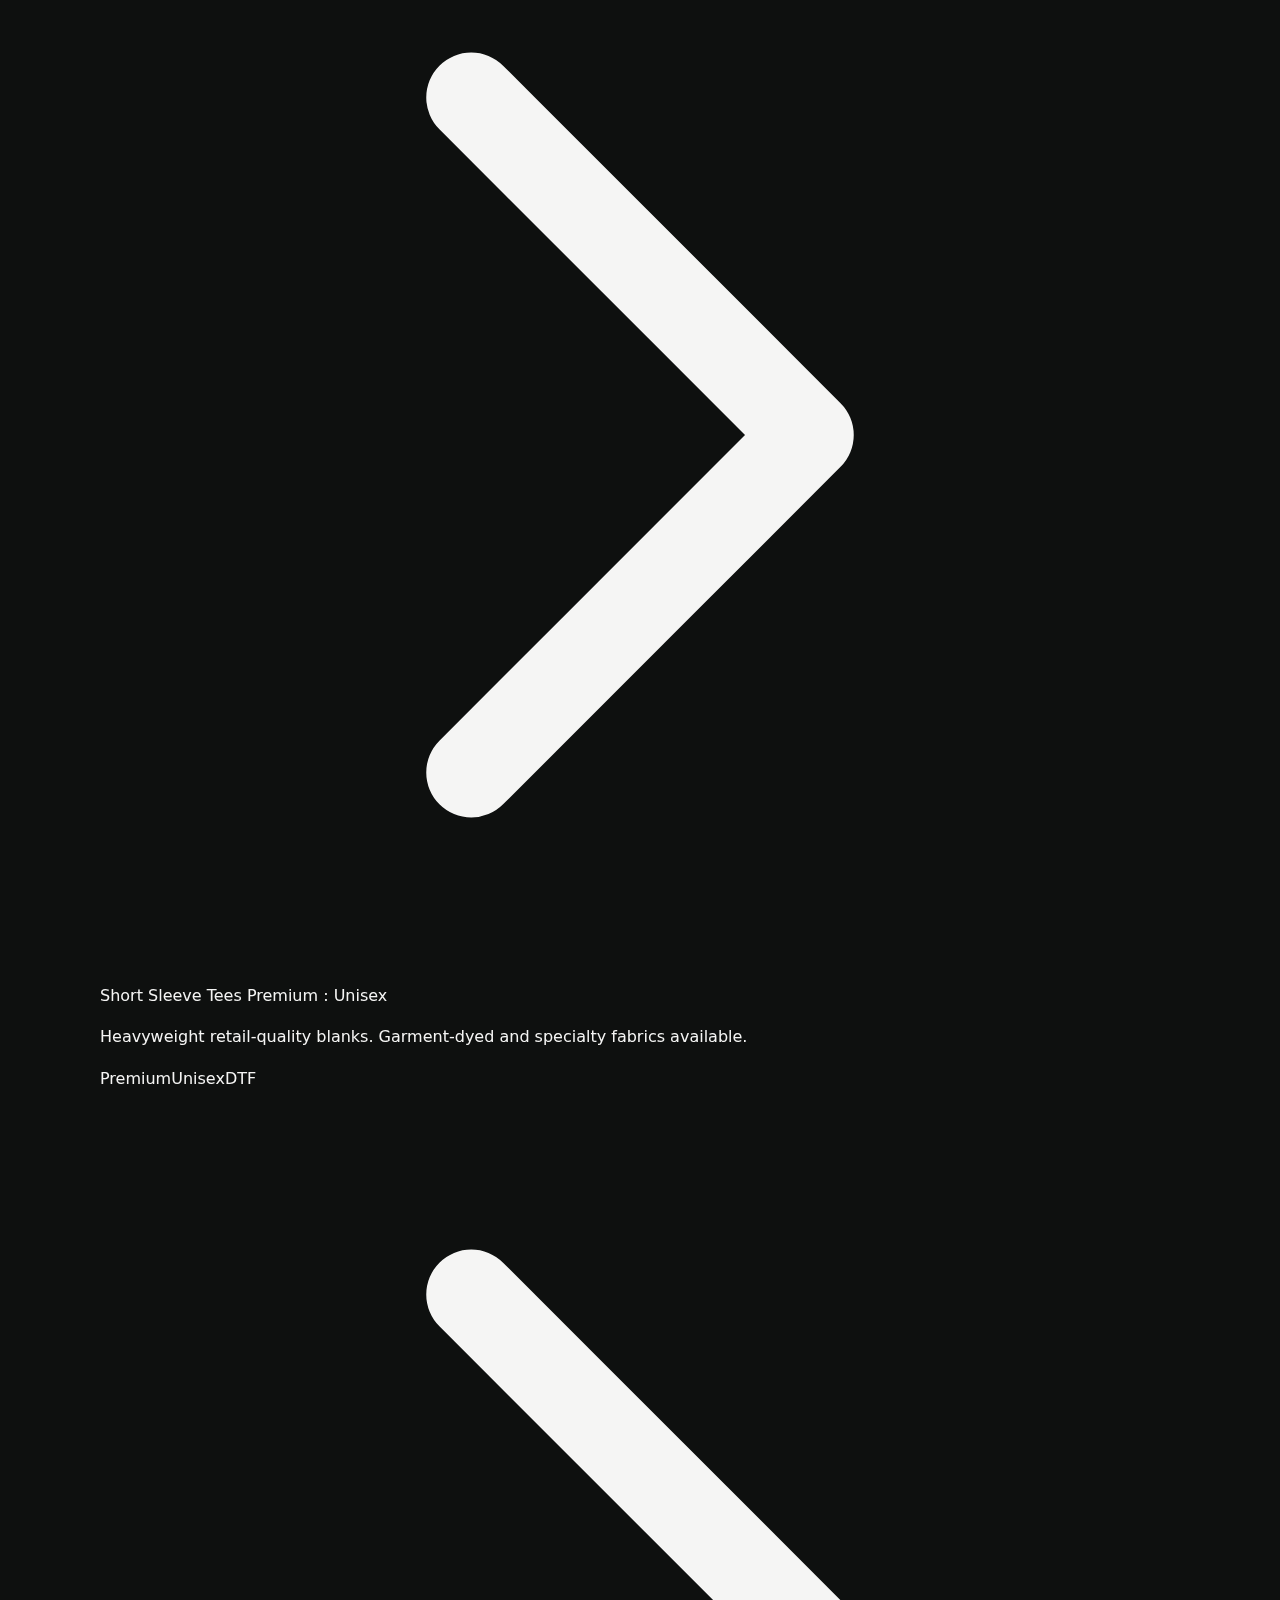
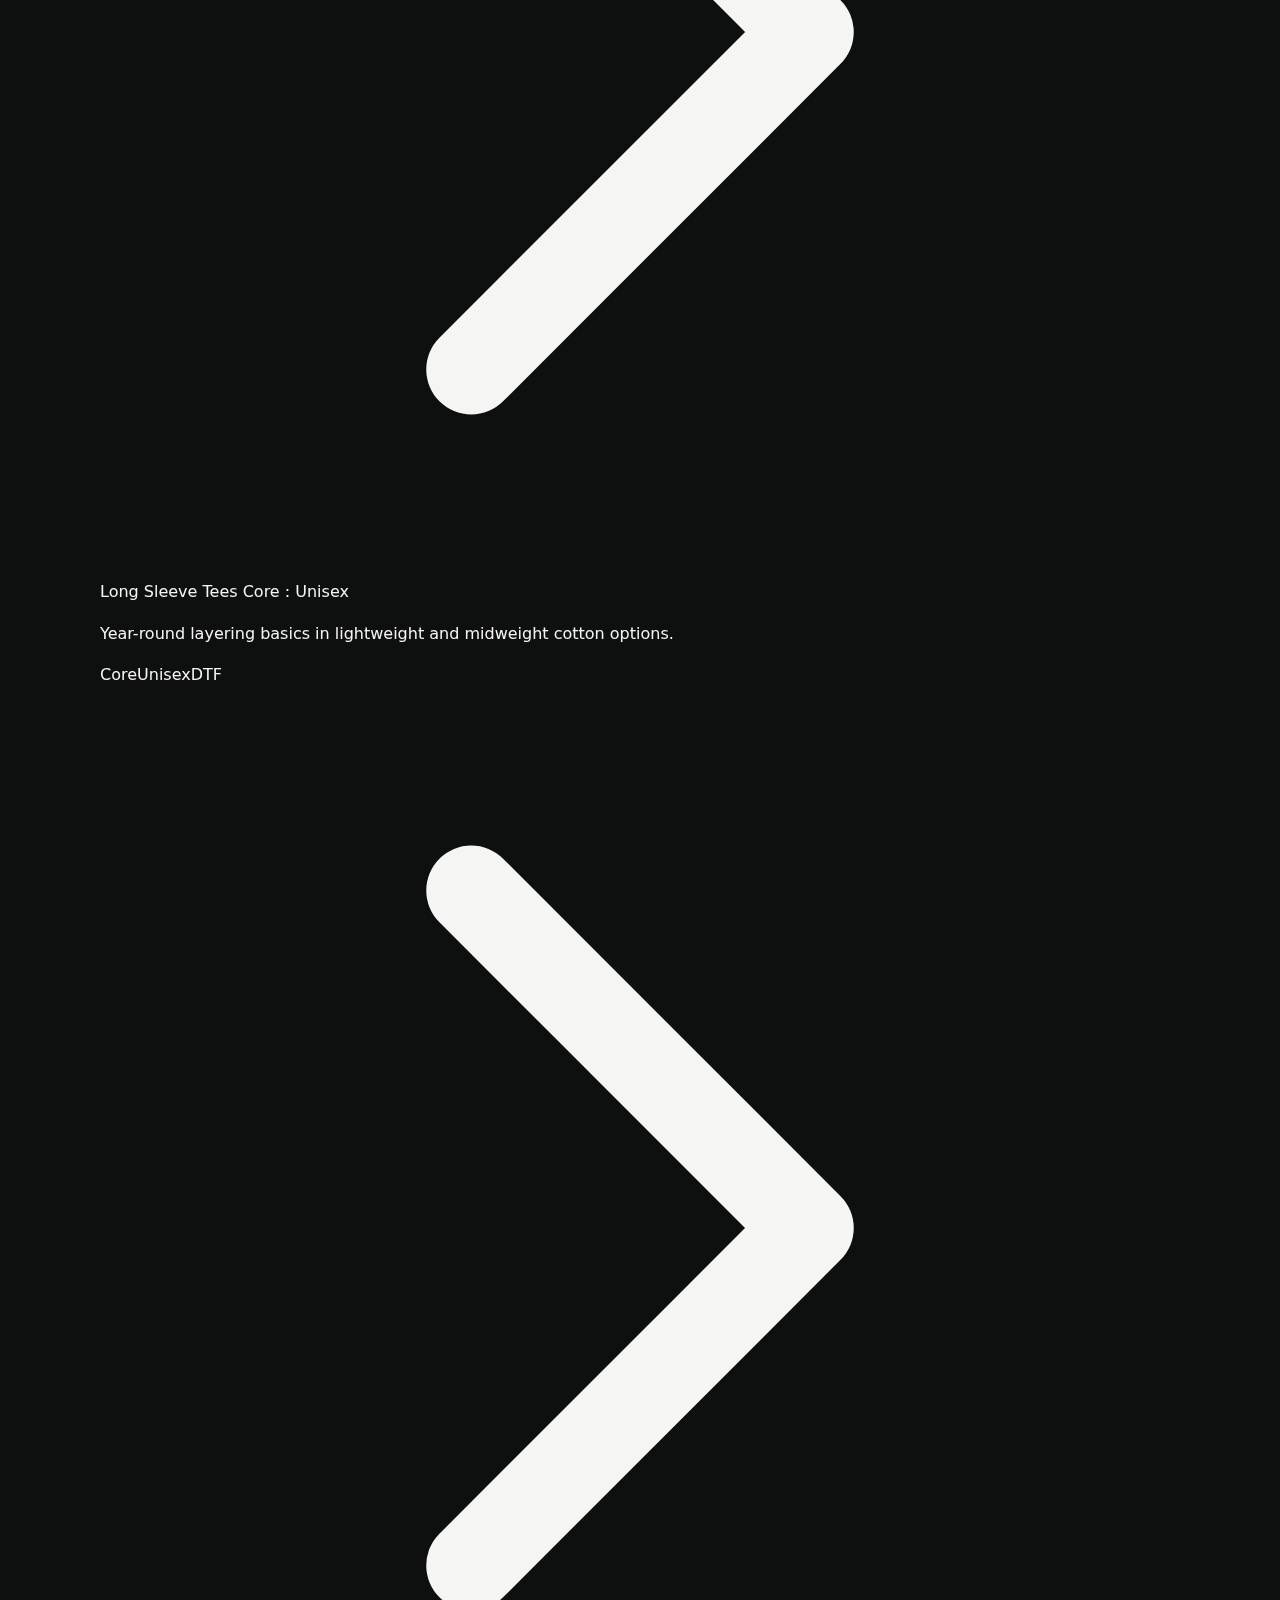
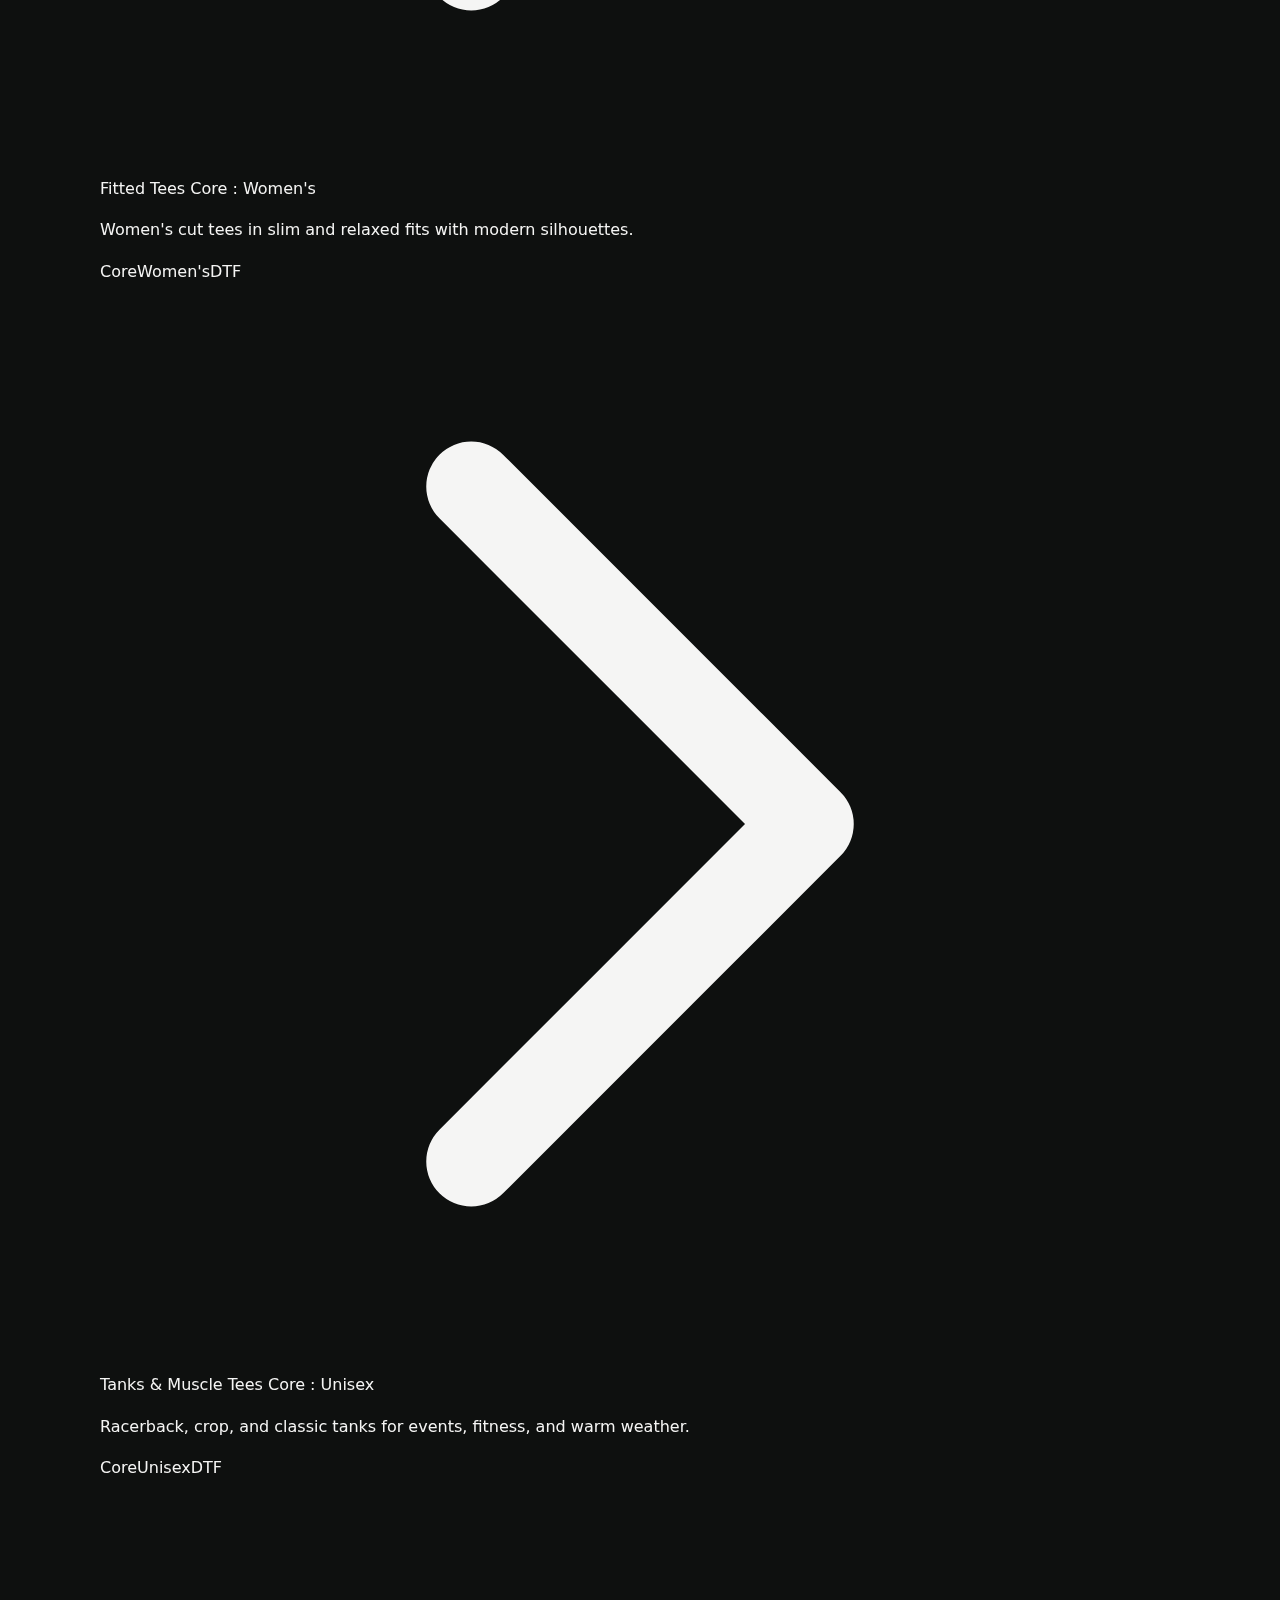
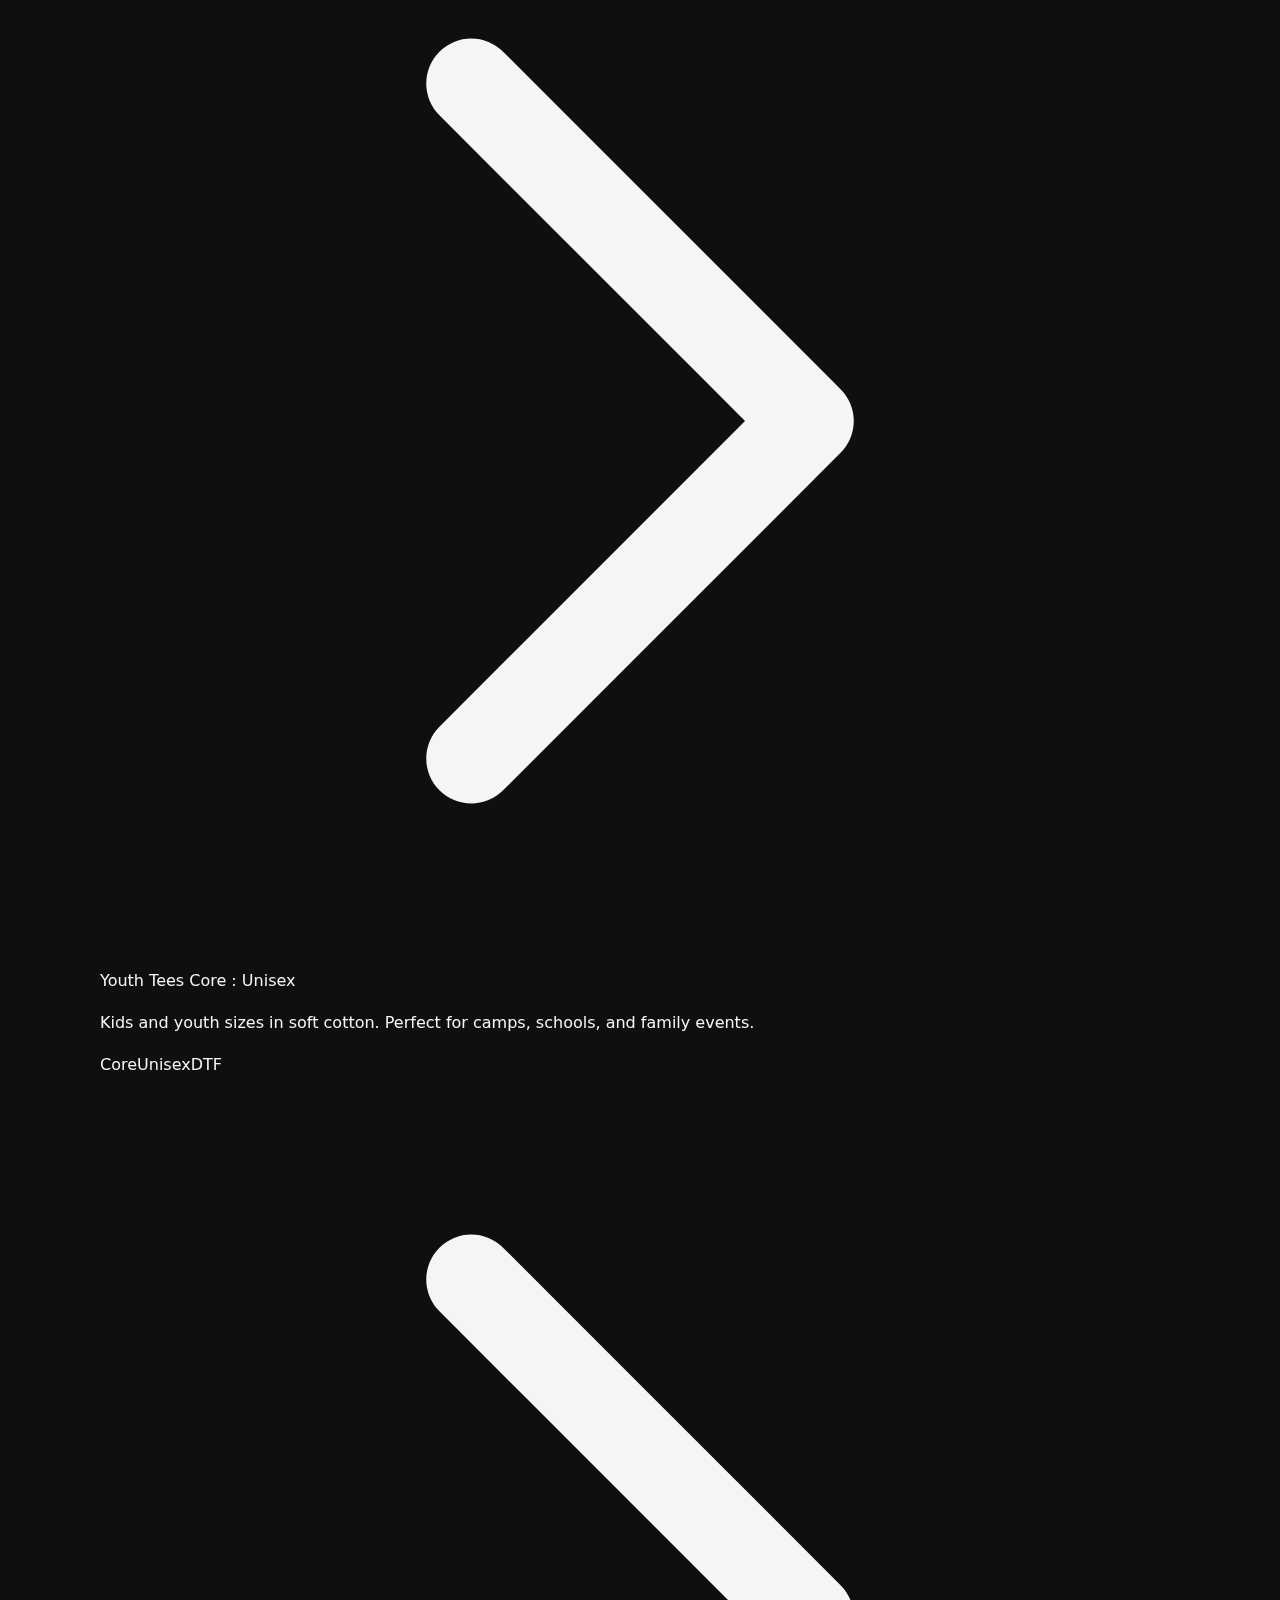
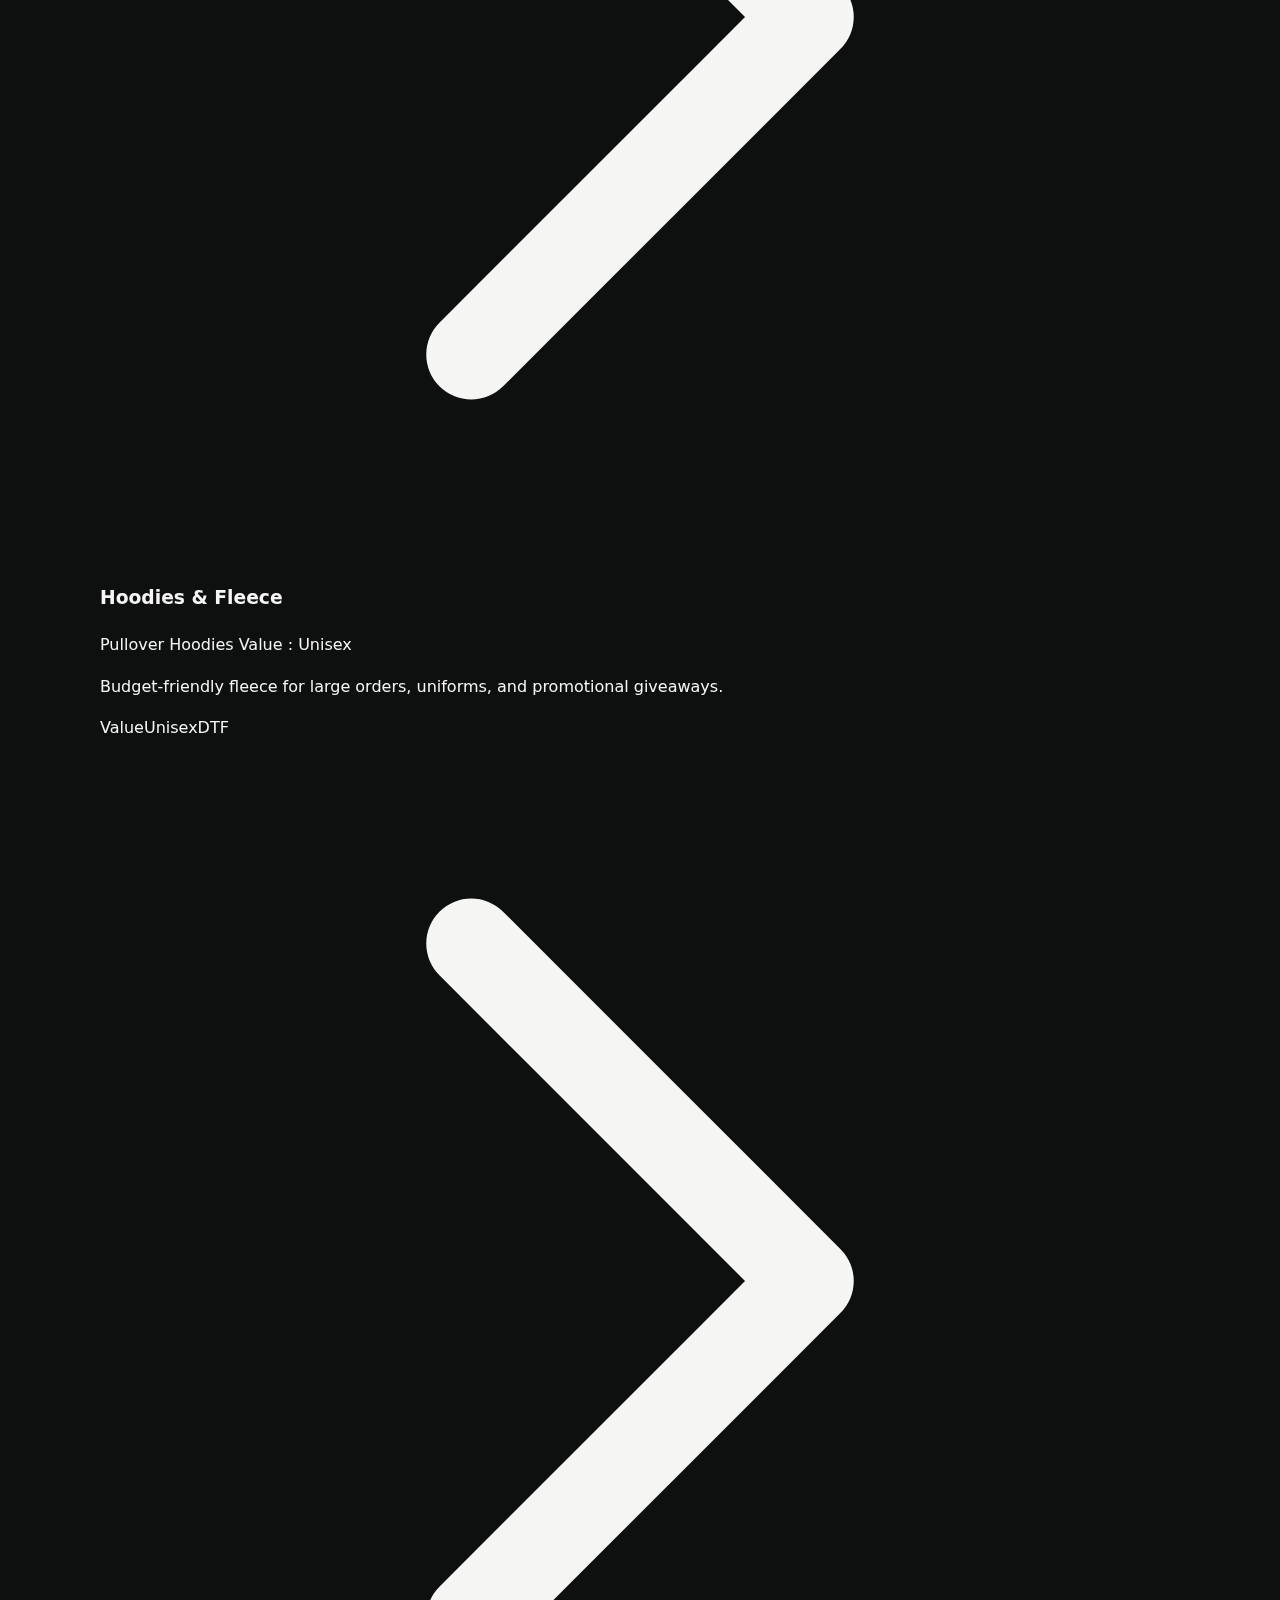
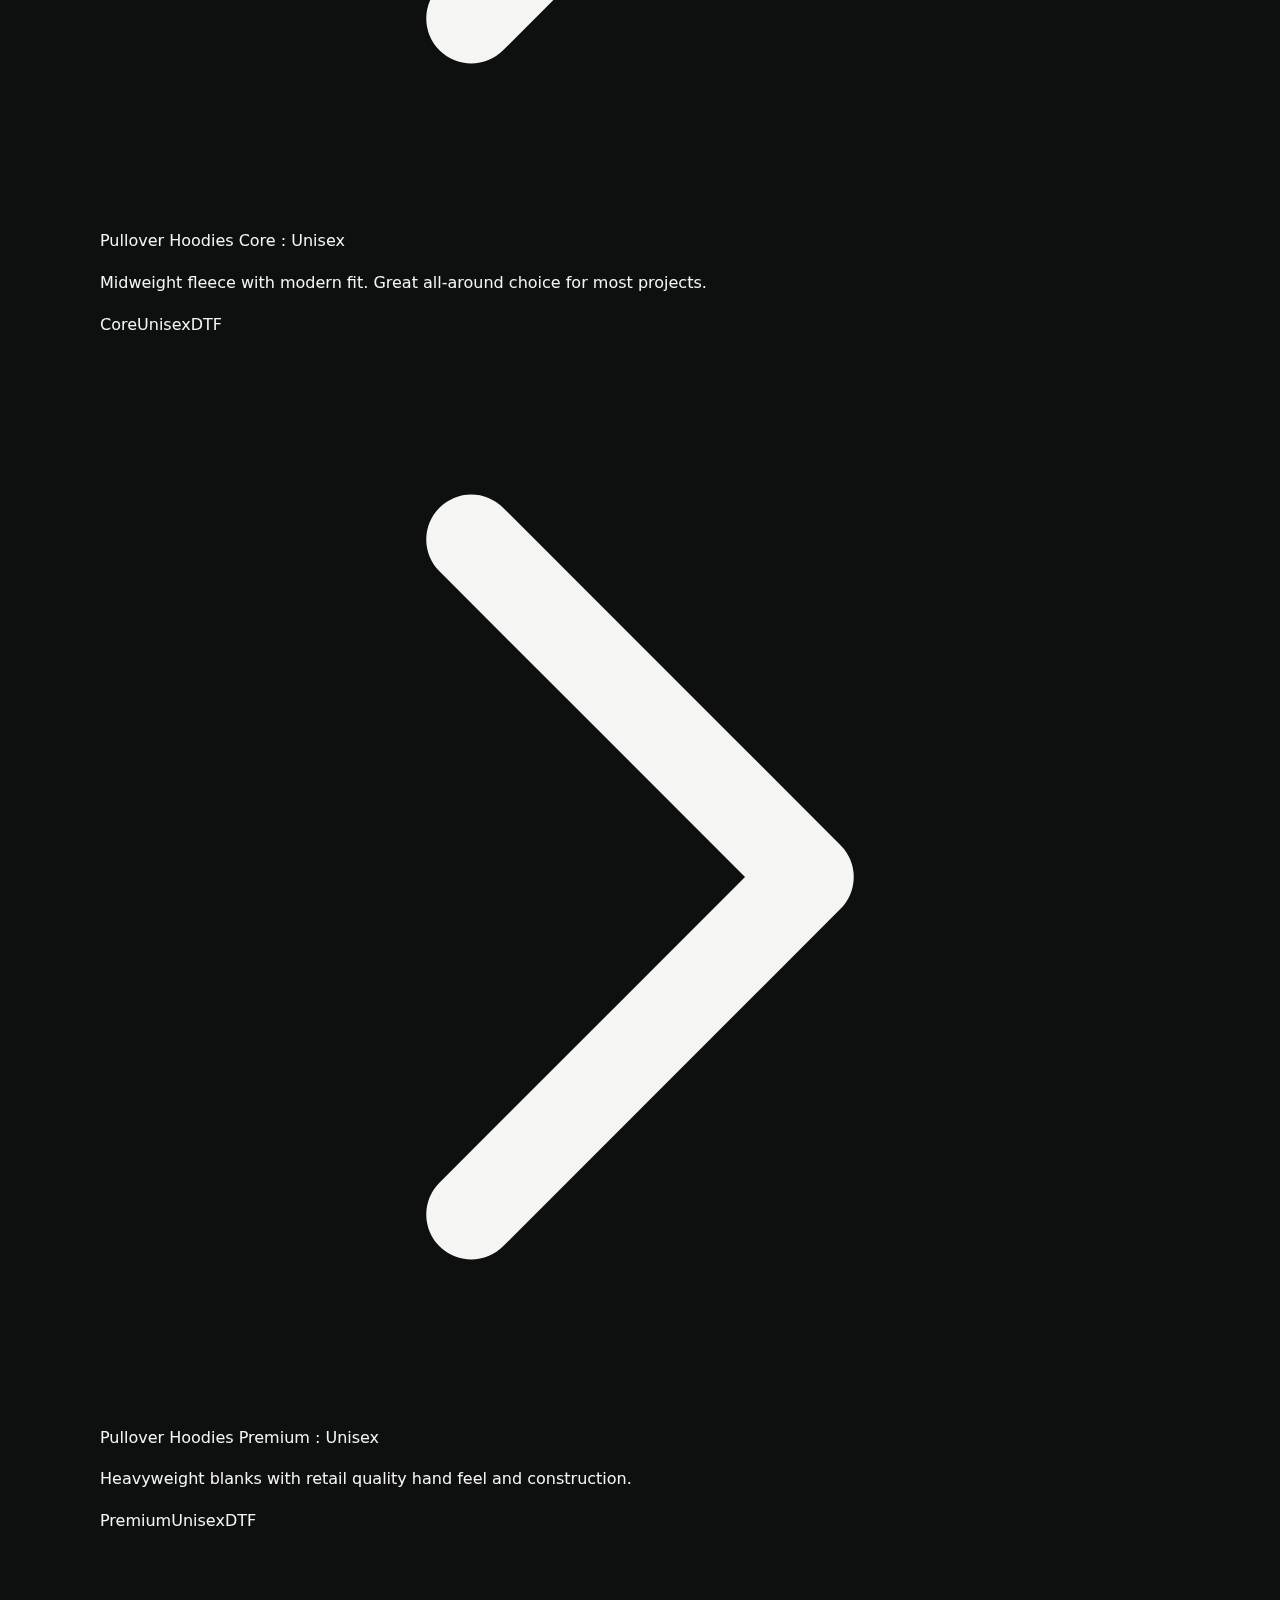
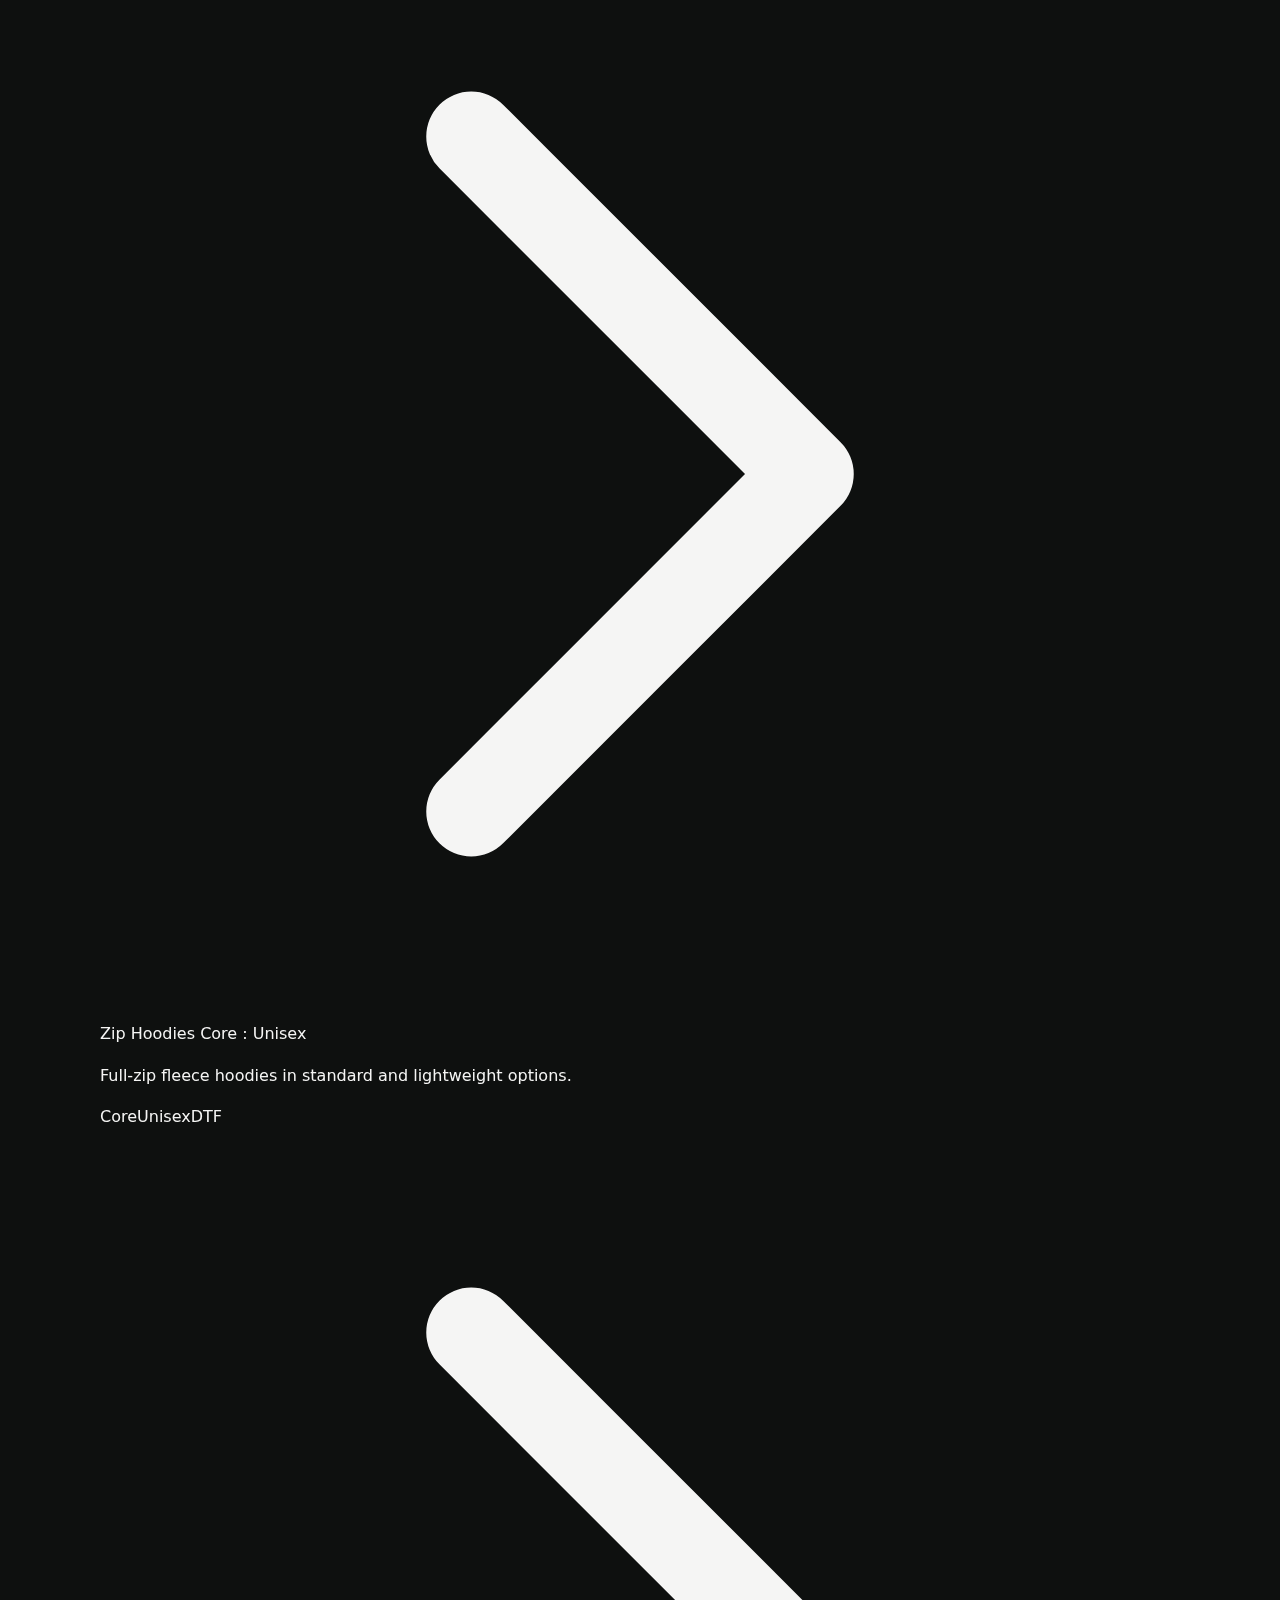
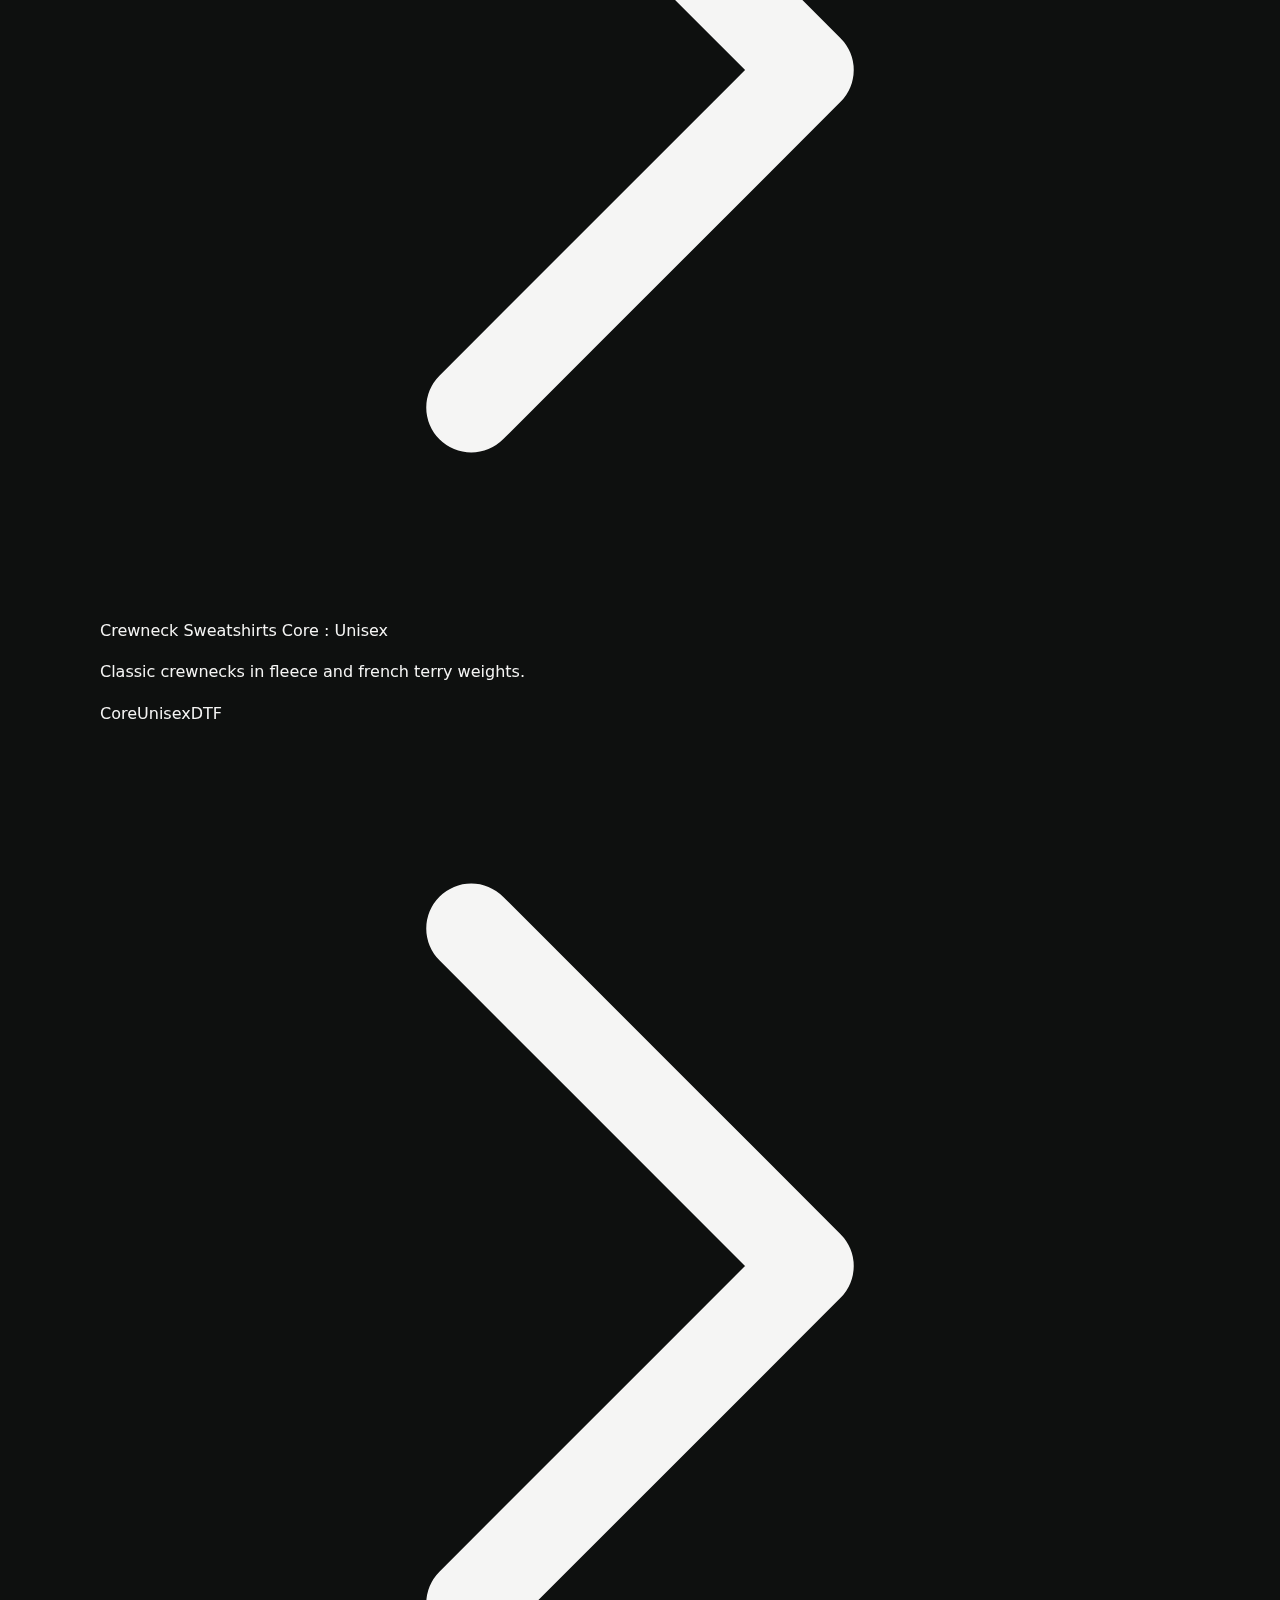
<file: products.html>
<!doctype html>
<html lang="en">
  <head>
    <meta charset="utf-8" />
    <meta name="viewport" content="width=device-width, initial-scale=1" />
    <title>Products — Merch & Rescue</title>
    <meta name="description" content="Browse our curated product categories. Apparel, headwear, drinkware, and more — all ready for your custom branding." />
    <link rel="stylesheet" href="styles.css" />
  </head>
  <body>
    <header>
      <div class="container nav">
        <div class="brand">
          <a href="/">
            <img class="logo" src="assets/logo.png" alt="Merch &amp; Rescue logo" />
          </a>
        </div>
        <nav>
          <div class="links">
            <a href="/products.html" class="active">Products</a>
            <a href="/services.html">Services</a>
            <a href="/work.html">Work</a>
            <a href="/kits.html">Kits</a>
            <a href="/contact.html">Contact</a>
          </div>
        </nav>
        <a class="btn primary" href="/contact.html">Get a Quote</a>
      </div>
    </header>

    <main>
      <section class="page-hero section">
        <div class="container">
          <p class="kicker">Products</p>
          <h1 class="h1 text-center">Featured Categories</h1>
          <p class="sub">Curated product selections across apparel, accessories, and promotional items. Quality blanks ready for your custom branding — sourced from trusted suppliers with competitive pricing.</p>
          <div class="hero-actions">
            <a class="btn primary" href="#">View Category Deck</a>
            <a class="btn" href="#">View Supplier Catalog</a>
          </div>
          <p class="helper-text">This is a curated blank selector — not a cart. Pick a category and tell us your quantity, timeline, and decoration method. We'll quote and source the best options for your project.</p>
        </div>
      </section>

      <section class="section alt">
        <div class="container">
          <div class="filter-bar">
            <div class="filter-search">
              <svg xmlns="http://www.w3.org/2000/svg" fill="none" viewBox="0 0 24 24" stroke-width="2" stroke="currentColor"><path stroke-linecap="round" stroke-linejoin="round" d="M21 21l-5.197-5.197m0 0A7.5 7.5 0 105.196 5.196a7.5 7.5 0 0010.607 10.607z" /></svg>
              <input type="text" id="category-search" placeholder="Search categories..." autocomplete="off" />
            </div>
            <div class="filter-chips">
              <button class="filter-chip active" data-filter="all">All</button>
              <button class="filter-chip" data-filter="value">Value</button>
              <button class="filter-chip" data-filter="core">Core</button>
              <button class="filter-chip" data-filter="premium">Premium</button>
              <button class="filter-chip" data-filter="unisex">Unisex</button>
              <button class="filter-chip" data-filter="womens">Women's</button>
              <button class="filter-chip" data-filter="headwear">Headwear</button>
              <button class="filter-chip" data-filter="outerwear">Outerwear</button>
              <button class="filter-chip" data-filter="bags">Bags</button>
            </div>
            <div class="filter-count" id="filter-count">Showing 16 categories</div>
          </div>
          <div id="category-groups"></div>
          <div id="no-results" class="no-results">
            <p>No categories match your filters.</p>
            <button class="btn" id="clear-filters">Clear all filters</button>
          </div>
        </div>
      </section>
    </main>

    <footer>
      <div class="container footer-inner">
        <div class="brand">
          <div class="chip" aria-hidden="true">
            <svg xmlns="http://www.w3.org/2000/svg" fill="none" viewBox="0 0 24 24" stroke-width="2" stroke="currentColor"><path stroke-linecap="round" stroke-linejoin="round" d="M9 12.75L11.25 15 15 9.75m-3-7.036A11.959 11.959 0 013.598 6 11.99 11.99 0 003 9.749c0 5.592 3.824 10.29 9 11.623 5.176-1.332 9-6.03 9-11.622 0-1.31-.21-2.571-.598-3.751h-.152c-3.196 0-6.1-1.248-8.25-3.285z" /></svg>
          </div>
          <span>MERCH &amp; RESCUE</span>
        </div>
        <div class="small"><a href="#">Privacy</a> &nbsp;|&nbsp; <a href="#">Terms</a> &nbsp;|&nbsp; <a href="#">Accessibility</a></div>
        <div class="small">© <span id="year"></span> Merch &amp; Rescue</div>
      </div>
    </footer>

    <script src="products-data.js"></script>
    <script>
      document.getElementById("year").textContent = new Date().getFullYear();

      // Render category groups from products-data.js
      (function() {
        const container = document.getElementById('category-groups');
        if (!container || typeof PRODUCT_CATEGORIES === 'undefined') return;

        const searchInput = document.getElementById('category-search');
        const filterChips = document.querySelectorAll('.filter-chip');
        const allChip = document.querySelector('[data-filter="all"]');
        const filterCount = document.getElementById('filter-count');
        const noResults = document.getElementById('no-results');
        const clearBtn = document.getElementById('clear-filters');

        // Active filters (supports multiple)
        let activeFilters = new Set();
        let searchQuery = '';

        // Check if item matches a single filter
        function matchesSingleFilter(item, group, filter) {
          const label = item.label.toLowerCase();
          const tags = item.tags.map(t => t.toLowerCase());
          const groupLower = group.toLowerCase();

          // Tier filters
          if (filter === 'value') return label.includes('value') || tags.includes('value');
          if (filter === 'core') return label.includes('core') || tags.includes('core');
          if (filter === 'premium') return label.includes('premium') || tags.includes('premium');

          // Fit filters
          if (filter === 'unisex') return label.includes('unisex') || tags.includes('unisex');
          if (filter === 'womens') return label.includes("women's") || tags.includes("women's");

          // Category filters
          if (filter === 'headwear') return groupLower.includes('headwear') || tags.includes('headwear');
          if (filter === 'outerwear') return groupLower.includes('jackets') || groupLower.includes('outerwear') || tags.includes('outerwear');
          if (filter === 'bags') return groupLower.includes('bags') || tags.includes('bags');

          return true;
        }

        // Check if item matches ALL active filters (AND logic)
        function matchesAllFilters(item, group) {
          if (activeFilters.size === 0) return true;
          for (const filter of activeFilters) {
            if (!matchesSingleFilter(item, group, filter)) return false;
          }
          return true;
        }

        // Update chip visual states
        function updateChipStates() {
          filterChips.forEach(chip => {
            const filter = chip.dataset.filter;
            if (filter === 'all') {
              chip.classList.toggle('active', activeFilters.size === 0);
            } else {
              chip.classList.toggle('active', activeFilters.has(filter));
            }
          });
        }

        // Reset all filters
        function resetFilters() {
          searchInput.value = '';
          searchQuery = '';
          activeFilters.clear();
          updateChipStates();
          renderCategories();
        }

        function renderCategories() {
          let totalVisible = 0;

          const html = PRODUCT_CATEGORIES.map(groupData => {
            const filteredItems = groupData.items
              .sort((a, b) => a.sortOrder - b.sortOrder)
              .filter(item => {
                // Filter by chips (AND logic)
                if (!matchesAllFilters(item, groupData.group)) return false;
                // Filter by search
                if (searchQuery) {
                  const haystack = `${item.title} ${item.label} ${item.tags.join(' ')} ${item.blurb}`.toLowerCase();
                  if (!haystack.includes(searchQuery.toLowerCase())) return false;
                }
                return true;
              });

            totalVisible += filteredItems.length;

            if (filteredItems.length === 0) return '';

            return `
              <div class="category-group">
                <h3 class="category-group-title">${groupData.group}</h3>
                <div class="category-grid">
                  ${filteredItems.map(item => `
                    <a href="category.html?c=${item.id}" class="category-card">
                      <div class="category-card-content">
                        <div class="category-header">
                          <span class="category-title">${item.title}</span>
                          <span class="category-label">${item.label}</span>
                        </div>
                        <p class="category-blurb">${item.blurb}</p>
                        <div class="category-tags">
                          ${item.tags.slice(0, 3).map(tag => `<span class="category-tag">${tag}</span>`).join('')}
                        </div>
                      </div>
                      <svg class="category-arrow" xmlns="http://www.w3.org/2000/svg" fill="none" viewBox="0 0 24 24" stroke-width="2" stroke="currentColor"><path stroke-linecap="round" stroke-linejoin="round" d="M8.25 4.5l7.5 7.5-7.5 7.5" /></svg>
                    </a>
                  `).join('')}
                </div>
              </div>`;
          }).join('');

          container.innerHTML = html;
          filterCount.textContent = `Showing ${totalVisible} categor${totalVisible === 1 ? 'y' : 'ies'}`;

          // Animate empty state
          if (totalVisible === 0) {
            noResults.classList.add('visible');
          } else {
            noResults.classList.remove('visible');
          }
        }

        // Event listeners
        filterChips.forEach(chip => {
          chip.addEventListener('click', () => {
            const filter = chip.dataset.filter;

            if (filter === 'all') {
              // "All" resets everything
              resetFilters();
              return;
            }

            // Toggle filter
            if (activeFilters.has(filter)) {
              activeFilters.delete(filter);
            } else {
              activeFilters.add(filter);
            }

            updateChipStates();
            renderCategories();
          });
        });

        searchInput.addEventListener('input', (e) => {
          searchQuery = e.target.value.trim();
          renderCategories();
        });

        clearBtn.addEventListener('click', resetFilters);

        // Initial render
        updateChipStates();
        renderCategories();
      })();
    </script>
  </body>
</html>
</file>
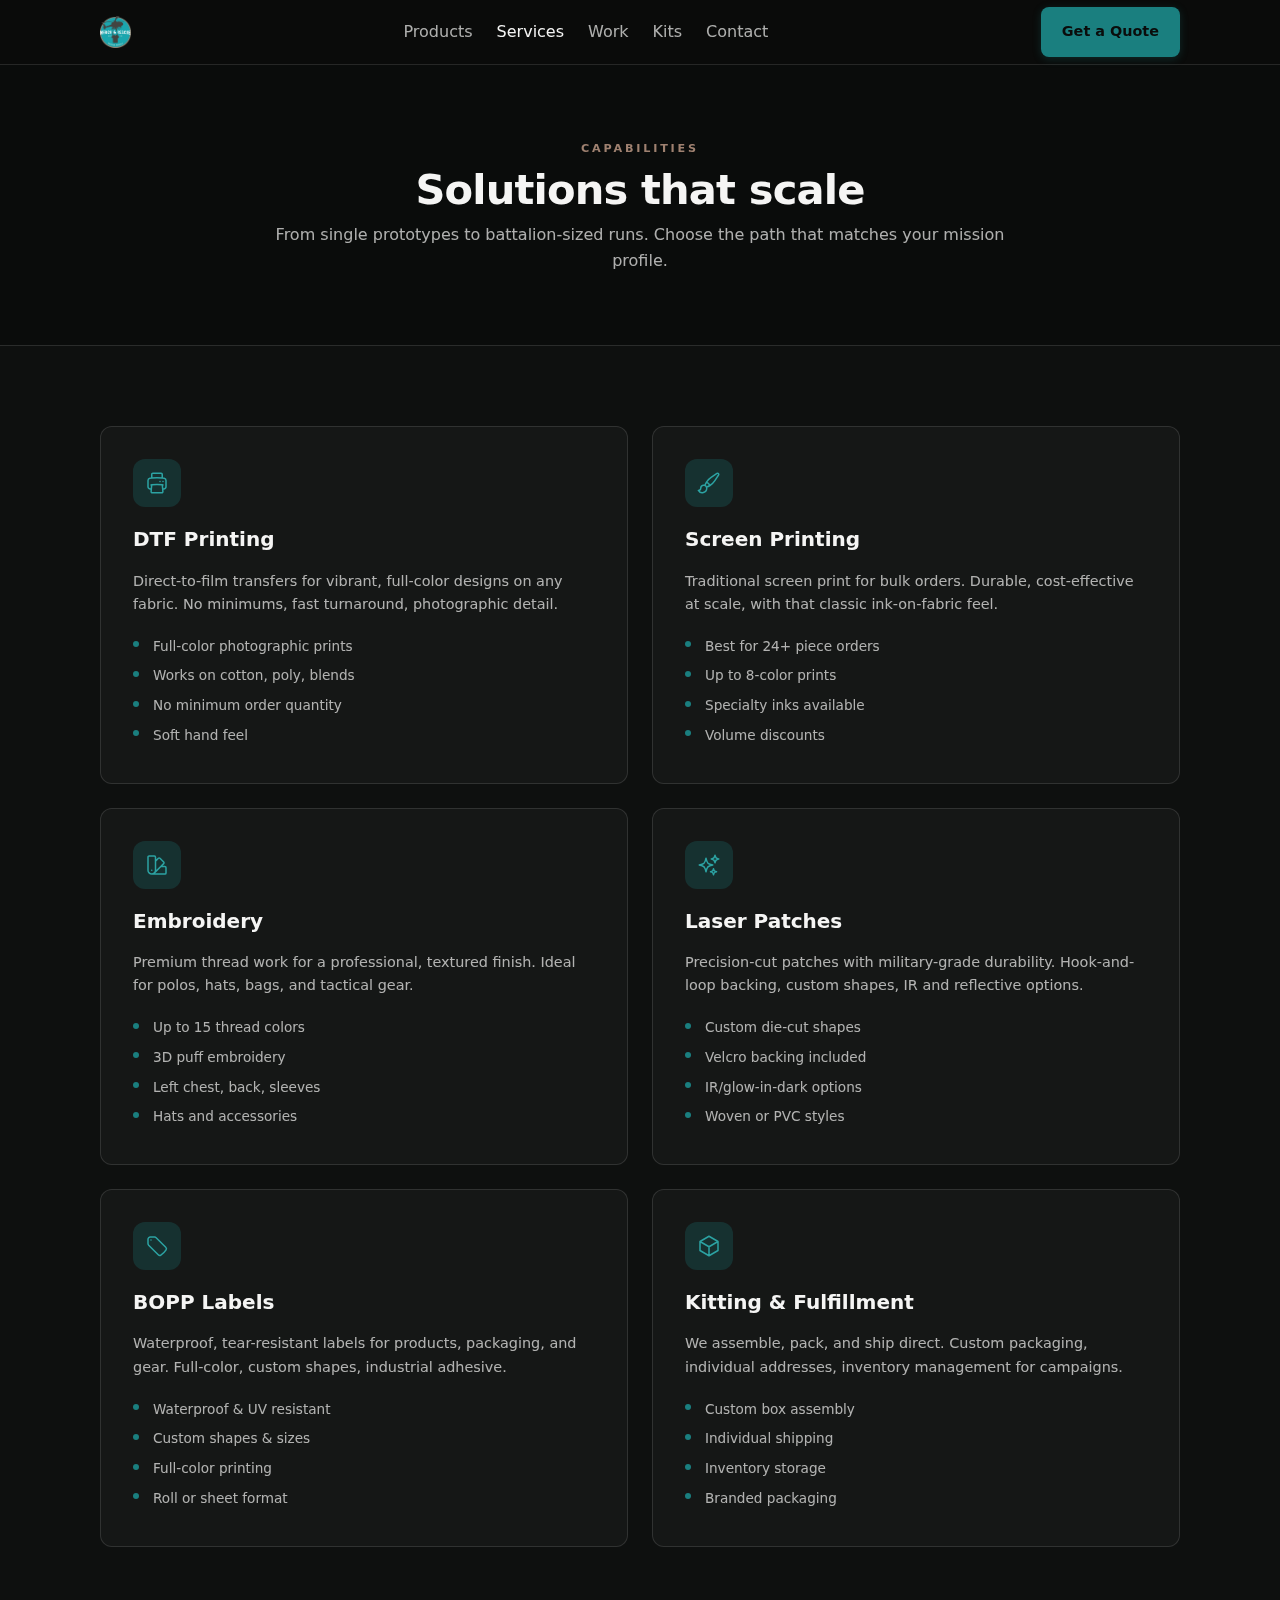
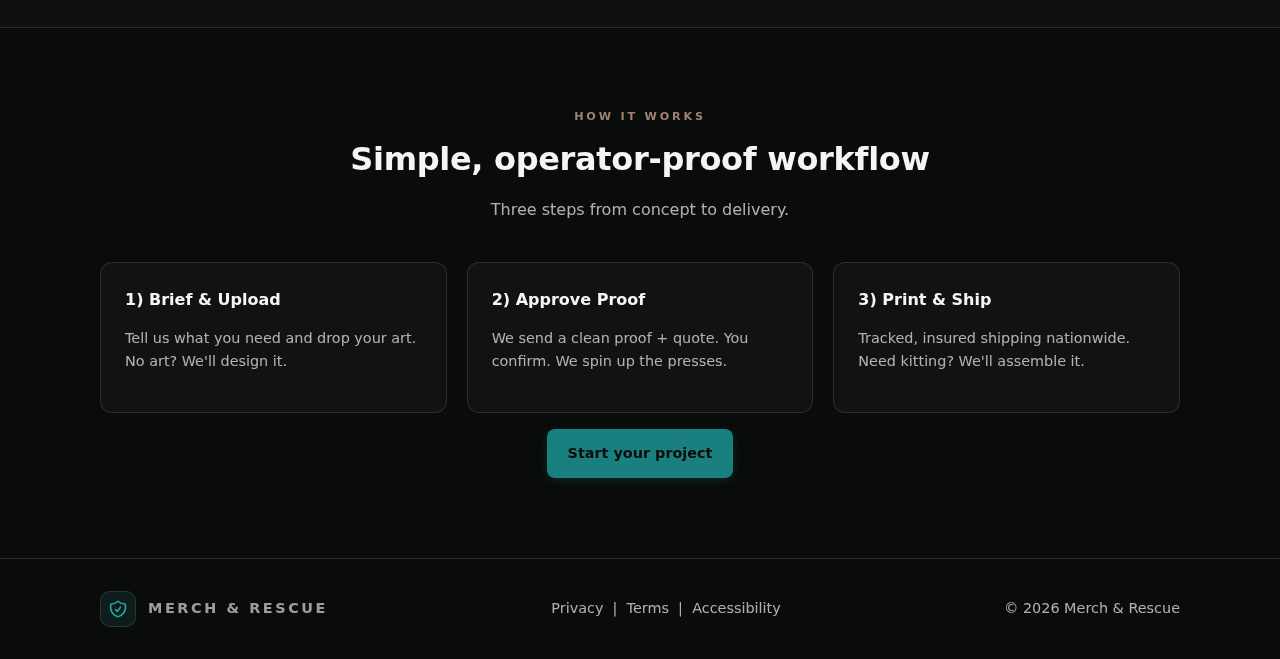
<file: services.html>
<!doctype html>
<html lang="en">
  <head>
    <meta charset="utf-8" />
    <meta name="viewport" content="width=device-width, initial-scale=1" />
    <title>Services — Merch & Rescue</title>
    <meta name="description" content="DTF printing, screen print, embroidery, laser patches, BOPP labels. Precision gear for tight timelines." />
    <link rel="stylesheet" href="styles.css" />
  </head>
  <body>
    <header>
      <div class="container nav">
        <div class="brand">
          <a href="/">
            <img class="logo" src="assets/logo.png" alt="Merch &amp; Rescue logo" />
          </a>
        </div>
        <nav>
          <div class="links">
            <a href="/products.html">Products</a>
            <a href="/services.html" class="active">Services</a>
            <a href="/work.html">Work</a>
            <a href="/kits.html">Kits</a>
            <a href="/contact.html">Contact</a>
          </div>
        </nav>
        <a class="btn primary" href="/contact.html">Get a Quote</a>
      </div>
    </header>

    <main>
      <section class="page-hero section">
        <div class="container">
          <p class="kicker">Capabilities</p>
          <h1 class="h1 text-center">Solutions that scale</h1>
          <p class="sub">From single prototypes to battalion-sized runs. Choose the path that matches your mission profile.</p>
        </div>
      </section>

      <section class="section alt">
        <div class="container">
          <div class="grid cols-2 service-grid">
            <div class="service-card">
              <div class="service-icon">
                <svg xmlns="http://www.w3.org/2000/svg" fill="none" viewBox="0 0 24 24" stroke-width="1.5" stroke="currentColor"><path stroke-linecap="round" stroke-linejoin="round" d="M6.72 13.829c-.24.03-.48.062-.72.096m.72-.096a42.415 42.415 0 0110.56 0m-10.56 0L6.34 18m10.94-4.171c.24.03.48.062.72.096m-.72-.096L17.66 18m0 0l.229 2.523a1.125 1.125 0 01-1.12 1.227H7.231c-.662 0-1.18-.568-1.12-1.227L6.34 18m11.318 0h1.091A2.25 2.25 0 0021 15.75V9.456c0-1.081-.768-2.015-1.837-2.175a48.055 48.055 0 00-1.913-.247M6.34 18H5.25A2.25 2.25 0 013 15.75V9.456c0-1.081.768-2.015 1.837-2.175a48.041 48.041 0 011.913-.247m10.5 0a48.536 48.536 0 00-10.5 0m10.5 0V3.375c0-.621-.504-1.125-1.125-1.125h-8.25c-.621 0-1.125.504-1.125 1.125v3.659M18 10.5h.008v.008H18V10.5zm-3 0h.008v.008H15V10.5z" /></svg>
              </div>
              <h3>DTF Printing</h3>
              <p class="small">Direct-to-film transfers for vibrant, full-color designs on any fabric. No minimums, fast turnaround, photographic detail.</p>
              <ul class="service-features">
                <li>Full-color photographic prints</li>
                <li>Works on cotton, poly, blends</li>
                <li>No minimum order quantity</li>
                <li>Soft hand feel</li>
              </ul>
            </div>

            <div class="service-card">
              <div class="service-icon">
                <svg xmlns="http://www.w3.org/2000/svg" fill="none" viewBox="0 0 24 24" stroke-width="1.5" stroke="currentColor"><path stroke-linecap="round" stroke-linejoin="round" d="M9.53 16.122a3 3 0 00-5.78 1.128 2.25 2.25 0 01-2.4 2.245 4.5 4.5 0 008.4-2.245c0-.399-.078-.78-.22-1.128zm0 0a15.998 15.998 0 003.388-1.62m-5.043-.025a15.994 15.994 0 011.622-3.395m3.42 3.42a15.995 15.995 0 004.764-4.648l3.876-5.814a1.151 1.151 0 00-1.597-1.597L14.146 6.32a15.996 15.996 0 00-4.649 4.763m3.42 3.42a6.776 6.776 0 00-3.42-3.42" /></svg>
              </div>
              <h3>Screen Printing</h3>
              <p class="small">Traditional screen print for bulk orders. Durable, cost-effective at scale, with that classic ink-on-fabric feel.</p>
              <ul class="service-features">
                <li>Best for 24+ piece orders</li>
                <li>Up to 8-color prints</li>
                <li>Specialty inks available</li>
                <li>Volume discounts</li>
              </ul>
            </div>

            <div class="service-card">
              <div class="service-icon">
                <svg xmlns="http://www.w3.org/2000/svg" fill="none" viewBox="0 0 24 24" stroke-width="1.5" stroke="currentColor"><path stroke-linecap="round" stroke-linejoin="round" d="M4.098 19.902a3.75 3.75 0 005.304 0l6.401-6.402M6.75 21A3.75 3.75 0 013 17.25V4.125C3 3.504 3.504 3 4.125 3h5.25c.621 0 1.125.504 1.125 1.125v4.072M6.75 21a3.75 3.75 0 003.75-3.75V8.197M6.75 21h13.125c.621 0 1.125-.504 1.125-1.125v-5.25c0-.621-.504-1.125-1.125-1.125h-4.072M10.5 8.197l2.88-2.88c.438-.439 1.15-.439 1.59 0l3.712 3.713c.44.44.44 1.152 0 1.59l-2.879 2.88M6.75 17.25h.008v.008H6.75v-.008z" /></svg>
              </div>
              <h3>Embroidery</h3>
              <p class="small">Premium thread work for a professional, textured finish. Ideal for polos, hats, bags, and tactical gear.</p>
              <ul class="service-features">
                <li>Up to 15 thread colors</li>
                <li>3D puff embroidery</li>
                <li>Left chest, back, sleeves</li>
                <li>Hats and accessories</li>
              </ul>
            </div>

            <div class="service-card">
              <div class="service-icon">
                <svg xmlns="http://www.w3.org/2000/svg" fill="none" viewBox="0 0 24 24" stroke-width="1.5" stroke="currentColor"><path stroke-linecap="round" stroke-linejoin="round" d="M9.813 15.904L9 18.75l-.813-2.846a4.5 4.5 0 00-3.09-3.09L2.25 12l2.846-.813a4.5 4.5 0 003.09-3.09L9 5.25l.813 2.846a4.5 4.5 0 003.09 3.09L15.75 12l-2.846.813a4.5 4.5 0 00-3.09 3.09zM18.259 8.715L18 9.75l-.259-1.035a3.375 3.375 0 00-2.455-2.456L14.25 6l1.036-.259a3.375 3.375 0 002.455-2.456L18 2.25l.259 1.035a3.375 3.375 0 002.456 2.456L21.75 6l-1.035.259a3.375 3.375 0 00-2.456 2.456zM16.894 20.567L16.5 21.75l-.394-1.183a2.25 2.25 0 00-1.423-1.423L13.5 18.75l1.183-.394a2.25 2.25 0 001.423-1.423l.394-1.183.394 1.183a2.25 2.25 0 001.423 1.423l1.183.394-1.183.394a2.25 2.25 0 00-1.423 1.423z" /></svg>
              </div>
              <h3>Laser Patches</h3>
              <p class="small">Precision-cut patches with military-grade durability. Hook-and-loop backing, custom shapes, IR and reflective options.</p>
              <ul class="service-features">
                <li>Custom die-cut shapes</li>
                <li>Velcro backing included</li>
                <li>IR/glow-in-dark options</li>
                <li>Woven or PVC styles</li>
              </ul>
            </div>

            <div class="service-card">
              <div class="service-icon">
                <svg xmlns="http://www.w3.org/2000/svg" fill="none" viewBox="0 0 24 24" stroke-width="1.5" stroke="currentColor"><path stroke-linecap="round" stroke-linejoin="round" d="M9.568 3H5.25A2.25 2.25 0 003 5.25v4.318c0 .597.237 1.17.659 1.591l9.581 9.581c.699.699 1.78.872 2.607.33a18.095 18.095 0 005.223-5.223c.542-.827.369-1.908-.33-2.607L11.16 3.66A2.25 2.25 0 009.568 3z" /><path stroke-linecap="round" stroke-linejoin="round" d="M6 6h.008v.008H6V6z" /></svg>
              </div>
              <h3>BOPP Labels</h3>
              <p class="small">Waterproof, tear-resistant labels for products, packaging, and gear. Full-color, custom shapes, industrial adhesive.</p>
              <ul class="service-features">
                <li>Waterproof & UV resistant</li>
                <li>Custom shapes & sizes</li>
                <li>Full-color printing</li>
                <li>Roll or sheet format</li>
              </ul>
            </div>

            <div class="service-card">
              <div class="service-icon">
                <svg xmlns="http://www.w3.org/2000/svg" fill="none" viewBox="0 0 24 24" stroke-width="1.5" stroke="currentColor"><path stroke-linecap="round" stroke-linejoin="round" d="M21 7.5l-9-5.25L3 7.5m18 0l-9 5.25m9-5.25v9l-9 5.25M3 7.5l9 5.25M3 7.5v9l9 5.25m0-9v9" /></svg>
              </div>
              <h3>Kitting & Fulfillment</h3>
              <p class="small">We assemble, pack, and ship direct. Custom packaging, individual addresses, inventory management for campaigns.</p>
              <ul class="service-features">
                <li>Custom box assembly</li>
                <li>Individual shipping</li>
                <li>Inventory storage</li>
                <li>Branded packaging</li>
              </ul>
            </div>
          </div>
        </div>
      </section>

      <section class="section">
        <div class="container">
          <div class="kicker">How it works</div>
          <h2 class="h2">Simple, operator-proof workflow</h2>
          <p class="sub">Three steps from concept to delivery.</p>
          <div class="grid cols-3">
            <div class="card">
              <strong>1) Brief &amp; Upload</strong>
              <p class="small">Tell us what you need and drop your art. No art? We'll design it.</p>
            </div>
            <div class="card">
              <strong>2) Approve Proof</strong>
              <p class="small">We send a clean proof + quote. You confirm. We spin up the presses.</p>
            </div>
            <div class="card">
              <strong>3) Print &amp; Ship</strong>
              <p class="small">Tracked, insured shipping nationwide. Need kitting? We'll assemble it.</p>
            </div>
          </div>
          <div class="text-center mt-1">
            <a class="btn primary" href="/contact.html">Start your project</a>
          </div>
        </div>
      </section>
    </main>

    <footer>
      <div class="container footer-inner">
        <div class="brand">
          <div class="chip" aria-hidden="true">
            <svg xmlns="http://www.w3.org/2000/svg" fill="none" viewBox="0 0 24 24" stroke-width="2" stroke="currentColor"><path stroke-linecap="round" stroke-linejoin="round" d="M9 12.75L11.25 15 15 9.75m-3-7.036A11.959 11.959 0 013.598 6 11.99 11.99 0 003 9.749c0 5.592 3.824 10.29 9 11.623 5.176-1.332 9-6.03 9-11.622 0-1.31-.21-2.571-.598-3.751h-.152c-3.196 0-6.1-1.248-8.25-3.285z" /></svg>
          </div>
          <span>MERCH &amp; RESCUE</span>
        </div>
        <div class="small"><a href="#">Privacy</a> &nbsp;|&nbsp; <a href="#">Terms</a> &nbsp;|&nbsp; <a href="#">Accessibility</a></div>
        <div class="small">© <span id="year"></span> Merch &amp; Rescue</div>
      </div>
    </footer>

    <script>document.getElementById("year").textContent=new Date().getFullYear();</script>
  </body>
</html>
</file>
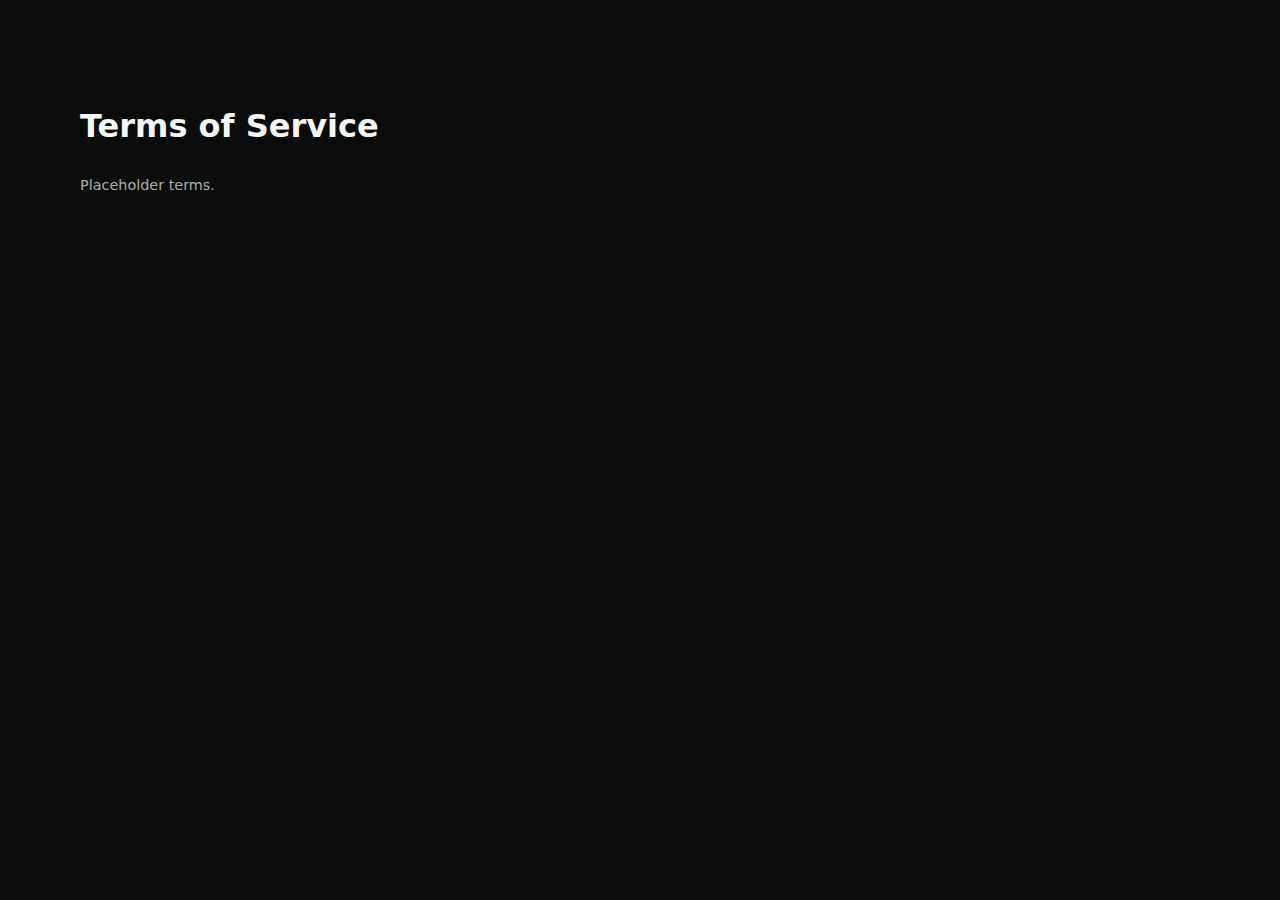
<file: terms.html>
<!doctype html><html><head><meta charset='utf-8'><meta name='viewport' content='width=device-width,initial-scale=1'><title>Terms</title><link rel='stylesheet' href='./styles.css'></head><body><div class='container section'><h1>Terms of Service</h1><p class='small'>Placeholder terms.</p></div></body></html>
</file>
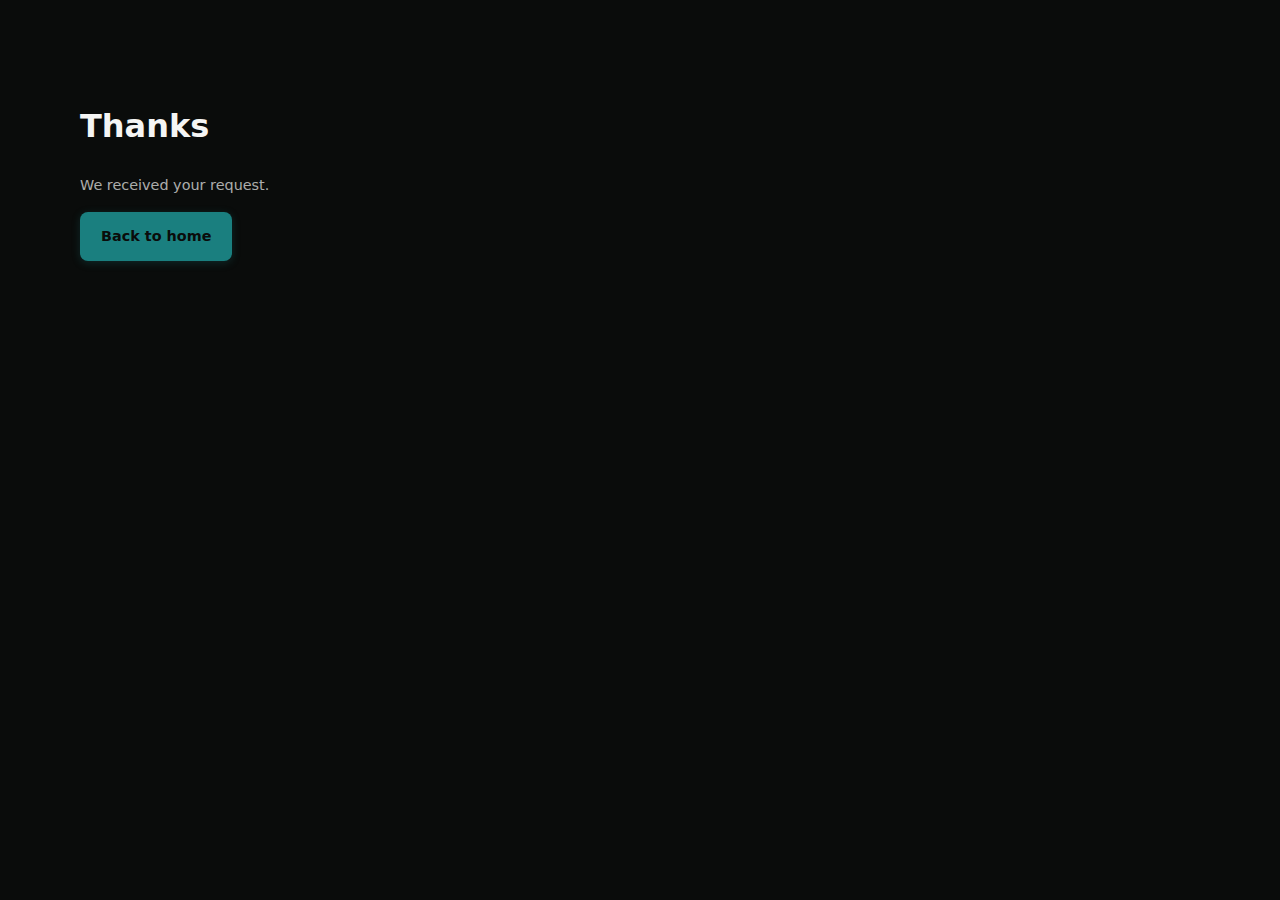
<file: thank-you.html>
<!doctype html><html><head><meta charset='utf-8'><meta name='viewport' content='width=device-width,initial-scale=1'><title>Thanks</title><link rel='stylesheet' href='./styles.css'></head><body><div class='container section'><h1>Thanks</h1><p class='small'>We received your request.</p><a class='btn primary' href='./index.html'>Back to home</a></div></body></html>
</file>
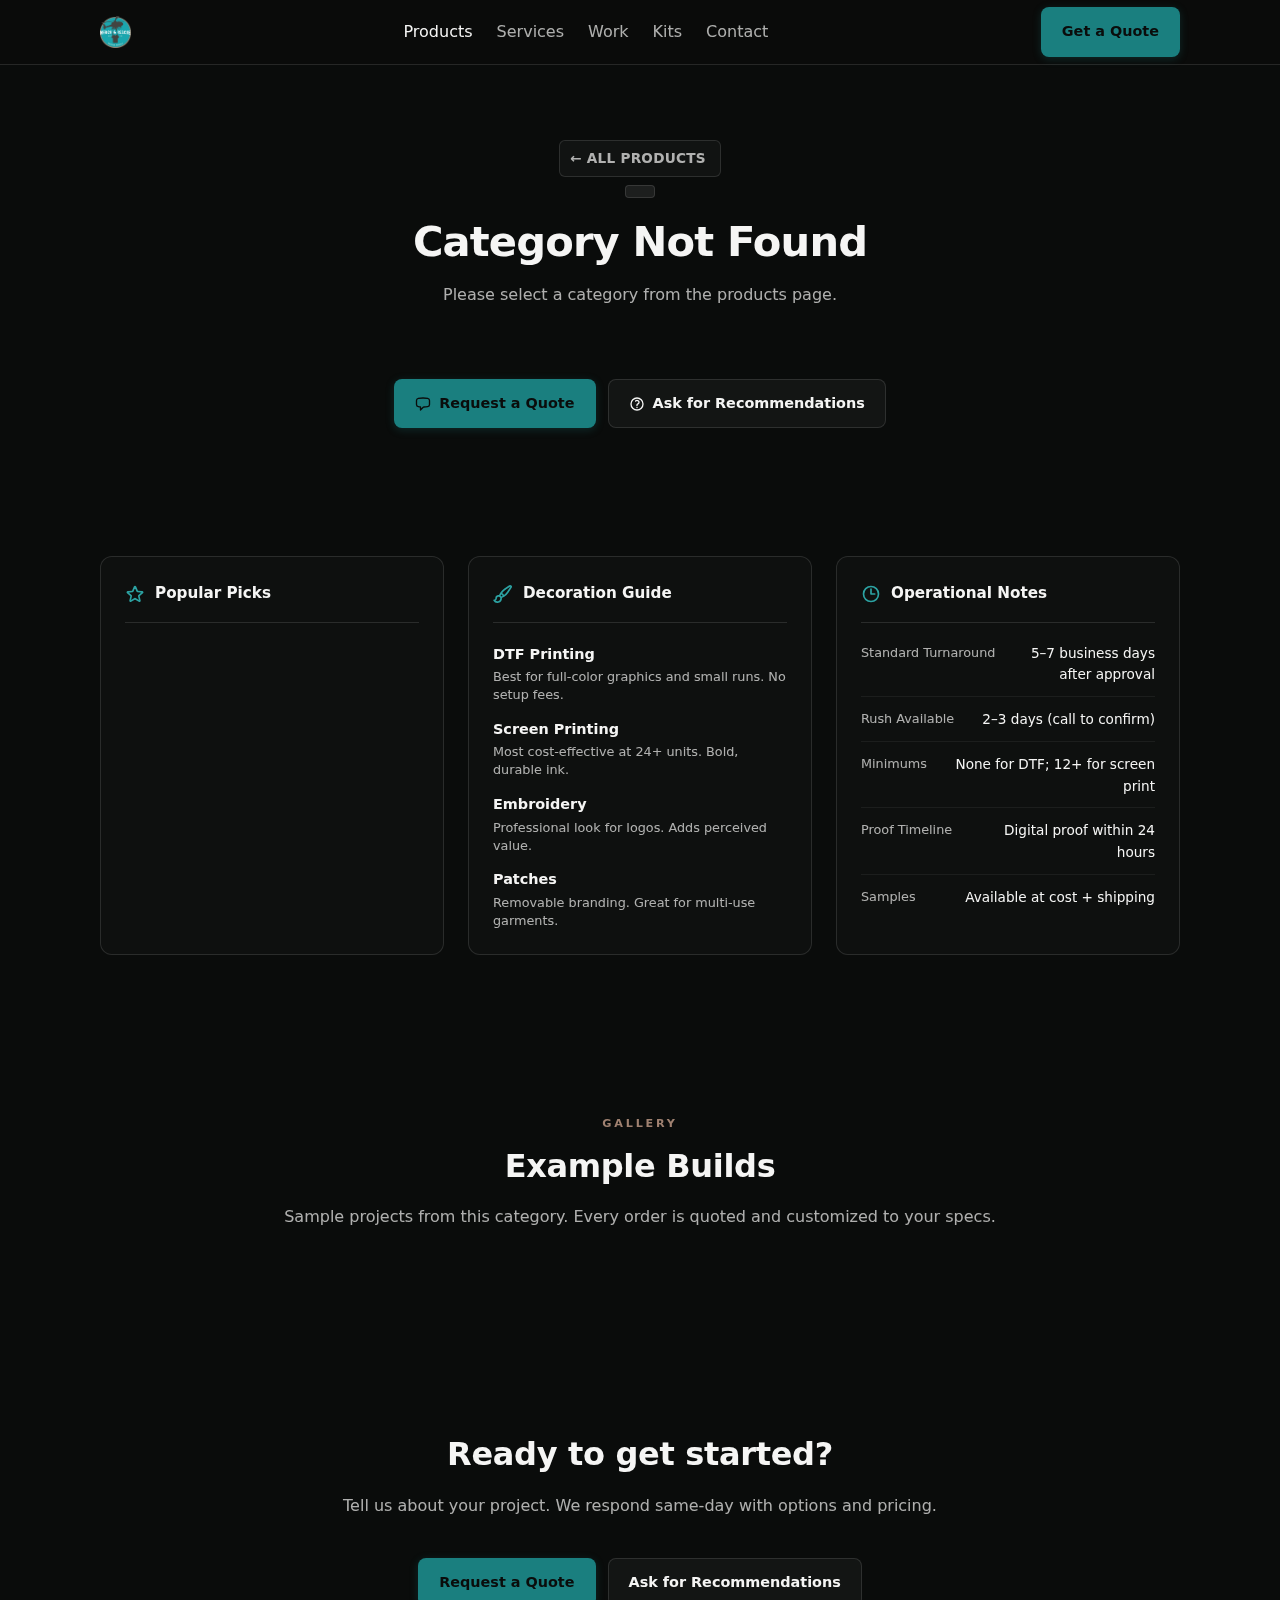
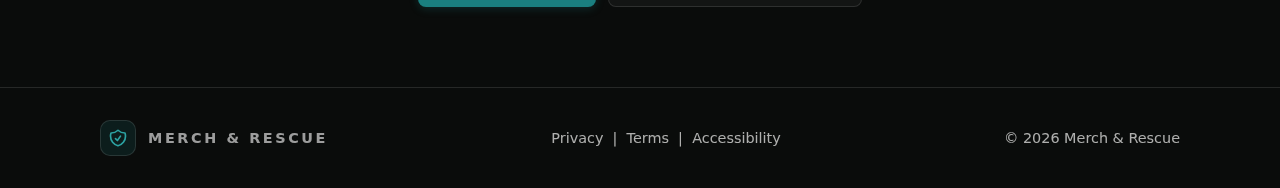
<file: _legacy_static_site/category.html>
<!doctype html>
<html lang="en">
  <head>
    <meta charset="utf-8" />
    <meta name="viewport" content="width=device-width, initial-scale=1" />
    <title>Category — Merch & Rescue</title>
    <meta name="description" content="Browse products in this category. Quality blanks ready for your custom branding." />
    <link rel="stylesheet" href="styles.css" />
  </head>
  <body>
    <header>
      <div class="container nav">
        <div class="brand">
          <a href="/">
            <img class="logo" src="assets/logo.png" alt="Merch &amp; Rescue logo" />
          </a>
        </div>
        <nav>
          <div class="links">
            <a href="/products.html" class="active">Products</a>
            <a href="/services.html">Services</a>
            <a href="/work.html">Work</a>
            <a href="/kits.html">Kits</a>
            <a href="/contact.html">Contact</a>
          </div>
        </nav>
        <a class="btn primary" href="/contact.html">Get a Quote</a>
      </div>
    </header>

    <main>
      <section class="page-hero section category-hero">
        <div class="container">
          <p class="kicker"><a href="/products.html" class="back-link">← All Products</a></p>
          <div class="category-hero-header">
            <span id="tier-badge" class="tier-badge"></span>
            <h1 id="category-title" class="h1 text-center">Category</h1>
          </div>
          <p id="category-subtitle" class="sub category-subtitle"></p>
          <p id="category-blurb" class="hero-blurb"></p>
          <div id="category-tags" class="hero-tags"></div>
          <div class="hero-actions">
            <a id="quote-cta" class="btn primary" href="/contact.html">
              <svg xmlns="http://www.w3.org/2000/svg" fill="none" viewBox="0 0 24 24" stroke-width="2" stroke="currentColor"><path stroke-linecap="round" stroke-linejoin="round" d="M2.25 12.76c0 1.6 1.123 2.994 2.707 3.227 1.087.16 2.185.283 3.293.369V21l4.076-4.076a1.526 1.526 0 011.037-.443 48.282 48.282 0 005.68-.494c1.584-.233 2.707-1.626 2.707-3.228V6.741c0-1.602-1.123-2.995-2.707-3.228A48.394 48.394 0 0012 3c-2.392 0-4.744.175-7.043.513C3.373 3.746 2.25 5.14 2.25 6.741v6.018z" /></svg>
              Request a Quote
            </a>
            <a id="help-cta" class="btn" href="/contact.html">
              <svg xmlns="http://www.w3.org/2000/svg" fill="none" viewBox="0 0 24 24" stroke-width="2" stroke="currentColor"><path stroke-linecap="round" stroke-linejoin="round" d="M9.879 7.519c1.171-1.025 3.071-1.025 4.242 0 1.172 1.025 1.172 2.687 0 3.712-.203.179-.43.326-.67.442-.745.361-1.45.999-1.45 1.827v.75M21 12a9 9 0 11-18 0 9 9 0 0118 0zm-9 5.25h.008v.008H12v-.008z" /></svg>
              Ask for Recommendations
            </a>
          </div>
        </div>
      </section>

      <section class="section">
        <div class="container">
          <div class="showroom-grid">
            <!-- Popular Picks -->
            <div class="showroom-card">
              <h3 class="showroom-card-title">
                <svg xmlns="http://www.w3.org/2000/svg" fill="none" viewBox="0 0 24 24" stroke-width="2" stroke="currentColor"><path stroke-linecap="round" stroke-linejoin="round" d="M11.48 3.499a.562.562 0 011.04 0l2.125 5.111a.563.563 0 00.475.345l5.518.442c.499.04.701.663.321.988l-4.204 3.602a.563.563 0 00-.182.557l1.285 5.385a.562.562 0 01-.84.61l-4.725-2.885a.563.563 0 00-.586 0L6.982 20.54a.562.562 0 01-.84-.61l1.285-5.386a.562.562 0 00-.182-.557l-4.204-3.602a.563.563 0 01.321-.988l5.518-.442a.563.563 0 00.475-.345L11.48 3.5z" /></svg>
                Popular Picks
              </h3>
              <ul class="picks-list" id="picks-list">
                <!-- Rendered by JS -->
              </ul>
            </div>

            <!-- Decoration Recommendations -->
            <div class="showroom-card">
              <h3 class="showroom-card-title">
                <svg xmlns="http://www.w3.org/2000/svg" fill="none" viewBox="0 0 24 24" stroke-width="2" stroke="currentColor"><path stroke-linecap="round" stroke-linejoin="round" d="M9.53 16.122a3 3 0 00-5.78 1.128 2.25 2.25 0 01-2.4 2.245 4.5 4.5 0 008.4-2.245c0-.399-.078-.78-.22-1.128zm0 0a15.998 15.998 0 003.388-1.62m-5.043-.025a15.994 15.994 0 011.622-3.395m3.42 3.42a15.995 15.995 0 004.764-4.648l3.876-5.814a1.151 1.151 0 00-1.597-1.597L14.146 6.32a15.996 15.996 0 00-4.649 4.763m3.42 3.42a6.776 6.776 0 00-3.42-3.42" /></svg>
                Decoration Guide
              </h3>
              <ul class="decoration-list">
                <li>
                  <strong>DTF Printing</strong>
                  <span>Best for full-color graphics and small runs. No setup fees.</span>
                </li>
                <li>
                  <strong>Screen Printing</strong>
                  <span>Most cost-effective at 24+ units. Bold, durable ink.</span>
                </li>
                <li>
                  <strong>Embroidery</strong>
                  <span>Professional look for logos. Adds perceived value.</span>
                </li>
                <li>
                  <strong>Patches</strong>
                  <span>Removable branding. Great for multi-use garments.</span>
                </li>
              </ul>
            </div>

            <!-- Operational Notes -->
            <div class="showroom-card">
              <h3 class="showroom-card-title">
                <svg xmlns="http://www.w3.org/2000/svg" fill="none" viewBox="0 0 24 24" stroke-width="2" stroke="currentColor"><path stroke-linecap="round" stroke-linejoin="round" d="M12 6v6h4.5m4.5 0a9 9 0 11-18 0 9 9 0 0118 0z" /></svg>
                Operational Notes
              </h3>
              <ul class="ops-list">
                <li>
                  <span class="ops-label">Standard Turnaround</span>
                  <span class="ops-value">5–7 business days after approval</span>
                </li>
                <li>
                  <span class="ops-label">Rush Available</span>
                  <span class="ops-value">2–3 days (call to confirm)</span>
                </li>
                <li>
                  <span class="ops-label">Minimums</span>
                  <span class="ops-value">None for DTF; 12+ for screen print</span>
                </li>
                <li>
                  <span class="ops-label">Proof Timeline</span>
                  <span class="ops-value">Digital proof within 24 hours</span>
                </li>
                <li>
                  <span class="ops-label">Samples</span>
                  <span class="ops-value">Available at cost + shipping</span>
                </li>
              </ul>
            </div>
          </div>
        </div>
      </section>

      <section id="catalog-section" class="section alt" hidden>
        <div class="container">
          <div class="kicker">Blanks</div>
          <h2 class="h2">Catalog Preview</h2>
          <p class="sub">Sample blanks available in this category. We source from multiple suppliers to find the best fit for your project.</p>
          <div id="catalog-grid" class="catalog-grid"></div>
          <div class="catalog-footer">
            <a id="catalog-cta" class="btn" href="#">View Full Supplier Catalog</a>
          </div>
        </div>
      </section>

      <section class="section">
        <div class="container">
          <div class="kicker">Gallery</div>
          <h2 class="h2">Example Builds</h2>
          <p class="sub">Sample projects from this category. Every order is quoted and customized to your specs.</p>
          <div id="example-gallery" class="gallery-grid">
            <!-- Placeholder tiles rendered by JS -->
          </div>
        </div>
      </section>

      <section class="section">
        <div class="container text-center">
          <h2 class="h2">Ready to get started?</h2>
          <p class="sub">Tell us about your project. We respond same-day with options and pricing.</p>
          <div class="hero-actions" style="justify-content: center;">
            <a id="quote-cta-bottom" class="btn primary" href="/contact.html">Request a Quote</a>
            <a id="help-cta-bottom" class="btn" href="/contact.html">Ask for Recommendations</a>
          </div>
        </div>
      </section>
    </main>

    <footer>
      <div class="container footer-inner">
        <div class="brand">
          <div class="chip" aria-hidden="true">
            <svg xmlns="http://www.w3.org/2000/svg" fill="none" viewBox="0 0 24 24" stroke-width="2" stroke="currentColor"><path stroke-linecap="round" stroke-linejoin="round" d="M9 12.75L11.25 15 15 9.75m-3-7.036A11.959 11.959 0 013.598 6 11.99 11.99 0 003 9.749c0 5.592 3.824 10.29 9 11.623 5.176-1.332 9-6.03 9-11.622 0-1.31-.21-2.571-.598-3.751h-.152c-3.196 0-6.1-1.248-8.25-3.285z" /></svg>
          </div>
          <span>MERCH &amp; RESCUE</span>
        </div>
        <div class="small"><a href="#">Privacy</a> &nbsp;|&nbsp; <a href="#">Terms</a> &nbsp;|&nbsp; <a href="#">Accessibility</a></div>
        <div class="small">© <span id="year"></span> Merch &amp; Rescue</div>
      </div>
    </footer>

    <script src="products-data.js"></script>
    <script src="catalog-provider.js"></script>
    <script>
      document.getElementById("year").textContent = new Date().getFullYear();

      (function() {
        // Get category ID from query string
        const params = new URLSearchParams(window.location.search);
        const categoryId = params.get('c');

        if (!categoryId || typeof PRODUCT_CATEGORIES === 'undefined') {
          document.getElementById('category-title').textContent = 'Category Not Found';
          document.getElementById('category-subtitle').textContent = 'Please select a category from the products page.';
          return;
        }

        // Find category in data
        let category = null;
        for (const group of PRODUCT_CATEGORIES) {
          const found = group.items.find(item => item.id === categoryId);
          if (found) {
            category = { ...found, group: group.group };
            break;
          }
        }

        if (!category) {
          document.getElementById('category-title').textContent = 'Category Not Found';
          document.getElementById('category-subtitle').textContent = 'Please select a category from the products page.';
          return;
        }

        // Update page content
        document.title = `${category.title} : ${category.label} — Merch & Rescue`;
        document.getElementById('category-title').textContent = category.title;
        document.getElementById('category-subtitle').textContent = `${category.group} : ${category.label}`;
        document.getElementById('category-blurb').textContent = category.blurb;

        // Set tier badge
        const tierBadge = document.getElementById('tier-badge');
        const tier = category.tier || 'core';
        tierBadge.textContent = tier.charAt(0).toUpperCase() + tier.slice(1);
        tierBadge.classList.add(`tier-${tier}`);

        // Render tags (filter out tier/fit tags already shown)
        const tagsContainer = document.getElementById('category-tags');
        const decorationTags = category.tags.filter(tag =>
          !['Value', 'Core', 'Premium', 'Unisex', "Women's"].includes(tag)
        );
        tagsContainer.innerHTML = decorationTags.map(tag =>
          `<span class="hero-tag">${tag}</span>`
        ).join('');

        // Update CTA links
        const quoteUrl = `/contact.html?service=products&category=${categoryId}`;
        const helpUrl = `/contact.html?service=products-help&category=${categoryId}`;
        document.getElementById('quote-cta').href = quoteUrl;
        document.getElementById('quote-cta-bottom').href = quoteUrl;
        document.getElementById('help-cta').href = helpUrl;
        document.getElementById('help-cta-bottom').href = helpUrl;

        // Popular picks (static placeholder data)
        const popularPicks = [
          { name: 'Ringspun Cotton Tee', note: 'Retail-soft, modern slim fit' },
          { name: 'Budget Cotton Tee', note: 'Affordable, true to size' },
          { name: 'CVC Blend Tee', note: 'Soft heathered fabric options' },
          { name: 'Garment-Dyed Tee', note: 'Vintage wash, relaxed fit' },
          { name: 'Heavyweight Tee', note: 'Premium weight, boxy cut' },
          { name: 'Tri-Blend Tee', note: 'Sustainable fabric option' }
        ];

        const picksList = document.getElementById('picks-list');
        picksList.innerHTML = popularPicks.map(pick => `
          <li class="pick-item">
            <span class="pick-name">${pick.name}</span>
            <span class="pick-note">${pick.note}</span>
          </li>
        `).join('');

        // Render placeholder gallery
        const gallery = document.getElementById('example-gallery');
        const placeholders = Array(8).fill(null).map((_, i) => `
          <div class="gallery-placeholder">
            <div class="placeholder-inner">
              <svg xmlns="http://www.w3.org/2000/svg" fill="none" viewBox="0 0 24 24" stroke-width="1" stroke="currentColor"><path stroke-linecap="round" stroke-linejoin="round" d="M2.25 15.75l5.159-5.159a2.25 2.25 0 013.182 0l5.159 5.159m-1.5-1.5l1.409-1.409a2.25 2.25 0 013.182 0l2.909 2.909m-18 3.75h16.5a1.5 1.5 0 001.5-1.5V6a1.5 1.5 0 00-1.5-1.5H3.75A1.5 1.5 0 002.25 6v12a1.5 1.5 0 001.5 1.5zm10.5-11.25h.008v.008h-.008V8.25zm.375 0a.375.375 0 11-.75 0 .375.375 0 01.75 0z" /></svg>
              <span class="small">Example ${i + 1}</span>
            </div>
          </div>
        `).join('');
        gallery.innerHTML = placeholders;

        // Fetch and render catalog preview
        CatalogProvider.getCatalogItemsByCategory(categoryId)
          .then(items => {
            items = items.slice(0, 12);
            if (items.length === 0) return;

            const catalogSection = document.getElementById('catalog-section');
            const catalogGrid = document.getElementById('catalog-grid');

            catalogGrid.innerHTML = items.map(item => `
              <div class="catalog-item">
                <div class="catalog-item-image">
                  <svg xmlns="http://www.w3.org/2000/svg" fill="none" viewBox="0 0 24 24" stroke-width="1" stroke="currentColor"><path stroke-linecap="round" stroke-linejoin="round" d="M2.25 15.75l5.159-5.159a2.25 2.25 0 013.182 0l5.159 5.159m-1.5-1.5l1.409-1.409a2.25 2.25 0 013.182 0l2.909 2.909m-18 3.75h16.5a1.5 1.5 0 001.5-1.5V6a1.5 1.5 0 00-1.5-1.5H3.75A1.5 1.5 0 002.25 6v12a1.5 1.5 0 001.5 1.5zm10.5-11.25h.008v.008h-.008V8.25zm.375 0a.375.375 0 11-.75 0 .375.375 0 01.75 0z" /></svg>
                </div>
                <div class="catalog-item-content">
                  <div class="catalog-item-header">
                    <span class="catalog-item-name">${item.name}</span>
                    <span class="catalog-item-sku">${item.sku}</span>
                  </div>
                  <p class="catalog-item-desc">${item.description}</p>
                  <div class="catalog-item-meta">
                    <span>${item.colorsCount} colors</span>
                    <span>${item.sizeRange}</span>
                  </div>
                </div>
              </div>
            `).join('');

            catalogSection.hidden = false;
          });
      })();
    </script>
  </body>
</html>
</file>
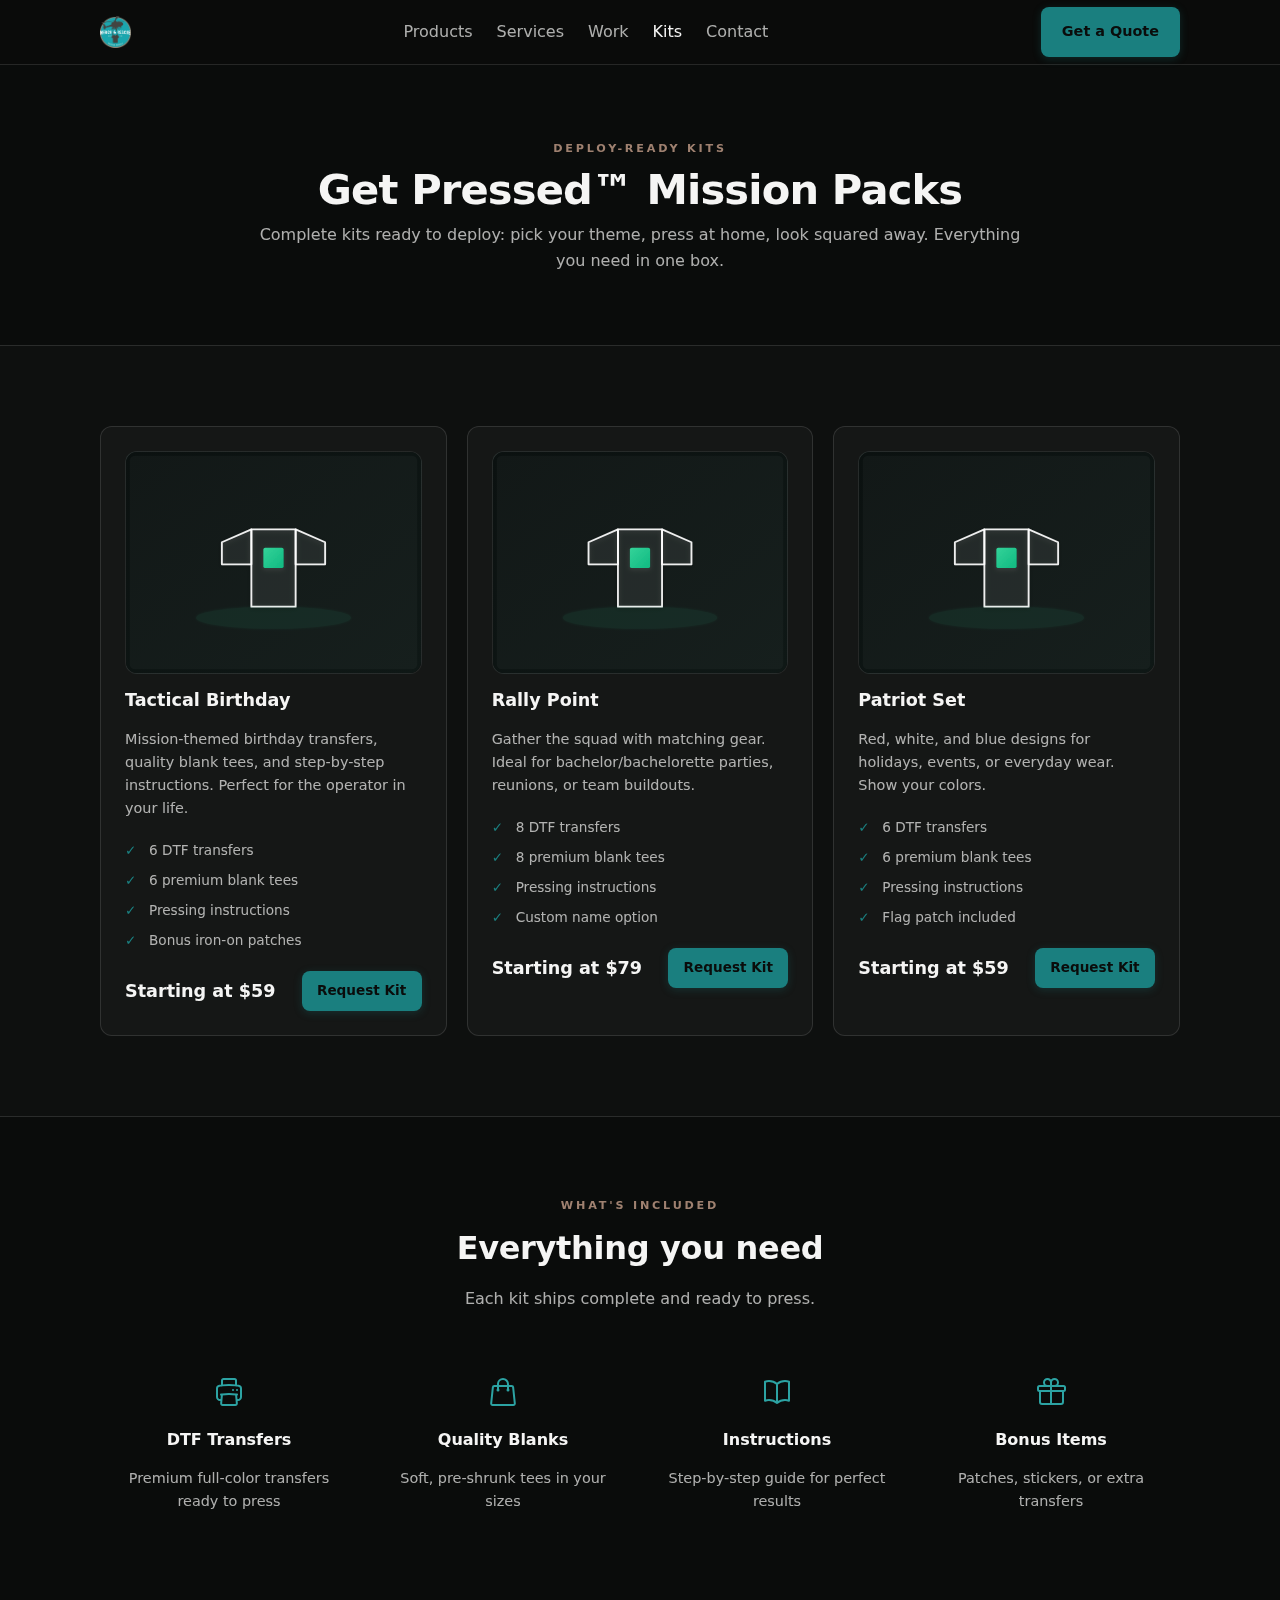
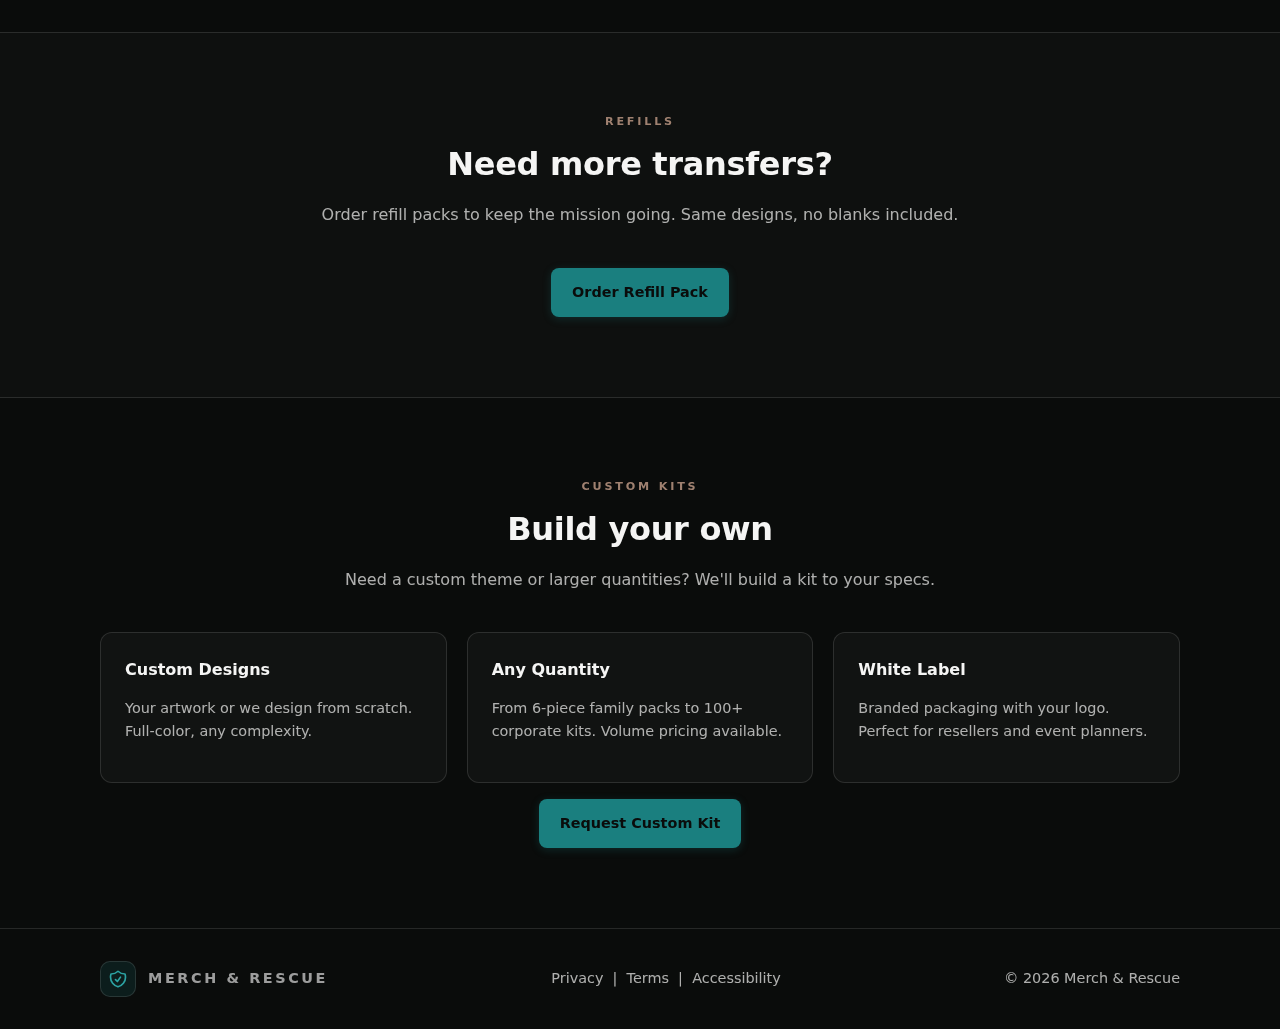
<file: _legacy_static_site/kits.html>
<!doctype html>
<html lang="en">
  <head>
    <meta charset="utf-8" />
    <meta name="viewport" content="width=device-width, initial-scale=1" />
    <title>Get Pressed™ Kits — Merch & Rescue</title>
    <meta name="description" content="Deploy-ready DIY merch kits. Pick your theme, press at home, look squared away." />
    <link rel="stylesheet" href="styles.css" />
  </head>
  <body>
    <header>
      <div class="container nav">
        <div class="brand">
          <a href="/">
            <img class="logo" src="assets/logo.png" alt="Merch &amp; Rescue logo" />
          </a>
        </div>
        <nav>
          <div class="links">
            <a href="/products.html">Products</a>
            <a href="/services.html">Services</a>
            <a href="/work.html">Work</a>
            <a href="/kits.html" class="active">Kits</a>
            <a href="/contact.html">Contact</a>
          </div>
        </nav>
        <a class="btn primary" href="/contact.html">Get a Quote</a>
      </div>
    </header>

    <main>
      <section class="page-hero section">
        <div class="container">
          <p class="kicker">Deploy-Ready Kits</p>
          <h1 class="h1 text-center">Get Pressed™ Mission Packs</h1>
          <p class="sub">Complete kits ready to deploy: pick your theme, press at home, look squared away. Everything you need in one box.</p>
        </div>
      </section>

      <section class="section alt">
        <div class="container">
          <div class="grid cols-3">
            <div class="card kit-card">
              <div class="gallery-tile">
                <img src="assets/blank-tee.svg" alt="Tactical Birthday kit preview">
              </div>
              <h3>Tactical Birthday</h3>
              <p class="small">Mission-themed birthday transfers, quality blank tees, and step-by-step instructions. Perfect for the operator in your life.</p>
              <ul class="kit-includes">
                <li>6 DTF transfers</li>
                <li>6 premium blank tees</li>
                <li>Pressing instructions</li>
                <li>Bonus iron-on patches</li>
              </ul>
              <div class="kit-card-footer">
                <span class="kit-price">Starting at $59</span>
                <a class="btn primary small" href="/contact.html?kit=tactical-birthday">Request Kit</a>
              </div>
            </div>

            <div class="card kit-card">
              <div class="gallery-tile">
                <img src="assets/blank-tee.svg" alt="Rally Point kit preview">
              </div>
              <h3>Rally Point</h3>
              <p class="small">Gather the squad with matching gear. Ideal for bachelor/bachelorette parties, reunions, or team buildouts.</p>
              <ul class="kit-includes">
                <li>8 DTF transfers</li>
                <li>8 premium blank tees</li>
                <li>Pressing instructions</li>
                <li>Custom name option</li>
              </ul>
              <div class="kit-card-footer">
                <span class="kit-price">Starting at $79</span>
                <a class="btn primary small" href="/contact.html?kit=rally-point">Request Kit</a>
              </div>
            </div>

            <div class="card kit-card">
              <div class="gallery-tile">
                <img src="assets/blank-tee.svg" alt="Patriot Set kit preview">
              </div>
              <h3>Patriot Set</h3>
              <p class="small">Red, white, and blue designs for holidays, events, or everyday wear. Show your colors.</p>
              <ul class="kit-includes">
                <li>6 DTF transfers</li>
                <li>6 premium blank tees</li>
                <li>Pressing instructions</li>
                <li>Flag patch included</li>
              </ul>
              <div class="kit-card-footer">
                <span class="kit-price">Starting at $59</span>
                <a class="btn primary small" href="/contact.html?kit=patriot-set">Request Kit</a>
              </div>
            </div>
          </div>
        </div>
      </section>

      <section class="section">
        <div class="container">
          <div class="kicker">What's included</div>
          <h2 class="h2">Everything you need</h2>
          <p class="sub">Each kit ships complete and ready to press.</p>
          <div class="grid cols-4 kit-features">
            <div class="kit-feature">
              <svg xmlns="http://www.w3.org/2000/svg" fill="none" viewBox="0 0 24 24" stroke-width="1.5" stroke="currentColor"><path stroke-linecap="round" stroke-linejoin="round" d="M6.72 13.829c-.24.03-.48.062-.72.096m.72-.096a42.415 42.415 0 0110.56 0m-10.56 0L6.34 18m10.94-4.171c.24.03.48.062.72.096m-.72-.096L17.66 18m0 0l.229 2.523a1.125 1.125 0 01-1.12 1.227H7.231c-.662 0-1.18-.568-1.12-1.227L6.34 18m11.318 0h1.091A2.25 2.25 0 0021 15.75V9.456c0-1.081-.768-2.015-1.837-2.175a48.055 48.055 0 00-1.913-.247M6.34 18H5.25A2.25 2.25 0 013 15.75V9.456c0-1.081.768-2.015 1.837-2.175a48.041 48.041 0 011.913-.247m10.5 0a48.536 48.536 0 00-10.5 0m10.5 0V3.375c0-.621-.504-1.125-1.125-1.125h-8.25c-.621 0-1.125.504-1.125 1.125v3.659M18 10.5h.008v.008H18V10.5zm-3 0h.008v.008H15V10.5z" /></svg>
              <h4>DTF Transfers</h4>
              <p class="small">Premium full-color transfers ready to press</p>
            </div>
            <div class="kit-feature">
              <svg xmlns="http://www.w3.org/2000/svg" fill="none" viewBox="0 0 24 24" stroke-width="1.5" stroke="currentColor"><path stroke-linecap="round" stroke-linejoin="round" d="M15.75 10.5V6a3.75 3.75 0 10-7.5 0v4.5m11.356-1.993l1.263 12c.07.665-.45 1.243-1.119 1.243H4.25a1.125 1.125 0 01-1.12-1.243l1.264-12A1.125 1.125 0 015.513 7.5h12.974c.576 0 1.059.435 1.119 1.007zM8.625 10.5a.375.375 0 11-.75 0 .375.375 0 01.75 0zm7.5 0a.375.375 0 11-.75 0 .375.375 0 01.75 0z" /></svg>
              <h4>Quality Blanks</h4>
              <p class="small">Soft, pre-shrunk tees in your sizes</p>
            </div>
            <div class="kit-feature">
              <svg xmlns="http://www.w3.org/2000/svg" fill="none" viewBox="0 0 24 24" stroke-width="1.5" stroke="currentColor"><path stroke-linecap="round" stroke-linejoin="round" d="M12 6.042A8.967 8.967 0 006 3.75c-1.052 0-2.062.18-3 .512v14.25A8.987 8.987 0 016 18c2.305 0 4.408.867 6 2.292m0-14.25a8.966 8.966 0 016-2.292c1.052 0 2.062.18 3 .512v14.25A8.987 8.987 0 0018 18a8.967 8.967 0 00-6 2.292m0-14.25v14.25" /></svg>
              <h4>Instructions</h4>
              <p class="small">Step-by-step guide for perfect results</p>
            </div>
            <div class="kit-feature">
              <svg xmlns="http://www.w3.org/2000/svg" fill="none" viewBox="0 0 24 24" stroke-width="1.5" stroke="currentColor"><path stroke-linecap="round" stroke-linejoin="round" d="M21 11.25v8.25a1.5 1.5 0 01-1.5 1.5H5.25a1.5 1.5 0 01-1.5-1.5v-8.25M12 4.875A2.625 2.625 0 109.375 7.5H12m0-2.625V7.5m0-2.625A2.625 2.625 0 1114.625 7.5H12m0 0V21m-8.625-9.75h18c.621 0 1.125-.504 1.125-1.125v-1.5c0-.621-.504-1.125-1.125-1.125h-18c-.621 0-1.125.504-1.125 1.125v1.5c0 .621.504 1.125 1.125 1.125z" /></svg>
              <h4>Bonus Items</h4>
              <p class="small">Patches, stickers, or extra transfers</p>
            </div>
          </div>
        </div>
      </section>

      <section class="section alt">
        <div class="container">
          <div class="kicker">Refills</div>
          <h2 class="h2">Need more transfers?</h2>
          <p class="sub">Order refill packs to keep the mission going. Same designs, no blanks included.</p>
          <div class="text-center">
            <a class="btn primary" href="/contact.html?type=refill">Order Refill Pack</a>
          </div>
        </div>
      </section>

      <section class="section">
        <div class="container">
          <div class="kicker">Custom Kits</div>
          <h2 class="h2">Build your own</h2>
          <p class="sub">Need a custom theme or larger quantities? We'll build a kit to your specs.</p>
          <div class="grid cols-3">
            <div class="card">
              <strong>Custom Designs</strong>
              <p class="small">Your artwork or we design from scratch. Full-color, any complexity.</p>
            </div>
            <div class="card">
              <strong>Any Quantity</strong>
              <p class="small">From 6-piece family packs to 100+ corporate kits. Volume pricing available.</p>
            </div>
            <div class="card">
              <strong>White Label</strong>
              <p class="small">Branded packaging with your logo. Perfect for resellers and event planners.</p>
            </div>
          </div>
          <div class="text-center mt-1">
            <a class="btn primary" href="/contact.html?type=custom-kit">Request Custom Kit</a>
          </div>
        </div>
      </section>
    </main>

    <footer>
      <div class="container footer-inner">
        <div class="brand">
          <div class="chip" aria-hidden="true">
            <svg xmlns="http://www.w3.org/2000/svg" fill="none" viewBox="0 0 24 24" stroke-width="2" stroke="currentColor"><path stroke-linecap="round" stroke-linejoin="round" d="M9 12.75L11.25 15 15 9.75m-3-7.036A11.959 11.959 0 013.598 6 11.99 11.99 0 003 9.749c0 5.592 3.824 10.29 9 11.623 5.176-1.332 9-6.03 9-11.622 0-1.31-.21-2.571-.598-3.751h-.152c-3.196 0-6.1-1.248-8.25-3.285z" /></svg>
          </div>
          <span>MERCH &amp; RESCUE</span>
        </div>
        <div class="small"><a href="#">Privacy</a> &nbsp;|&nbsp; <a href="#">Terms</a> &nbsp;|&nbsp; <a href="#">Accessibility</a></div>
        <div class="small">© <span id="year"></span> Merch &amp; Rescue</div>
      </div>
    </footer>

    <script>document.getElementById("year").textContent=new Date().getFullYear();</script>
  </body>
</html>
</file>
<file: _legacy_static_site/styles.css>
/* Military-Modern Design System */
:root {
  color-scheme: dark;
  --bg: #0a0c0b;
  --bg-elevated: #121514;
  --fg: #f5f5f4;
  --sub: rgba(245, 245, 244, 0.7);
  --line: rgba(245, 245, 244, 0.12);
  --accent: #1a7f7f;
  --accent-light: #2ca3a3;
  --accent-glow: rgba(26, 127, 127, 0.25);
  --coyote: #9f8170;
  --coyote-light: #bfa692;
  --red: #8b3a3a;
  --red-light: #b34d4d;
}

* {
  box-sizing: border-box;
}

html, body {
  margin: 0;
  background: var(--bg);
  color: var(--fg);
  font: 16px/1.6 system-ui, -apple-system, "Segoe UI", Roboto, Inter, sans-serif;
}

a {
  color: inherit;
  text-decoration: none;
}

img {
  max-width: 100%;
  height: auto;
  display: block;
}

/* Layout */
.container {
  max-width: 1120px;
  margin: 0 auto;
  padding: 0 20px;
}

/* Header */
header {
  position: sticky;
  top: 0;
  z-index: 40;
  border-bottom: 1px solid var(--line);
  background: rgba(10, 12, 11, 0.85);
  backdrop-filter: saturate(160%) blur(12px);
}

.nav {
  display: flex;
  align-items: center;
  justify-content: space-between;
  height: 64px;
}

.brand {
  display: flex;
  align-items: center;
  gap: 0.75rem;
  font-weight: 900;
  letter-spacing: 0.18em;
}

.chip {
  display: grid;
  place-items: center;
  width: 36px;
  height: 36px;
  border-radius: 10px;
  background: rgba(26, 127, 127, 0.15);
  border: 1px solid var(--line);
}

.chip svg {
  width: 20px;
  height: 20px;
  stroke: var(--accent-light);
}

nav .links {
  display: flex;
  gap: 1.5rem;
  color: var(--sub);
  font-weight: 500;
}

nav .links a:hover {
  color: var(--fg);
}

@media (max-width: 860px) {
  nav .links {
    display: none;
  }
}

/* Buttons */
.btn {
  display: inline-flex;
  align-items: center;
  justify-content: center;
  gap: 0.5rem;
  padding: 0.75rem 1.25rem;
  border-radius: 8px;
  border: 1px solid var(--line);
  background: rgba(255, 255, 255, 0.04);
  font-weight: 600;
  font-size: 0.9rem;
  cursor: pointer;
  transition: all 0.2s ease;
}

.btn:hover {
  background: rgba(255, 255, 255, 0.08);
  border-color: rgba(255, 255, 255, 0.2);
}

.btn.primary {
  background: var(--accent);
  color: var(--bg);
  border-color: transparent;
  box-shadow: 0 2px 8px var(--accent-glow);
}

.btn.primary:hover {
  background: var(--accent-light);
  box-shadow: 0 4px 16px var(--accent-glow);
}

.btn.small {
  font-size: 0.85rem;
  padding: 0.5rem 0.9rem;
}

.btn svg {
  width: 16px;
  height: 16px;
}

/* Sections */
.section {
  padding: 5rem 0;
}

.section.alt {
  background: rgba(255, 255, 255, 0.02);
  border-top: 1px solid var(--line);
  border-bottom: 1px solid var(--line);
}

/* Grid */
.grid {
  display: grid;
  gap: 1.25rem;
}

.cols-3 {
  grid-template-columns: repeat(3, minmax(0, 1fr));
}

.cols-2 {
  grid-template-columns: repeat(2, minmax(0, 1fr));
}

@media (max-width: 860px) {
  .cols-3, .cols-2 {
    grid-template-columns: 1fr;
  }
}

/* Cards */
.card {
  background: rgba(255, 255, 255, 0.03);
  border: 1px solid var(--line);
  border-radius: 12px;
  padding: 1.5rem;
  transition: all 0.2s ease;
}

.card:hover {
  background: rgba(255, 255, 255, 0.05);
  border-color: rgba(255, 255, 255, 0.15);
}

.card h3 {
  margin: 0 0 0.5rem;
  font-size: 1.1rem;
  color: var(--fg);
}

/* Typography */
.kicker {
  text-transform: uppercase;
  letter-spacing: 0.25em;
  color: var(--coyote);
  font-size: 0.7rem;
  font-weight: 700;
  margin-bottom: 0.5rem;
  text-align: center;
}

.h1 {
  font-size: 2.6rem;
  margin: 0.5rem 0 0;
  font-weight: 900;
  line-height: 1.15;
  letter-spacing: -0.02em;
}

.h2 {
  font-size: 2rem;
  font-weight: 900;
  text-align: center;
  margin: 0 0 0.75rem;
  letter-spacing: -0.01em;
}

.sub {
  color: var(--sub);
  text-align: center;
  margin: 0.5rem auto 2.5rem;
  max-width: 48rem;
}

.small {
  font-size: 0.9rem;
  color: var(--sub);
}

/* Badge */
.badge {
  display: flex;
  gap: 0.5rem;
  align-items: center;
  color: rgba(255, 255, 255, 0.6);
  font-size: 0.85rem;
  margin-top: 1rem;
}

.badge svg {
  width: 16px;
  height: 16px;
  stroke: var(--coyote);
}

/* Hero */
.hero {
  position: relative;
  overflow: hidden;
}

.hero .blob {
  position: absolute;
  border-radius: 9999px;
  filter: blur(80px);
  opacity: 0.15;
}

.blob.one {
  left: -120px;
  top: -120px;
  width: 20rem;
  height: 20rem;
  background: var(--accent);
}

.blob.two {
  right: -120px;
  bottom: -120px;
  width: 20rem;
  height: 20rem;
  background: var(--coyote);
}

.hero-banner {
  margin-top: 1rem;
}

.hero-banner img {
  border: 1px solid var(--line);
  border-radius: 12px;
}

.hero-actions {
  display: flex;
  gap: 0.75rem;
  flex-wrap: wrap;
}

.accent-text {
  display: block;
  color: var(--accent-light);
}

/* Gallery */
.gallery-tile {
  aspect-ratio: 4/3;
  background: linear-gradient(135deg, #0d1514, #0a0c0b);
  border: 1px solid var(--line);
  border-radius: 12px;
  overflow: hidden;
  position: relative;
}

.gallery-tile img {
  width: 100%;
  height: 100%;
  object-fit: cover;
}

.gallery-tile .overlay {
  position: absolute;
  inset: 0;
  display: grid;
  place-items: center;
  background: rgba(0, 0, 0, 0);
  opacity: 0;
  transition: 0.2s;
}

.gallery-tile:hover .overlay {
  background: rgba(0, 0, 0, 0.4);
  opacity: 1;
}

/* Forms */
input.input, textarea.input {
  width: 100%;
  background: rgba(255, 255, 255, 0.04);
  border: 1px solid var(--line);
  color: var(--fg);
  padding: 0.75rem 1rem;
  border-radius: 8px;
  outline: none;
  font-size: 1rem;
  transition: all 0.2s ease;
}

input.input:focus, textarea.input:focus {
  border-color: var(--accent);
  box-shadow: 0 0 0 3px var(--accent-glow);
}

input.input::placeholder, textarea.input::placeholder {
  color: var(--sub);
}

/* Footer */
footer {
  border-top: 1px solid var(--line);
  padding: 2rem 0;
  color: rgba(255, 255, 255, 0.6);
  font-size: 0.9rem;
}

.footer-inner {
  display: flex;
  gap: 1rem;
  justify-content: space-between;
  flex-wrap: wrap;
  align-items: center;
}

/* Toast */
#thanks-toast {
  display: none;
}

#thanks:target ~ #thanks-toast {
  display: block;
}

.toast {
  position: fixed;
  inset: auto 16px 16px 16px;
  margin: 0 auto;
  max-width: 640px;
  background: rgba(18, 21, 20, 0.95);
  border: 1px solid var(--line);
  border-radius: 12px;
  padding: 1rem 1.25rem;
  z-index: 50;
  backdrop-filter: blur(8px);
}

/* Logo */
.logo {
  height: 28px;
  width: auto;
  border-radius: 6px;
}

@media (min-width: 861px) {
  .logo {
    height: 32px;
  }
}

/* Contact Grid */
.contact-grid {
  display: grid;
  gap: 1rem;
  grid-template-columns: 1fr 1fr;
  align-items: center;
}

.contact-buttons {
  display: grid;
  grid-template-columns: repeat(3, minmax(0, 1fr));
  gap: 0.75rem;
}

@media (max-width: 860px) {
  .contact-grid {
    grid-template-columns: 1fr;
  }

  .contact-buttons {
    grid-template-columns: 1fr;
  }
}

/* Kit Card Styling */
.kit-card .gallery-tile {
  margin-bottom: 0.75rem;
}

.kit-card h3 {
  margin: 0 0 0.25rem;
}

.kit-card-footer {
  display: flex;
  justify-content: space-between;
  align-items: center;
  margin-top: 0.75rem;
}

/* Form Layout */
.form-row {
  grid-column: 1 / -1;
}

.form-footer {
  grid-column: 1 / -1;
  display: flex;
  justify-content: space-between;
  align-items: center;
}

/* Utility Classes */
.text-center {
  text-align: center;
}

.mt-1 {
  margin-top: 1rem;
}

/* Active Nav Link */
nav .links a.active {
  color: var(--fg);
}

/* Page Hero (subpages) */
.page-hero {
  padding: 4rem 0 2rem;
}

.page-hero .h1 {
  text-align: center;
  margin-bottom: 0.5rem;
}

.h3 {
  font-size: 1.4rem;
  font-weight: 700;
  margin: 0 0 1rem;
}

/* CTA Section */
.cta-section {
  padding: 4rem 0;
}

.cta-section .sub {
  margin-bottom: 1.5rem;
}

.cta-buttons {
  display: flex;
  gap: 0.75rem;
  justify-content: center;
  flex-wrap: wrap;
}

/* Services Page */
.service-grid {
  gap: 1.5rem;
}

.service-card {
  background: rgba(255, 255, 255, 0.03);
  border: 1px solid var(--line);
  border-radius: 12px;
  padding: 2rem;
  transition: all 0.2s ease;
}

.service-card:hover {
  background: rgba(255, 255, 255, 0.05);
  border-color: rgba(255, 255, 255, 0.15);
}

.service-icon {
  width: 48px;
  height: 48px;
  display: grid;
  place-items: center;
  background: var(--accent-glow);
  border-radius: 12px;
  margin-bottom: 1rem;
}

.service-icon svg {
  width: 24px;
  height: 24px;
  stroke: var(--accent-light);
}

.service-card h3 {
  font-size: 1.25rem;
  margin: 0 0 0.5rem;
}

.service-features {
  list-style: none;
  padding: 0;
  margin: 1rem 0 0;
}

.service-features li {
  font-size: 0.85rem;
  color: var(--sub);
  padding: 0.25rem 0;
  padding-left: 1.25rem;
  position: relative;
}

.service-features li::before {
  content: "";
  position: absolute;
  left: 0;
  top: 0.6rem;
  width: 6px;
  height: 6px;
  background: var(--accent);
  border-radius: 50%;
}

/* Work Page */
.gallery-grid {
  gap: 1rem;
}

.client-types {
  gap: 1rem;
  margin-top: 1rem;
}

.cols-4 {
  grid-template-columns: repeat(4, minmax(0, 1fr));
}

@media (max-width: 860px) {
  .cols-4 {
    grid-template-columns: repeat(2, 1fr);
  }
}

@media (max-width: 480px) {
  .cols-4 {
    grid-template-columns: 1fr;
  }
}

.client-type {
  display: flex;
  flex-direction: column;
  align-items: center;
  gap: 0.5rem;
  padding: 1.5rem 1rem;
  background: rgba(255, 255, 255, 0.03);
  border: 1px solid var(--line);
  border-radius: 12px;
  text-align: center;
}

.client-type svg {
  width: 32px;
  height: 32px;
  stroke: var(--accent-light);
}

.client-type span {
  font-size: 0.9rem;
  font-weight: 600;
}

/* Kits Page */
.kit-includes {
  list-style: none;
  padding: 0;
  margin: 1rem 0;
}

.kit-includes li {
  font-size: 0.85rem;
  color: var(--sub);
  padding: 0.25rem 0;
  padding-left: 1.5rem;
  position: relative;
}

.kit-includes li::before {
  content: "\2713";
  position: absolute;
  left: 0;
  color: var(--accent);
  font-weight: bold;
}

.kit-price {
  font-size: 1.1rem;
  font-weight: 700;
  color: var(--fg);
}

.kit-features {
  gap: 1rem;
  margin-top: 1rem;
}

.kit-feature {
  text-align: center;
  padding: 1.5rem 1rem;
}

.kit-feature svg {
  width: 32px;
  height: 32px;
  stroke: var(--accent-light);
  margin: 0 auto 0.75rem;
}

.kit-feature h4 {
  margin: 0 0 0.25rem;
  font-size: 1rem;
}

/* Contact Page */
.contact-layout {
  display: grid;
  grid-template-columns: 1.5fr 1fr;
  gap: 3rem;
  align-items: start;
}

@media (max-width: 860px) {
  .contact-layout {
    grid-template-columns: 1fr;
  }
}

.contact-form-wrapper {
  background: rgba(255, 255, 255, 0.03);
  border: 1px solid var(--line);
  border-radius: 12px;
  padding: 2rem;
}

.contact-form {
  display: grid;
  grid-template-columns: 1fr 1fr;
  gap: 1rem;
}

@media (max-width: 600px) {
  .contact-form {
    grid-template-columns: 1fr;
  }
}

.form-group {
  display: flex;
  flex-direction: column;
  gap: 0.25rem;
}

.form-group.full-width {
  grid-column: 1 / -1;
}

.contact-form .form-footer {
  margin-top: 0.5rem;
}

select.input {
  width: 100%;
  background: rgba(255, 255, 255, 0.04);
  border: 1px solid var(--line);
  color: var(--fg);
  padding: 0.75rem 1rem;
  border-radius: 8px;
  outline: none;
  font-size: 1rem;
  cursor: pointer;
  appearance: none;
  background-image: url("data:image/svg+xml,%3Csvg xmlns='http://www.w3.org/2000/svg' fill='none' viewBox='0 0 24 24' stroke='%23999'%3E%3Cpath stroke-linecap='round' stroke-linejoin='round' stroke-width='2' d='M19 9l-7 7-7-7'/%3E%3C/svg%3E");
  background-repeat: no-repeat;
  background-position: right 0.75rem center;
  background-size: 16px;
}

select.input:focus {
  border-color: var(--accent);
  box-shadow: 0 0 0 3px var(--accent-glow);
}

.contact-info-wrapper h2 {
  margin-bottom: 1.5rem;
}

.contact-method {
  display: flex;
  gap: 1rem;
  align-items: flex-start;
  margin-bottom: 1.5rem;
}

.contact-icon {
  width: 40px;
  height: 40px;
  display: grid;
  place-items: center;
  background: var(--accent-glow);
  border-radius: 10px;
  flex-shrink: 0;
}

.contact-icon svg {
  width: 20px;
  height: 20px;
  stroke: var(--accent-light);
}

.contact-method h4 {
  margin: 0 0 0.25rem;
  font-size: 0.95rem;
}

.contact-link {
  color: var(--fg);
  font-weight: 500;
}

.contact-link:hover {
  color: var(--accent-light);
}

.contact-note {
  margin-top: 2rem;
  padding: 1rem;
  background: rgba(159, 129, 112, 0.1);
  border: 1px solid rgba(159, 129, 112, 0.2);
  border-radius: 8px;
}

.contact-note h4 {
  margin: 0 0 0.25rem;
  color: var(--coyote-light);
}

/* =====================================================
   HOMEPAGE REDESIGN STYLES
   ===================================================== */

/* Screen reader only */
.sr-only {
  position: absolute;
  width: 1px;
  height: 1px;
  padding: 0;
  margin: -1px;
  overflow: hidden;
  clip: rect(0, 0, 0, 0);
  white-space: nowrap;
  border: 0;
}

/* Hero Section - Redesigned */
.hero-content {
  text-align: center;
  max-width: 800px;
  margin: 0 auto;
  padding-top: 2rem;
}

.hero-title {
  font-size: 3.5rem;
  font-weight: 900;
  line-height: 1.1;
  letter-spacing: -0.03em;
  margin: 0 0 1.5rem;
}

@media (max-width: 768px) {
  .hero-title {
    font-size: 2.5rem;
  }
}

.hero-sub {
  font-size: 1.15rem;
  color: var(--sub);
  max-width: 600px;
  margin: 0 auto 2rem;
  line-height: 1.6;
}

/* Capability Stack */
.capability-stack {
  display: flex;
  align-items: center;
  justify-content: center;
  gap: 0.5rem;
  flex-wrap: wrap;
  margin-bottom: 2rem;
  font-size: 0.8rem;
  font-weight: 600;
  letter-spacing: 0.05em;
  text-transform: uppercase;
  color: var(--sub);
}

.capability-stack span:not(.divider) {
  padding: 0.4rem 0.75rem;
  background: rgba(255, 255, 255, 0.04);
  border: 1px solid var(--line);
  border-radius: 4px;
}

.capability-stack .divider {
  width: 4px;
  height: 4px;
  background: var(--coyote);
  border-radius: 50%;
}

@media (max-width: 600px) {
  .capability-stack .divider {
    display: none;
  }
  .capability-stack {
    gap: 0.5rem;
  }
}

/* Segmentation Section */
.segment-grid {
  display: grid;
  grid-template-columns: repeat(2, 1fr);
  gap: 1.5rem;
  max-width: 900px;
  margin: 0 auto;
}

@media (max-width: 768px) {
  .segment-grid {
    grid-template-columns: 1fr;
  }
}

.segment-card {
  background: rgba(255, 255, 255, 0.03);
  border: 1px solid var(--line);
  border-radius: 12px;
  padding: 2rem;
  position: relative;
  transition: all 0.2s ease;
}

.segment-card:hover {
  background: rgba(255, 255, 255, 0.05);
  border-color: rgba(255, 255, 255, 0.15);
}

.segment-card.featured {
  border-color: var(--accent);
  background: rgba(26, 127, 127, 0.08);
}

.segment-card.featured:hover {
  background: rgba(26, 127, 127, 0.12);
}

.segment-badge {
  position: absolute;
  top: -10px;
  right: 1.5rem;
  background: var(--accent);
  color: var(--bg);
  font-size: 0.7rem;
  font-weight: 700;
  text-transform: uppercase;
  letter-spacing: 0.05em;
  padding: 0.25rem 0.75rem;
  border-radius: 4px;
}

.segment-header {
  display: flex;
  align-items: center;
  gap: 1rem;
  margin-bottom: 1rem;
}

.segment-icon {
  width: 48px;
  height: 48px;
  display: grid;
  place-items: center;
  background: var(--accent-glow);
  border-radius: 10px;
  flex-shrink: 0;
}

.segment-icon svg {
  width: 24px;
  height: 24px;
  stroke: var(--accent-light);
}

.segment-card h3 {
  font-size: 1.25rem;
  margin: 0;
}

.segment-desc {
  color: var(--sub);
  font-size: 0.95rem;
  margin: 0 0 1rem;
}

.segment-list {
  list-style: none;
  padding: 0;
  margin: 0 0 1.5rem;
}

.segment-list li {
  font-size: 0.9rem;
  color: var(--sub);
  padding: 0.35rem 0;
  padding-left: 1.25rem;
  position: relative;
}

.segment-list li::before {
  content: "";
  position: absolute;
  left: 0;
  top: 0.65rem;
  width: 6px;
  height: 6px;
  background: var(--accent);
  border-radius: 50%;
}

/* Services Grid (Homepage) */
.services-grid {
  grid-template-columns: repeat(4, 1fr);
  gap: 1rem;
}

@media (max-width: 1000px) {
  .services-grid {
    grid-template-columns: repeat(2, 1fr);
  }
}

@media (max-width: 600px) {
  .services-grid {
    grid-template-columns: 1fr;
  }
}

.service-tile {
  background: rgba(255, 255, 255, 0.03);
  border: 1px solid var(--line);
  border-radius: 10px;
  padding: 1.25rem;
  transition: all 0.2s ease;
}

.service-tile:hover {
  background: rgba(255, 255, 255, 0.05);
  border-color: rgba(255, 255, 255, 0.15);
}

.service-tile-icon {
  width: 40px;
  height: 40px;
  display: grid;
  place-items: center;
  background: var(--accent-glow);
  border-radius: 8px;
  margin-bottom: 0.75rem;
}

.service-tile-icon svg {
  width: 20px;
  height: 20px;
  stroke: var(--accent-light);
}

.service-tile h3 {
  font-size: 1rem;
  margin: 0 0 0.35rem;
}

.service-tile p {
  font-size: 0.85rem;
  color: var(--sub);
  margin: 0;
  line-height: 1.5;
}

/* Metrics Section */
.metrics-section {
  padding: 4rem 0;
}

.metrics-grid {
  display: grid;
  grid-template-columns: repeat(4, 1fr);
  gap: 2rem;
  margin-bottom: 3rem;
}

@media (max-width: 768px) {
  .metrics-grid {
    grid-template-columns: repeat(2, 1fr);
    gap: 1.5rem;
  }
}

.metric {
  text-align: center;
}

.metric-value {
  display: block;
  font-size: 2.5rem;
  font-weight: 900;
  color: var(--accent-light);
  letter-spacing: -0.02em;
}

.metric-label {
  font-size: 0.85rem;
  color: var(--sub);
}

/* Client Logos */
.client-logos {
  text-align: center;
}

.logos-label {
  font-size: 0.8rem;
  color: var(--sub);
  text-transform: uppercase;
  letter-spacing: 0.1em;
  margin: 0 0 1rem;
}

.logos-strip {
  display: flex;
  align-items: center;
  justify-content: center;
  gap: 2rem;
  flex-wrap: wrap;
}

.logo-placeholder {
  width: 100px;
  height: 40px;
  background: rgba(255, 255, 255, 0.05);
  border: 1px solid var(--line);
  border-radius: 6px;
  display: grid;
  place-items: center;
  font-size: 0.75rem;
  color: var(--sub);
}

/* Case Studies */
.cases-grid {
  gap: 1.5rem;
}

.case-card {
  display: block;
  background: rgba(255, 255, 255, 0.03);
  border: 1px solid var(--line);
  border-radius: 12px;
  overflow: hidden;
  transition: all 0.2s ease;
}

.case-card:hover {
  background: rgba(255, 255, 255, 0.05);
  border-color: rgba(255, 255, 255, 0.15);
  transform: translateY(-2px);
}

.case-image {
  aspect-ratio: 16/10;
  background: linear-gradient(135deg, #0d1514, #0a0c0b);
  overflow: hidden;
}

.case-image img {
  width: 100%;
  height: 100%;
  object-fit: cover;
  opacity: 0.7;
}

.case-content {
  padding: 1.25rem;
}

.case-tag {
  display: inline-block;
  font-size: 0.7rem;
  font-weight: 600;
  text-transform: uppercase;
  letter-spacing: 0.05em;
  color: var(--coyote);
  margin-bottom: 0.5rem;
}

.case-card h3 {
  font-size: 1.1rem;
  margin: 0 0 0.5rem;
  color: var(--fg);
}

.case-card p {
  font-size: 0.9rem;
  color: var(--sub);
  margin: 0 0 0.75rem;
  line-height: 1.5;
}

.case-link {
  display: inline-flex;
  align-items: center;
  gap: 0.35rem;
  font-size: 0.85rem;
  font-weight: 600;
  color: var(--accent-light);
}

.case-link svg {
  width: 14px;
  height: 14px;
}

/* Highlight Section (Fulfillment Portal) */
.highlight-section {
  background: linear-gradient(135deg, rgba(26, 127, 127, 0.08) 0%, transparent 50%);
}

.highlight-grid {
  display: grid;
  grid-template-columns: 1fr 1fr;
  gap: 4rem;
  align-items: center;
}

@media (max-width: 900px) {
  .highlight-grid {
    grid-template-columns: 1fr;
    gap: 2rem;
  }
}

.highlight-tag {
  display: inline-block;
  font-size: 0.7rem;
  font-weight: 700;
  text-transform: uppercase;
  letter-spacing: 0.1em;
  color: var(--coyote);
  margin-bottom: 0.75rem;
}

.highlight-title {
  font-size: 2rem;
  font-weight: 900;
  margin: 0 0 1rem;
  letter-spacing: -0.01em;
}

.highlight-desc {
  font-size: 1.05rem;
  color: var(--sub);
  margin: 0 0 1.5rem;
  line-height: 1.6;
}

.highlight-features {
  list-style: none;
  padding: 0;
  margin: 0 0 2rem;
}

.highlight-features li {
  display: flex;
  gap: 0.75rem;
  padding: 0.5rem 0;
  font-size: 0.95rem;
  color: var(--sub);
}

.highlight-features li svg {
  width: 20px;
  height: 20px;
  stroke: var(--accent);
  flex-shrink: 0;
  margin-top: 2px;
}

.highlight-features strong {
  color: var(--fg);
}

.highlight-actions {
  display: flex;
  gap: 0.75rem;
  flex-wrap: wrap;
}

/* Portal Preview Mockup */
.highlight-visual {
  display: flex;
  justify-content: center;
}

.portal-preview {
  width: 100%;
  max-width: 400px;
  background: var(--bg-elevated);
  border: 1px solid var(--line);
  border-radius: 12px;
  overflow: hidden;
}

.portal-header {
  display: flex;
  align-items: center;
  gap: 1rem;
  padding: 0.75rem 1rem;
  background: rgba(255, 255, 255, 0.03);
  border-bottom: 1px solid var(--line);
}

.portal-dots {
  display: flex;
  gap: 6px;
}

.portal-dots span {
  width: 10px;
  height: 10px;
  background: rgba(255, 255, 255, 0.15);
  border-radius: 50%;
}

.portal-url {
  font-size: 0.75rem;
  color: var(--sub);
  font-family: monospace;
}

.portal-body {
  padding: 1rem;
}

.portal-nav {
  height: 32px;
  background: rgba(255, 255, 255, 0.03);
  border-radius: 6px;
  margin-bottom: 1rem;
}

.portal-products {
  display: grid;
  grid-template-columns: repeat(2, 1fr);
  gap: 0.75rem;
}

.portal-product {
  aspect-ratio: 1;
  background: linear-gradient(135deg, rgba(26, 127, 127, 0.15), rgba(255, 255, 255, 0.03));
  border: 1px solid var(--line);
  border-radius: 8px;
}

/* Process Section - Redesigned */
.process-grid {
  display: flex;
  align-items: flex-start;
  justify-content: center;
  gap: 0;
  max-width: 900px;
  margin: 0 auto;
}

@media (max-width: 768px) {
  .process-grid {
    flex-direction: column;
    align-items: center;
  }
}

.process-step {
  flex: 1;
  max-width: 280px;
  text-align: center;
  padding: 0 1rem;
}

.process-number {
  font-size: 2.5rem;
  font-weight: 900;
  color: var(--accent);
  opacity: 0.5;
  margin-bottom: 0.5rem;
}

.process-step h3 {
  font-size: 1.25rem;
  margin: 0 0 0.5rem;
}

.process-step p {
  font-size: 0.9rem;
  color: var(--sub);
  margin: 0;
  line-height: 1.5;
}

.process-connector {
  width: 60px;
  height: 2px;
  background: var(--line);
  margin-top: 2.5rem;
  flex-shrink: 0;
}

@media (max-width: 768px) {
  .process-connector {
    width: 2px;
    height: 40px;
    margin: 1rem 0;
  }
}

/* Final CTA Section */
.cta-final {
  background: linear-gradient(180deg, var(--bg) 0%, rgba(26, 127, 127, 0.08) 100%);
}

.cta-grid {
  display: grid;
  grid-template-columns: 1fr 1fr;
  gap: 4rem;
  align-items: center;
}

@media (max-width: 900px) {
  .cta-grid {
    grid-template-columns: 1fr;
    gap: 2rem;
  }
}

.cta-title {
  font-size: 2.25rem;
  font-weight: 900;
  margin: 0 0 1rem;
  letter-spacing: -0.01em;
}

.cta-desc {
  font-size: 1.05rem;
  color: var(--sub);
  margin: 0 0 1.5rem;
  line-height: 1.6;
}

.cta-actions {
  display: flex;
  gap: 0.75rem;
  flex-wrap: wrap;
}

/* Quick Quote Teaser */
.teaser-card {
  background: rgba(255, 255, 255, 0.03);
  border: 1px solid var(--line);
  border-radius: 12px;
  padding: 1.5rem;
}

.teaser-card h3 {
  font-size: 1.1rem;
  margin: 0 0 1rem;
}

.teaser-fields {
  display: flex;
  flex-direction: column;
  gap: 0.75rem;
  margin-bottom: 1rem;
}

.teaser-card .btn {
  width: 100%;
}

.teaser-note {
  font-size: 0.8rem;
  color: var(--sub);
  margin: 0.75rem 0 0;
  text-align: center;
}

/* =====================================================
   WORK PAGE STYLES
   ===================================================== */

/* Client Logo Strip */
.client-strip-section {
  padding: 3rem 0;
  border-bottom: 1px solid var(--line);
}

.strip-label {
  text-align: center;
  font-size: 0.8rem;
  color: var(--sub);
  text-transform: uppercase;
  letter-spacing: 0.1em;
  margin: 0 0 1.5rem;
}

.client-strip {
  display: flex;
  align-items: center;
  justify-content: center;
  gap: 1.5rem;
  flex-wrap: wrap;
}

.client-logo-item {
  flex-shrink: 0;
}

.client-logo-placeholder {
  width: 100px;
  height: 44px;
  background: rgba(255, 255, 255, 0.04);
  border: 1px solid var(--line);
  border-radius: 6px;
  display: grid;
  place-items: center;
  font-size: 0.7rem;
  color: var(--sub);
  text-transform: uppercase;
  letter-spacing: 0.05em;
}

/* Case Study Cards */
.case-study {
  background: rgba(255, 255, 255, 0.02);
  border: 1px solid var(--line);
  border-radius: 12px;
  padding: 2rem;
  margin-bottom: 2rem;
}

.case-study:last-child {
  margin-bottom: 0;
}

.case-study-header {
  margin-bottom: 1.5rem;
  padding-bottom: 1.5rem;
  border-bottom: 1px solid var(--line);
}

.case-study-tag {
  display: inline-block;
  font-size: 0.7rem;
  font-weight: 700;
  text-transform: uppercase;
  letter-spacing: 0.08em;
  color: var(--coyote);
  background: rgba(159, 129, 112, 0.15);
  padding: 0.25rem 0.6rem;
  border-radius: 4px;
  margin-bottom: 0.75rem;
}

.case-study-title {
  font-size: 1.5rem;
  font-weight: 900;
  margin: 0 0 0.5rem;
  letter-spacing: -0.01em;
}

.case-study-client {
  font-size: 0.95rem;
  color: var(--sub);
  margin: 0;
}

.case-study-grid {
  display: grid;
  grid-template-columns: repeat(2, 1fr);
  gap: 1.5rem;
}

@media (max-width: 768px) {
  .case-study-grid {
    grid-template-columns: 1fr;
  }
}

.case-study-detail {
  background: rgba(255, 255, 255, 0.02);
  border-radius: 8px;
  padding: 1.25rem;
}

.case-study-detail.full-width {
  grid-column: 1 / -1;
}

.case-study-detail h4 {
  font-size: 0.75rem;
  font-weight: 700;
  text-transform: uppercase;
  letter-spacing: 0.1em;
  color: var(--accent-light);
  margin: 0 0 0.75rem;
}

.case-study-detail p {
  font-size: 0.95rem;
  color: var(--sub);
  margin: 0;
  line-height: 1.6;
}

.case-study-detail ul {
  list-style: none;
  padding: 0;
  margin: 0;
}

.case-study-detail ul li {
  font-size: 0.9rem;
  color: var(--sub);
  padding: 0.25rem 0;
  padding-left: 1.25rem;
  position: relative;
}

.case-study-detail ul li::before {
  content: "";
  position: absolute;
  left: 0;
  top: 0.55rem;
  width: 6px;
  height: 6px;
  background: var(--accent);
  border-radius: 50%;
}

/* Case Study Outcomes */
.case-outcomes {
  display: grid;
  grid-template-columns: repeat(4, 1fr);
  gap: 1rem;
}

@media (max-width: 900px) {
  .case-outcomes {
    grid-template-columns: repeat(2, 1fr);
  }
}

@media (max-width: 480px) {
  .case-outcomes {
    grid-template-columns: 1fr;
  }
}

.case-outcome {
  text-align: center;
  padding: 1rem;
  background: rgba(26, 127, 127, 0.08);
  border-radius: 8px;
}

.outcome-value {
  display: block;
  font-size: 1.75rem;
  font-weight: 900;
  color: var(--accent-light);
  letter-spacing: -0.02em;
}

.outcome-label {
  font-size: 0.8rem;
  color: var(--sub);
}

/* Gallery Grid with Modal */
.gallery-modal-grid {
  display: grid;
  grid-template-columns: repeat(3, 1fr);
  gap: 1rem;
}

@media (max-width: 768px) {
  .gallery-modal-grid {
    grid-template-columns: repeat(2, 1fr);
  }
}

@media (max-width: 480px) {
  .gallery-modal-grid {
    grid-template-columns: 1fr;
  }
}

.gallery-item {
  position: relative;
  aspect-ratio: 4/3;
  background: linear-gradient(135deg, #0d1514, #0a0c0b);
  border: 1px solid var(--line);
  border-radius: 10px;
  overflow: hidden;
  cursor: pointer;
  padding: 0;
  font-family: inherit;
  color: inherit;
  transition: all 0.2s ease;
}

.gallery-item:hover,
.gallery-item:focus {
  border-color: var(--accent);
  transform: translateY(-2px);
  outline: none;
}

.gallery-item:focus-visible {
  box-shadow: 0 0 0 3px var(--accent-glow);
}

.gallery-item img {
  width: 100%;
  height: 100%;
  object-fit: cover;
  opacity: 0.8;
  transition: opacity 0.2s ease;
}

.gallery-item:hover img {
  opacity: 1;
}

.gallery-item-label {
  position: absolute;
  bottom: 0;
  left: 0;
  right: 0;
  padding: 0.75rem;
  background: linear-gradient(transparent, rgba(0, 0, 0, 0.8));
  font-size: 0.85rem;
  font-weight: 600;
  color: var(--fg);
  text-align: left;
}

/* Modal */
.modal {
  position: fixed;
  inset: 0;
  z-index: 100;
  display: flex;
  align-items: center;
  justify-content: center;
}

.modal[hidden] {
  display: none;
}

.modal-backdrop {
  position: absolute;
  inset: 0;
  background: rgba(0, 0, 0, 0.9);
  backdrop-filter: blur(4px);
}

.modal-content {
  position: relative;
  max-width: 90vw;
  max-height: 90vh;
  display: flex;
  align-items: center;
  justify-content: center;
}

.modal-close {
  position: fixed;
  top: 1rem;
  right: 1rem;
  width: 44px;
  height: 44px;
  display: grid;
  place-items: center;
  background: rgba(255, 255, 255, 0.1);
  border: 1px solid var(--line);
  border-radius: 8px;
  cursor: pointer;
  transition: all 0.2s ease;
  padding: 0;
}

.modal-close:hover,
.modal-close:focus {
  background: rgba(255, 255, 255, 0.2);
  outline: none;
}

.modal-close svg {
  width: 24px;
  height: 24px;
  stroke: var(--fg);
}

.modal-nav {
  position: fixed;
  top: 50%;
  transform: translateY(-50%);
  width: 48px;
  height: 48px;
  display: grid;
  place-items: center;
  background: rgba(255, 255, 255, 0.1);
  border: 1px solid var(--line);
  border-radius: 8px;
  cursor: pointer;
  transition: all 0.2s ease;
  padding: 0;
}

.modal-nav:hover,
.modal-nav:focus {
  background: rgba(255, 255, 255, 0.2);
  outline: none;
}

.modal-nav svg {
  width: 24px;
  height: 24px;
  stroke: var(--fg);
}

.modal-prev {
  left: 1rem;
}

.modal-next {
  right: 1rem;
}

.modal-figure {
  margin: 0;
  text-align: center;
}

.modal-figure img {
  max-width: 80vw;
  max-height: 75vh;
  border-radius: 8px;
  background: var(--bg-elevated);
}

.modal-caption {
  margin-top: 1rem;
  font-size: 1rem;
  font-weight: 600;
  color: var(--fg);
}

@media (max-width: 768px) {
  .modal-nav {
    width: 40px;
    height: 40px;
  }

  .modal-prev {
    left: 0.5rem;
  }

  .modal-next {
    right: 0.5rem;
  }

  .modal-figure img {
    max-width: 95vw;
  }
}

/* =====================================================
   CONTACT PAGE - FILE UPLOAD & TOAST
   ===================================================== */

/* Required/Optional labels */
.required {
  color: var(--accent-light);
}

.optional {
  color: var(--sub);
  font-weight: 400;
}

/* File Upload */
.file-upload-wrapper {
  position: relative;
}

.file-input {
  position: absolute;
  width: 100%;
  height: 100%;
  opacity: 0;
  cursor: pointer;
  z-index: 2;
}

.file-upload-label {
  display: flex;
  flex-direction: column;
  align-items: center;
  justify-content: center;
  gap: 0.5rem;
  padding: 2rem 1.5rem;
  background: rgba(255, 255, 255, 0.02);
  border: 2px dashed var(--line);
  border-radius: 12px;
  cursor: pointer;
  transition: all 0.2s ease;
  text-align: center;
}

.file-upload-label svg {
  width: 32px;
  height: 32px;
  stroke: var(--sub);
  transition: stroke 0.2s ease;
}

.file-upload-label span {
  color: var(--sub);
}

.file-upload-label .small {
  color: var(--sub);
  opacity: 0.7;
}

.file-upload-wrapper:hover .file-upload-label,
.file-upload-wrapper.drag-over .file-upload-label {
  border-color: var(--accent);
  background: rgba(26, 127, 127, 0.05);
}

.file-upload-wrapper:hover .file-upload-label svg,
.file-upload-wrapper.drag-over .file-upload-label svg {
  stroke: var(--accent-light);
}

/* File List */
.file-list {
  margin-top: 0.75rem;
  display: flex;
  flex-direction: column;
  gap: 0.5rem;
}

.file-item {
  display: flex;
  align-items: center;
  gap: 0.75rem;
  padding: 0.625rem 0.875rem;
  background: rgba(255, 255, 255, 0.03);
  border: 1px solid var(--line);
  border-radius: 8px;
}

.file-item svg {
  width: 18px;
  height: 18px;
  stroke: var(--accent-light);
  flex-shrink: 0;
}

.file-name {
  flex: 1;
  font-size: 0.875rem;
  color: var(--fg);
  white-space: nowrap;
  overflow: hidden;
  text-overflow: ellipsis;
}

.file-size {
  font-size: 0.75rem;
  color: var(--sub);
  flex-shrink: 0;
}

.file-remove {
  display: grid;
  place-items: center;
  width: 28px;
  height: 28px;
  padding: 0;
  background: transparent;
  border: none;
  border-radius: 6px;
  cursor: pointer;
  transition: background 0.15s ease;
  flex-shrink: 0;
}

.file-remove:hover {
  background: rgba(255, 255, 255, 0.1);
}

.file-remove svg {
  width: 16px;
  height: 16px;
  stroke: var(--sub);
}

.file-remove:hover svg {
  stroke: var(--fg);
}

/* Urgent Note */
.urgent-note {
  display: flex;
  align-items: center;
  gap: 0.5rem;
  margin: 0;
  color: var(--sub);
}

.urgent-note svg {
  width: 16px;
  height: 16px;
  stroke: var(--coyote);
  flex-shrink: 0;
}

.urgent-note a {
  color: var(--coyote-light);
  font-weight: 600;
}

.urgent-note a:hover {
  color: var(--fg);
}

/* Submit Button Loading State */
#submit-btn {
  min-width: 140px;
}

.btn-loading {
  display: inline-flex;
  align-items: center;
  gap: 0.5rem;
}

.spinner {
  width: 18px;
  height: 18px;
  animation: spin 1s linear infinite;
}

@keyframes spin {
  from { transform: rotate(0deg); }
  to { transform: rotate(360deg); }
}

/* Toast Notification */
.toast {
  position: fixed;
  top: 1.5rem;
  right: 1.5rem;
  z-index: 1000;
  opacity: 0;
  transform: translateX(20px);
  transition: all 0.3s ease;
  pointer-events: none;
}

.toast.show {
  opacity: 1;
  transform: translateX(0);
  pointer-events: auto;
}

.toast-content {
  display: flex;
  align-items: flex-start;
  gap: 0.75rem;
  padding: 1rem 1.25rem;
  background: var(--bg-elevated);
  border: 1px solid var(--accent);
  border-radius: 10px;
  box-shadow: 0 8px 32px rgba(0, 0, 0, 0.4);
  max-width: 320px;
}

.toast-icon {
  width: 24px;
  height: 24px;
  stroke: var(--accent-light);
  flex-shrink: 0;
  margin-top: 2px;
}

.toast-content strong {
  display: block;
  margin-bottom: 0.25rem;
  color: var(--fg);
}

.toast-content .small {
  color: var(--sub);
}

@media (max-width: 600px) {
  .toast {
    top: auto;
    bottom: 1rem;
    right: 1rem;
    left: 1rem;
  }

  .toast-content {
    max-width: none;
  }
}

/* Thanks Banner (shown after Netlify form submission) */
.thanks-banner {
  position: fixed;
  top: 0;
  left: 0;
  right: 0;
  z-index: 1000;
  background: var(--accent);
  transform: translateY(-100%);
  transition: transform 0.3s ease;
}

.thanks-banner.show {
  transform: translateY(0);
}

.thanks-content {
  display: flex;
  align-items: center;
  gap: 0.75rem;
  padding: 1rem 0;
  color: var(--fg);
}

.thanks-content svg {
  width: 24px;
  height: 24px;
  flex-shrink: 0;
}

.thanks-content strong {
  margin-right: 0.5rem;
}

/* File note */
.file-note {
  margin-top: 0.5rem;
  color: var(--sub);
  font-style: italic;
}

/* =====================================================
   PRODUCTS PAGE - CATEGORY GROUPS
   ===================================================== */

.category-group {
  margin-bottom: 3rem;
}

.category-group:last-child {
  margin-bottom: 0;
}

.category-group-title {
  font-size: 0.8rem;
  font-weight: 700;
  text-transform: uppercase;
  letter-spacing: 0.1em;
  color: var(--coyote);
  margin: 0 0 1.25rem;
  padding: 0.5rem 0 0.75rem;
  border-bottom: 2px solid var(--line);
  display: flex;
  align-items: center;
  gap: 0.75rem;
}

.category-group-title::before {
  content: "";
  width: 3px;
  height: 1em;
  background: var(--coyote);
  border-radius: 2px;
}

.category-grid {
  display: grid;
  grid-template-columns: repeat(4, 1fr);
  gap: 0.625rem;
}

@media (max-width: 1100px) {
  .category-grid {
    grid-template-columns: repeat(3, 1fr);
  }
}

@media (max-width: 900px) {
  .category-grid {
    grid-template-columns: repeat(2, 1fr);
  }
}

@media (max-width: 500px) {
  .category-grid {
    grid-template-columns: repeat(2, 1fr);
    gap: 0.5rem;
  }
}

.category-card {
  display: flex;
  align-items: center;
  gap: 0.625rem;
  padding: 0.875rem 1rem;
  background: rgba(255, 255, 255, 0.02);
  border: 1px solid var(--line);
  border-left: 3px solid transparent;
  border-radius: 8px;
  text-decoration: none;
  transition: all 0.2s ease;
  position: relative;
}

.category-card:hover {
  background: rgba(26, 127, 127, 0.08);
  border-color: var(--line);
  border-left-color: var(--accent);
  transform: translateX(4px);
  box-shadow: 0 2px 12px rgba(26, 127, 127, 0.15);
}

.category-card:active {
  transform: translateX(2px);
  box-shadow: 0 1px 6px rgba(26, 127, 127, 0.1);
}

.category-title {
  font-size: 0.9rem;
  font-weight: 700;
  color: var(--fg);
  white-space: nowrap;
  letter-spacing: -0.01em;
}

.category-card:hover .category-title {
  color: var(--accent-light);
}

.category-label {
  font-size: 0.8rem;
  color: var(--sub);
  white-space: nowrap;
}

.category-label::before {
  content: ": ";
  opacity: 0.5;
}

.category-arrow {
  width: 16px;
  height: 16px;
  stroke: var(--sub);
  flex-shrink: 0;
  opacity: 0;
  transform: translateX(-8px);
  transition: all 0.2s ease;
}

.category-card:hover .category-arrow {
  opacity: 1;
  transform: translateX(0);
  stroke: var(--accent-light);
}

/* Helper text */
.helper-text {
  margin-top: 1.5rem;
  font-size: 0.85rem;
  color: var(--sub);
  opacity: 0.8;
}

/* Category card expanded structure */
.category-card-content {
  flex: 1;
  min-width: 0;
}

.category-header {
  display: flex;
  align-items: baseline;
  gap: 0.5rem;
  margin-bottom: 0.35rem;
  flex-wrap: wrap;
}

.category-blurb {
  font-size: 0.8rem;
  color: var(--sub);
  margin: 0 0 0.5rem;
  line-height: 1.4;
  display: -webkit-box;
  -webkit-line-clamp: 2;
  -webkit-box-orient: vertical;
  overflow: hidden;
}

.category-tags {
  display: flex;
  gap: 0.35rem;
  flex-wrap: wrap;
}

.category-tag {
  font-size: 0.65rem;
  font-weight: 600;
  text-transform: uppercase;
  letter-spacing: 0.05em;
  padding: 0.2rem 0.45rem;
  background: rgba(159, 129, 112, 0.15);
  color: var(--coyote-light);
  border-radius: 4px;
}

/* Filter bar */
.filter-bar {
  display: flex;
  flex-wrap: wrap;
  align-items: center;
  gap: 1rem;
  margin-bottom: 2rem;
  padding-bottom: 1.5rem;
  border-bottom: 1px solid var(--line);
}

.filter-search {
  position: relative;
  flex: 1;
  min-width: 200px;
  max-width: 300px;
}

.filter-search svg {
  position: absolute;
  left: 0.875rem;
  top: 50%;
  transform: translateY(-50%);
  width: 18px;
  height: 18px;
  stroke: var(--sub);
  pointer-events: none;
}

.filter-search input {
  width: 100%;
  padding: 0.625rem 1rem 0.625rem 2.5rem;
  background: rgba(255, 255, 255, 0.03);
  border: 1px solid var(--line);
  border-radius: 8px;
  color: var(--fg);
  font-size: 0.9rem;
  outline: none;
  transition: all 0.15s ease;
}

.filter-search input::placeholder {
  color: var(--sub);
}

.filter-search input:focus {
  border-color: var(--accent);
  box-shadow: 0 0 0 3px var(--accent-glow);
}

.filter-chips {
  display: flex;
  flex-wrap: wrap;
  gap: 0.5rem;
}

.filter-chip {
  padding: 0.45rem 0.875rem;
  background: rgba(255, 255, 255, 0.03);
  border: 1px solid var(--line);
  border-radius: 6px;
  color: var(--sub);
  font-size: 0.8rem;
  font-weight: 600;
  cursor: pointer;
  transition: all 0.15s ease;
}

.filter-chip:hover {
  background: rgba(255, 255, 255, 0.06);
  color: var(--fg);
}

.filter-chip.active {
  background: var(--accent);
  border-color: var(--accent);
  color: var(--fg);
}

.filter-count {
  margin-left: auto;
  font-size: 0.8rem;
  color: var(--sub);
}

@media (max-width: 768px) {
  .filter-bar {
    flex-direction: column;
    align-items: stretch;
  }

  .filter-search {
    max-width: none;
  }

  .filter-count {
    margin-left: 0;
    text-align: center;
  }
}

/* No results state */
.no-results {
  text-align: center;
  padding: 0 1rem;
  color: var(--sub);
  opacity: 0;
  max-height: 0;
  overflow: hidden;
  pointer-events: none;
  transition: opacity 0.25s ease, max-height 0.25s ease, padding 0.25s ease;
}

.no-results.visible {
  opacity: 1;
  max-height: 200px;
  padding: 3rem 1rem;
  pointer-events: auto;
}

.no-results p {
  margin: 0 0 1rem;
}

/* =====================================================
   CATEGORY PAGE
   ===================================================== */

.back-link {
  color: var(--sub);
  text-decoration: none;
  font-weight: 600;
  font-size: 0.85rem;
  display: inline-flex;
  align-items: center;
  gap: 0.35rem;
  padding: 0.4rem 0.85rem 0.4rem 0.6rem;
  background: rgba(255, 255, 255, 0.03);
  border: 1px solid var(--line);
  border-radius: 6px;
  transition: all 0.15s ease;
  letter-spacing: 0.02em;
}

.back-link:hover {
  color: var(--accent-light);
  background: rgba(26, 127, 127, 0.1);
  border-color: var(--accent);
  transform: translateX(-2px);
}

/* Gallery placeholders */
.gallery-grid {
  display: grid;
  grid-template-columns: repeat(4, 1fr);
  gap: 1rem;
  margin-top: 2rem;
}

@media (max-width: 900px) {
  .gallery-grid {
    grid-template-columns: repeat(3, 1fr);
  }
}

@media (max-width: 600px) {
  .gallery-grid {
    grid-template-columns: repeat(2, 1fr);
  }
}

.gallery-placeholder {
  aspect-ratio: 1;
  background: rgba(255, 255, 255, 0.02);
  border: 1px dashed var(--line);
  border-radius: 8px;
  display: flex;
  align-items: center;
  justify-content: center;
}

.placeholder-inner {
  display: flex;
  flex-direction: column;
  align-items: center;
  gap: 0.5rem;
  color: var(--sub);
  opacity: 0.5;
}

.placeholder-inner svg {
  width: 32px;
  height: 32px;
}

/* Decoration methods */
.decoration-methods {
  background: rgba(255, 255, 255, 0.02);
  border: 1px solid var(--line);
  border-radius: 12px;
  padding: 2rem;
}

.decoration-methods h3 {
  margin: 0 0 1.5rem;
  text-align: center;
}

.methods-grid {
  display: grid;
  grid-template-columns: repeat(4, 1fr);
  gap: 1.5rem;
}

@media (max-width: 900px) {
  .methods-grid {
    grid-template-columns: repeat(2, 1fr);
  }
}

@media (max-width: 500px) {
  .methods-grid {
    grid-template-columns: 1fr;
  }
}

.method-card {
  text-align: center;
}

.method-icon {
  width: 48px;
  height: 48px;
  margin: 0 auto 0.75rem;
  display: grid;
  place-items: center;
  background: var(--accent-glow);
  border-radius: 12px;
}

.method-icon svg {
  width: 24px;
  height: 24px;
  stroke: var(--accent-light);
}

.method-card h4 {
  margin: 0 0 0.25rem;
  font-size: 0.95rem;
}

.method-card .small {
  color: var(--sub);
}

/* =====================================================
   CATEGORY SHOWROOM PAGE
   ===================================================== */

/* Hero enhancements */
.hero-blurb {
  font-size: 1.05rem;
  color: var(--sub);
  max-width: 640px;
  margin: 0 auto 1.5rem;
  text-align: center;
  line-height: 1.6;
}

.hero-tags {
  display: flex;
  justify-content: center;
  flex-wrap: wrap;
  gap: 0.5rem;
  margin-bottom: 2rem;
}

.hero-tag {
  font-size: 0.7rem;
  font-weight: 600;
  text-transform: uppercase;
  letter-spacing: 0.05em;
  padding: 0.35rem 0.75rem;
  background: rgba(159, 129, 112, 0.15);
  color: var(--coyote-light);
  border: 1px solid rgba(159, 129, 112, 0.25);
  border-radius: 4px;
}

/* Hero actions centered */
.page-hero .hero-actions {
  justify-content: center;
}

/* Category hero enhancements */
.category-hero {
  padding-bottom: 3rem;
}

.category-hero-header {
  display: flex;
  flex-direction: column;
  align-items: center;
  gap: 0.75rem;
  margin-bottom: 0.5rem;
}

.category-subtitle {
  margin-top: 0;
}

/* Tier badge */
.tier-badge {
  display: inline-block;
  font-size: 0.7rem;
  font-weight: 700;
  text-transform: uppercase;
  letter-spacing: 0.1em;
  padding: 0.35rem 0.875rem;
  border-radius: 4px;
  background: rgba(255, 255, 255, 0.08);
  border: 1px solid var(--line);
  color: var(--sub);
}

.tier-badge.tier-value {
  background: rgba(139, 58, 58, 0.15);
  border-color: rgba(139, 58, 58, 0.3);
  color: var(--red-light);
}

.tier-badge.tier-core {
  background: rgba(26, 127, 127, 0.15);
  border-color: rgba(26, 127, 127, 0.3);
  color: var(--accent-light);
}

.tier-badge.tier-premium {
  background: rgba(159, 129, 112, 0.15);
  border-color: rgba(159, 129, 112, 0.3);
  color: var(--coyote-light);
}

/* Showroom grid */
.showroom-grid {
  display: grid;
  grid-template-columns: repeat(3, 1fr);
  gap: 1.5rem;
}

@media (max-width: 1000px) {
  .showroom-grid {
    grid-template-columns: repeat(2, 1fr);
  }
}

@media (max-width: 700px) {
  .showroom-grid {
    grid-template-columns: 1fr;
  }
}

.showroom-card {
  background: rgba(255, 255, 255, 0.02);
  border: 1px solid var(--line);
  border-radius: 12px;
  padding: 1.5rem;
}

.showroom-card-title {
  display: flex;
  align-items: center;
  gap: 0.625rem;
  font-size: 0.95rem;
  font-weight: 700;
  color: var(--fg);
  margin: 0 0 1.25rem;
  padding-bottom: 1rem;
  border-bottom: 1px solid var(--line);
}

.showroom-card-title svg {
  width: 20px;
  height: 20px;
  stroke: var(--accent-light);
  flex-shrink: 0;
}

/* Popular Picks */
.picks-list {
  list-style: none;
  padding: 0;
  margin: 0;
  display: flex;
  flex-direction: column;
  gap: 0.625rem;
}

.pick-item {
  display: flex;
  flex-direction: column;
  gap: 0.15rem;
  padding: 0.625rem 0.875rem;
  background: rgba(255, 255, 255, 0.02);
  border-radius: 6px;
  transition: background 0.15s ease;
}

.pick-item:hover {
  background: rgba(255, 255, 255, 0.04);
}

.pick-name {
  font-size: 0.9rem;
  font-weight: 600;
  color: var(--fg);
}

.pick-note {
  font-size: 0.8rem;
  color: var(--sub);
}

/* Decoration Guide */
.decoration-list {
  list-style: none;
  padding: 0;
  margin: 0;
  display: flex;
  flex-direction: column;
  gap: 0.875rem;
}

.decoration-list li {
  display: flex;
  flex-direction: column;
  gap: 0.15rem;
}

.decoration-list strong {
  font-size: 0.9rem;
  color: var(--fg);
}

.decoration-list span {
  font-size: 0.8rem;
  color: var(--sub);
  line-height: 1.4;
}

/* Operational Notes */
.ops-list {
  list-style: none;
  padding: 0;
  margin: 0;
  display: flex;
  flex-direction: column;
  gap: 0.75rem;
}

.ops-list li {
  display: flex;
  justify-content: space-between;
  align-items: flex-start;
  gap: 1rem;
  padding-bottom: 0.625rem;
  border-bottom: 1px solid rgba(255, 255, 255, 0.06);
}

.ops-list li:last-child {
  padding-bottom: 0;
  border-bottom: none;
}

.ops-label {
  font-size: 0.8rem;
  color: var(--sub);
  flex-shrink: 0;
}

.ops-value {
  font-size: 0.85rem;
  font-weight: 500;
  color: var(--fg);
  text-align: right;
}

/* Catalog Preview */
.catalog-grid {
  display: grid;
  grid-template-columns: repeat(3, 1fr);
  gap: 1rem;
  margin-bottom: 2rem;
}

@media (max-width: 900px) {
  .catalog-grid {
    grid-template-columns: repeat(2, 1fr);
  }
}

@media (max-width: 500px) {
  .catalog-grid {
    grid-template-columns: 1fr;
  }
}

.catalog-item {
  display: flex;
  gap: 1rem;
  padding: 1rem;
  background: rgba(255, 255, 255, 0.02);
  border: 1px solid var(--line);
  border-radius: 8px;
  transition: all 0.15s ease;
}

.catalog-item:hover {
  background: rgba(255, 255, 255, 0.04);
  border-color: rgba(255, 255, 255, 0.15);
}

.catalog-item-image {
  width: 64px;
  height: 64px;
  flex-shrink: 0;
  display: grid;
  place-items: center;
  background: rgba(255, 255, 255, 0.03);
  border: 1px dashed var(--line);
  border-radius: 6px;
}

.catalog-item-image svg {
  width: 24px;
  height: 24px;
  stroke: var(--sub);
  opacity: 0.5;
}

.catalog-item-content {
  flex: 1;
  min-width: 0;
}

.catalog-item-header {
  display: flex;
  align-items: baseline;
  gap: 0.5rem;
  margin-bottom: 0.25rem;
  flex-wrap: wrap;
}

.catalog-item-name {
  font-size: 0.9rem;
  font-weight: 600;
  color: var(--fg);
}

.catalog-item-sku {
  font-size: 0.7rem;
  color: var(--sub);
  font-family: monospace;
}

.catalog-item-desc {
  font-size: 0.8rem;
  color: var(--sub);
  margin: 0 0 0.5rem;
  line-height: 1.4;
}

.catalog-item-meta {
  display: flex;
  gap: 0.75rem;
  font-size: 0.75rem;
  color: var(--sub);
}

.catalog-item-meta span {
  display: flex;
  align-items: center;
  gap: 0.25rem;
}

.catalog-footer {
  text-align: center;
}
</file>
<file: styles.css>
/* Military-Modern Design System */
:root {
  color-scheme: dark;
  --bg: #0a0c0b;
  --bg-elevated: #121514;
  --fg: #f5f5f4;
  --sub: rgba(245, 245, 244, 0.7);
  --line: rgba(245, 245, 244, 0.12);
  --accent: #1a7f7f;
  --accent-light: #2ca3a3;
  --accent-glow: rgba(26, 127, 127, 0.25);
  --coyote: #9f8170;
  --coyote-light: #bfa692;
  --red: #8b3a3a;
  --red-light: #b34d4d;
}

* {
  box-sizing: border-box;
}

html, body {
  margin: 0;
  background: var(--bg);
  color: var(--fg);
  font: 16px/1.6 system-ui, -apple-system, "Segoe UI", Roboto, Inter, sans-serif;
}

a {
  color: inherit;
  text-decoration: none;
}

img {
  max-width: 100%;
  height: auto;
  display: block;
}

/* Layout */
.container {
  max-width: 1120px;
  margin: 0 auto;
  padding: 0 20px;
}

/* Header */
header {
  position: sticky;
  top: 0;
  z-index: 40;
  border-bottom: 1px solid var(--line);
  background: rgba(10, 12, 11, 0.85);
  backdrop-filter: saturate(160%) blur(12px);
}

.nav {
  display: flex;
  align-items: center;
  justify-content: space-between;
  height: 64px;
}

.brand {
  display: flex;
  align-items: center;
  gap: 0.75rem;
  font-weight: 900;
  letter-spacing: 0.18em;
}

.chip {
  display: grid;
  place-items: center;
  width: 36px;
  height: 36px;
  border-radius: 10px;
  background: rgba(26, 127, 127, 0.15);
  border: 1px solid var(--line);
}

.chip svg {
  width: 20px;
  height: 20px;
  stroke: var(--accent-light);
}

nav .links {
  display: flex;
  gap: 1.5rem;
  color: var(--sub);
  font-weight: 500;
}

nav .links a:hover {
  color: var(--fg);
}

@media (max-width: 860px) {
  nav .links {
    display: none;
  }
}

/* Buttons */
.btn {
  display: inline-flex;
  align-items: center;
  justify-content: center;
  gap: 0.5rem;
  padding: 0.75rem 1.25rem;
  border-radius: 8px;
  border: 1px solid var(--line);
  background: rgba(255, 255, 255, 0.04);
  font-weight: 600;
  font-size: 0.9rem;
  cursor: pointer;
  transition: all 0.2s ease;
}

.btn:hover {
  background: rgba(255, 255, 255, 0.08);
  border-color: rgba(255, 255, 255, 0.2);
}

.btn.primary {
  background: var(--accent);
  color: var(--bg);
  border-color: transparent;
  box-shadow: 0 2px 8px var(--accent-glow);
}

.btn.primary:hover {
  background: var(--accent-light);
  box-shadow: 0 4px 16px var(--accent-glow);
}

.btn.small {
  font-size: 0.85rem;
  padding: 0.5rem 0.9rem;
}

.btn svg {
  width: 16px;
  height: 16px;
}

/* Sections */
.section {
  padding: 5rem 0;
}

.section.alt {
  background: rgba(255, 255, 255, 0.02);
  border-top: 1px solid var(--line);
  border-bottom: 1px solid var(--line);
}

/* Grid */
.grid {
  display: grid;
  gap: 1.25rem;
}

.cols-3 {
  grid-template-columns: repeat(3, minmax(0, 1fr));
}

.cols-2 {
  grid-template-columns: repeat(2, minmax(0, 1fr));
}

@media (max-width: 860px) {
  .cols-3, .cols-2 {
    grid-template-columns: 1fr;
  }
}

/* Cards */
.card {
  background: rgba(255, 255, 255, 0.03);
  border: 1px solid var(--line);
  border-radius: 12px;
  padding: 1.5rem;
  transition: all 0.2s ease;
}

.card:hover {
  background: rgba(255, 255, 255, 0.05);
  border-color: rgba(255, 255, 255, 0.15);
}

.card h3 {
  margin: 0 0 0.5rem;
  font-size: 1.1rem;
  color: var(--fg);
}

/* Typography */
.kicker {
  text-transform: uppercase;
  letter-spacing: 0.25em;
  color: var(--coyote);
  font-size: 0.7rem;
  font-weight: 700;
  margin-bottom: 0.5rem;
  text-align: center;
}

.h1 {
  font-size: 2.6rem;
  margin: 0.5rem 0 0;
  font-weight: 900;
  line-height: 1.15;
  letter-spacing: -0.02em;
}

.h2 {
  font-size: 2rem;
  font-weight: 900;
  text-align: center;
  margin: 0 0 0.75rem;
  letter-spacing: -0.01em;
}

.sub {
  color: var(--sub);
  text-align: center;
  margin: 0.5rem auto 2.5rem;
  max-width: 48rem;
}

.small {
  font-size: 0.9rem;
  color: var(--sub);
}

/* Badge */
.badge {
  display: flex;
  gap: 0.5rem;
  align-items: center;
  color: rgba(255, 255, 255, 0.6);
  font-size: 0.85rem;
  margin-top: 1rem;
}

.badge svg {
  width: 16px;
  height: 16px;
  stroke: var(--coyote);
}

/* Hero */
.hero {
  position: relative;
  overflow: hidden;
}

.hero .blob {
  position: absolute;
  border-radius: 9999px;
  filter: blur(80px);
  opacity: 0.15;
}

.blob.one {
  left: -120px;
  top: -120px;
  width: 20rem;
  height: 20rem;
  background: var(--accent);
}

.blob.two {
  right: -120px;
  bottom: -120px;
  width: 20rem;
  height: 20rem;
  background: var(--coyote);
}

.hero-banner {
  margin-top: 1rem;
}

.hero-banner img {
  border: 1px solid var(--line);
  border-radius: 12px;
}

.hero-actions {
  display: flex;
  gap: 0.75rem;
  flex-wrap: wrap;
}

.accent-text {
  display: block;
  color: var(--accent-light);
}

/* Gallery */
.gallery-tile {
  aspect-ratio: 4/3;
  background: linear-gradient(135deg, #0d1514, #0a0c0b);
  border: 1px solid var(--line);
  border-radius: 12px;
  overflow: hidden;
  position: relative;
}

.gallery-tile img {
  width: 100%;
  height: 100%;
  object-fit: cover;
}

.gallery-tile .overlay {
  position: absolute;
  inset: 0;
  display: grid;
  place-items: center;
  background: rgba(0, 0, 0, 0);
  opacity: 0;
  transition: 0.2s;
}

.gallery-tile:hover .overlay {
  background: rgba(0, 0, 0, 0.4);
  opacity: 1;
}

/* Forms */
input.input, textarea.input {
  width: 100%;
  background: rgba(255, 255, 255, 0.04);
  border: 1px solid var(--line);
  color: var(--fg);
  padding: 0.75rem 1rem;
  border-radius: 8px;
  outline: none;
  font-size: 1rem;
  transition: all 0.2s ease;
}

input.input:focus, textarea.input:focus {
  border-color: var(--accent);
  box-shadow: 0 0 0 3px var(--accent-glow);
}

input.input::placeholder, textarea.input::placeholder {
  color: var(--sub);
}

/* Footer */
footer {
  border-top: 1px solid var(--line);
  padding: 2rem 0;
  color: rgba(255, 255, 255, 0.6);
  font-size: 0.9rem;
}

.footer-inner {
  display: flex;
  gap: 1rem;
  justify-content: space-between;
  flex-wrap: wrap;
  align-items: center;
}

/* Toast */
#thanks-toast {
  display: none;
}

#thanks:target ~ #thanks-toast {
  display: block;
}

.toast {
  position: fixed;
  inset: auto 16px 16px 16px;
  margin: 0 auto;
  max-width: 640px;
  background: rgba(18, 21, 20, 0.95);
  border: 1px solid var(--line);
  border-radius: 12px;
  padding: 1rem 1.25rem;
  z-index: 50;
  backdrop-filter: blur(8px);
}

/* Logo */
.logo {
  height: 28px;
  width: auto;
  border-radius: 6px;
}

@media (min-width: 861px) {
  .logo {
    height: 32px;
  }
}

/* Contact Grid */
.contact-grid {
  display: grid;
  gap: 1rem;
  grid-template-columns: 1fr 1fr;
  align-items: center;
}

.contact-buttons {
  display: grid;
  grid-template-columns: repeat(3, minmax(0, 1fr));
  gap: 0.75rem;
}

@media (max-width: 860px) {
  .contact-grid {
    grid-template-columns: 1fr;
  }

  .contact-buttons {
    grid-template-columns: 1fr;
  }
}

/* Kit Card Styling */
.kit-card .gallery-tile {
  margin-bottom: 0.75rem;
}

.kit-card h3 {
  margin: 0 0 0.25rem;
}

.kit-card-footer {
  display: flex;
  justify-content: space-between;
  align-items: center;
  margin-top: 0.75rem;
}

/* Form Layout */
.form-row {
  grid-column: 1 / -1;
}

.form-footer {
  grid-column: 1 / -1;
  display: flex;
  justify-content: space-between;
  align-items: center;
}

/* Utility Classes */
.text-center {
  text-align: center;
}

.mt-1 {
  margin-top: 1rem;
}

/* Active Nav Link */
nav .links a.active {
  color: var(--fg);
}

/* Page Hero (subpages) */
.page-hero {
  padding: 4rem 0 2rem;
}

.page-hero .h1 {
  text-align: center;
  margin-bottom: 0.5rem;
}

.h3 {
  font-size: 1.4rem;
  font-weight: 700;
  margin: 0 0 1rem;
}

/* CTA Section */
.cta-section {
  padding: 4rem 0;
}

.cta-section .sub {
  margin-bottom: 1.5rem;
}

.cta-buttons {
  display: flex;
  gap: 0.75rem;
  justify-content: center;
  flex-wrap: wrap;
}

/* Services Page */
.service-grid {
  gap: 1.5rem;
}

.service-card {
  background: rgba(255, 255, 255, 0.03);
  border: 1px solid var(--line);
  border-radius: 12px;
  padding: 2rem;
  transition: all 0.2s ease;
}

.service-card:hover {
  background: rgba(255, 255, 255, 0.05);
  border-color: rgba(255, 255, 255, 0.15);
}

.service-icon {
  width: 48px;
  height: 48px;
  display: grid;
  place-items: center;
  background: var(--accent-glow);
  border-radius: 12px;
  margin-bottom: 1rem;
}

.service-icon svg {
  width: 24px;
  height: 24px;
  stroke: var(--accent-light);
}

.service-card h3 {
  font-size: 1.25rem;
  margin: 0 0 0.5rem;
}

.service-features {
  list-style: none;
  padding: 0;
  margin: 1rem 0 0;
}

.service-features li {
  font-size: 0.85rem;
  color: var(--sub);
  padding: 0.25rem 0;
  padding-left: 1.25rem;
  position: relative;
}

.service-features li::before {
  content: "";
  position: absolute;
  left: 0;
  top: 0.6rem;
  width: 6px;
  height: 6px;
  background: var(--accent);
  border-radius: 50%;
}

/* Work Page */
.gallery-grid {
  gap: 1rem;
}

.client-types {
  gap: 1rem;
  margin-top: 1rem;
}

.cols-4 {
  grid-template-columns: repeat(4, minmax(0, 1fr));
}

@media (max-width: 860px) {
  .cols-4 {
    grid-template-columns: repeat(2, 1fr);
  }
}

@media (max-width: 480px) {
  .cols-4 {
    grid-template-columns: 1fr;
  }
}

.client-type {
  display: flex;
  flex-direction: column;
  align-items: center;
  gap: 0.5rem;
  padding: 1.5rem 1rem;
  background: rgba(255, 255, 255, 0.03);
  border: 1px solid var(--line);
  border-radius: 12px;
  text-align: center;
}

.client-type svg {
  width: 32px;
  height: 32px;
  stroke: var(--accent-light);
}

.client-type span {
  font-size: 0.9rem;
  font-weight: 600;
}

/* Kits Page */
.kit-includes {
  list-style: none;
  padding: 0;
  margin: 1rem 0;
}

.kit-includes li {
  font-size: 0.85rem;
  color: var(--sub);
  padding: 0.25rem 0;
  padding-left: 1.5rem;
  position: relative;
}

.kit-includes li::before {
  content: "\2713";
  position: absolute;
  left: 0;
  color: var(--accent);
  font-weight: bold;
}

.kit-price {
  font-size: 1.1rem;
  font-weight: 700;
  color: var(--fg);
}

.kit-features {
  gap: 1rem;
  margin-top: 1rem;
}

.kit-feature {
  text-align: center;
  padding: 1.5rem 1rem;
}

.kit-feature svg {
  width: 32px;
  height: 32px;
  stroke: var(--accent-light);
  margin: 0 auto 0.75rem;
}

.kit-feature h4 {
  margin: 0 0 0.25rem;
  font-size: 1rem;
}

/* Contact Page */
.contact-layout {
  display: grid;
  grid-template-columns: 1.5fr 1fr;
  gap: 3rem;
  align-items: start;
}

@media (max-width: 860px) {
  .contact-layout {
    grid-template-columns: 1fr;
  }
}

.contact-form-wrapper {
  background: rgba(255, 255, 255, 0.03);
  border: 1px solid var(--line);
  border-radius: 12px;
  padding: 2rem;
}

.contact-form {
  display: grid;
  grid-template-columns: 1fr 1fr;
  gap: 1rem;
}

@media (max-width: 600px) {
  .contact-form {
    grid-template-columns: 1fr;
  }
}

.form-group {
  display: flex;
  flex-direction: column;
  gap: 0.25rem;
}

.form-group.full-width {
  grid-column: 1 / -1;
}

.contact-form .form-footer {
  margin-top: 0.5rem;
}

select.input {
  width: 100%;
  background: rgba(255, 255, 255, 0.04);
  border: 1px solid var(--line);
  color: var(--fg);
  padding: 0.75rem 1rem;
  border-radius: 8px;
  outline: none;
  font-size: 1rem;
  cursor: pointer;
  appearance: none;
  background-image: url("data:image/svg+xml,%3Csvg xmlns='http://www.w3.org/2000/svg' fill='none' viewBox='0 0 24 24' stroke='%23999'%3E%3Cpath stroke-linecap='round' stroke-linejoin='round' stroke-width='2' d='M19 9l-7 7-7-7'/%3E%3C/svg%3E");
  background-repeat: no-repeat;
  background-position: right 0.75rem center;
  background-size: 16px;
}

select.input:focus {
  border-color: var(--accent);
  box-shadow: 0 0 0 3px var(--accent-glow);
}

.contact-info-wrapper h2 {
  margin-bottom: 1.5rem;
}

.contact-method {
  display: flex;
  gap: 1rem;
  align-items: flex-start;
  margin-bottom: 1.5rem;
}

.contact-icon {
  width: 40px;
  height: 40px;
  display: grid;
  place-items: center;
  background: var(--accent-glow);
  border-radius: 10px;
  flex-shrink: 0;
}

.contact-icon svg {
  width: 20px;
  height: 20px;
  stroke: var(--accent-light);
}

.contact-method h4 {
  margin: 0 0 0.25rem;
  font-size: 0.95rem;
}

.contact-link {
  color: var(--fg);
  font-weight: 500;
}

.contact-link:hover {
  color: var(--accent-light);
}

.contact-note {
  margin-top: 2rem;
  padding: 1rem;
  background: rgba(159, 129, 112, 0.1);
  border: 1px solid rgba(159, 129, 112, 0.2);
  border-radius: 8px;
}

.contact-note h4 {
  margin: 0 0 0.25rem;
  color: var(--coyote-light);
}

/* =====================================================
   HOMEPAGE REDESIGN STYLES
   ===================================================== */

/* Screen reader only */
.sr-only {
  position: absolute;
  width: 1px;
  height: 1px;
  padding: 0;
  margin: -1px;
  overflow: hidden;
  clip: rect(0, 0, 0, 0);
  white-space: nowrap;
  border: 0;
}

/* Hero Section - Redesigned */
.hero-content {
  text-align: center;
  max-width: 800px;
  margin: 0 auto;
  padding-top: 2rem;
}

.hero-title {
  font-size: 3.5rem;
  font-weight: 900;
  line-height: 1.1;
  letter-spacing: -0.03em;
  margin: 0 0 1.5rem;
}

@media (max-width: 768px) {
  .hero-title {
    font-size: 2.5rem;
  }
}

.hero-sub {
  font-size: 1.15rem;
  color: var(--sub);
  max-width: 600px;
  margin: 0 auto 2rem;
  line-height: 1.6;
}

/* Capability Stack */
.capability-stack {
  display: flex;
  align-items: center;
  justify-content: center;
  gap: 0.5rem;
  flex-wrap: wrap;
  margin-bottom: 2rem;
  font-size: 0.8rem;
  font-weight: 600;
  letter-spacing: 0.05em;
  text-transform: uppercase;
  color: var(--sub);
}

.capability-stack span:not(.divider) {
  padding: 0.4rem 0.75rem;
  background: rgba(255, 255, 255, 0.04);
  border: 1px solid var(--line);
  border-radius: 4px;
}

.capability-stack .divider {
  width: 4px;
  height: 4px;
  background: var(--coyote);
  border-radius: 50%;
}

@media (max-width: 600px) {
  .capability-stack .divider {
    display: none;
  }
  .capability-stack {
    gap: 0.5rem;
  }
}

/* Segmentation Section */
.segment-grid {
  display: grid;
  grid-template-columns: repeat(2, 1fr);
  gap: 1.5rem;
  max-width: 900px;
  margin: 0 auto;
}

@media (max-width: 768px) {
  .segment-grid {
    grid-template-columns: 1fr;
  }
}

.segment-card {
  background: rgba(255, 255, 255, 0.03);
  border: 1px solid var(--line);
  border-radius: 12px;
  padding: 2rem;
  position: relative;
  transition: all 0.2s ease;
}

.segment-card:hover {
  background: rgba(255, 255, 255, 0.05);
  border-color: rgba(255, 255, 255, 0.15);
}

.segment-card.featured {
  border-color: var(--accent);
  background: rgba(26, 127, 127, 0.08);
}

.segment-card.featured:hover {
  background: rgba(26, 127, 127, 0.12);
}

.segment-badge {
  position: absolute;
  top: -10px;
  right: 1.5rem;
  background: var(--accent);
  color: var(--bg);
  font-size: 0.7rem;
  font-weight: 700;
  text-transform: uppercase;
  letter-spacing: 0.05em;
  padding: 0.25rem 0.75rem;
  border-radius: 4px;
}

.segment-header {
  display: flex;
  align-items: center;
  gap: 1rem;
  margin-bottom: 1rem;
}

.segment-icon {
  width: 48px;
  height: 48px;
  display: grid;
  place-items: center;
  background: var(--accent-glow);
  border-radius: 10px;
  flex-shrink: 0;
}

.segment-icon svg {
  width: 24px;
  height: 24px;
  stroke: var(--accent-light);
}

.segment-card h3 {
  font-size: 1.25rem;
  margin: 0;
}

.segment-desc {
  color: var(--sub);
  font-size: 0.95rem;
  margin: 0 0 1rem;
}

.segment-list {
  list-style: none;
  padding: 0;
  margin: 0 0 1.5rem;
}

.segment-list li {
  font-size: 0.9rem;
  color: var(--sub);
  padding: 0.35rem 0;
  padding-left: 1.25rem;
  position: relative;
}

.segment-list li::before {
  content: "";
  position: absolute;
  left: 0;
  top: 0.65rem;
  width: 6px;
  height: 6px;
  background: var(--accent);
  border-radius: 50%;
}

/* Services Grid (Homepage) */
.services-grid {
  grid-template-columns: repeat(4, 1fr);
  gap: 1rem;
}

@media (max-width: 1000px) {
  .services-grid {
    grid-template-columns: repeat(2, 1fr);
  }
}

@media (max-width: 600px) {
  .services-grid {
    grid-template-columns: 1fr;
  }
}

.service-tile {
  background: rgba(255, 255, 255, 0.03);
  border: 1px solid var(--line);
  border-radius: 10px;
  padding: 1.25rem;
  transition: all 0.2s ease;
}

.service-tile:hover {
  background: rgba(255, 255, 255, 0.05);
  border-color: rgba(255, 255, 255, 0.15);
}

.service-tile-icon {
  width: 40px;
  height: 40px;
  display: grid;
  place-items: center;
  background: var(--accent-glow);
  border-radius: 8px;
  margin-bottom: 0.75rem;
}

.service-tile-icon svg {
  width: 20px;
  height: 20px;
  stroke: var(--accent-light);
}

.service-tile h3 {
  font-size: 1rem;
  margin: 0 0 0.35rem;
}

.service-tile p {
  font-size: 0.85rem;
  color: var(--sub);
  margin: 0;
  line-height: 1.5;
}

/* Metrics Section */
.metrics-section {
  padding: 4rem 0;
}

.metrics-grid {
  display: grid;
  grid-template-columns: repeat(4, 1fr);
  gap: 2rem;
  margin-bottom: 3rem;
}

@media (max-width: 768px) {
  .metrics-grid {
    grid-template-columns: repeat(2, 1fr);
    gap: 1.5rem;
  }
}

.metric {
  text-align: center;
}

.metric-value {
  display: block;
  font-size: 2.5rem;
  font-weight: 900;
  color: var(--accent-light);
  letter-spacing: -0.02em;
}

.metric-label {
  font-size: 0.85rem;
  color: var(--sub);
}

/* Client Logos */
.client-logos {
  text-align: center;
}

.logos-label {
  font-size: 0.8rem;
  color: var(--sub);
  text-transform: uppercase;
  letter-spacing: 0.1em;
  margin: 0 0 1rem;
}

.logos-strip {
  display: flex;
  align-items: center;
  justify-content: center;
  gap: 2rem;
  flex-wrap: wrap;
}

.logo-placeholder {
  width: 100px;
  height: 40px;
  background: rgba(255, 255, 255, 0.05);
  border: 1px solid var(--line);
  border-radius: 6px;
  display: grid;
  place-items: center;
  font-size: 0.75rem;
  color: var(--sub);
}

/* Case Studies */
.cases-grid {
  gap: 1.5rem;
}

.case-card {
  display: block;
  background: rgba(255, 255, 255, 0.03);
  border: 1px solid var(--line);
  border-radius: 12px;
  overflow: hidden;
  transition: all 0.2s ease;
}

.case-card:hover {
  background: rgba(255, 255, 255, 0.05);
  border-color: rgba(255, 255, 255, 0.15);
  transform: translateY(-2px);
}

.case-image {
  aspect-ratio: 16/10;
  background: linear-gradient(135deg, #0d1514, #0a0c0b);
  overflow: hidden;
}

.case-image img {
  width: 100%;
  height: 100%;
  object-fit: cover;
  opacity: 0.7;
}

.case-content {
  padding: 1.25rem;
}

.case-tag {
  display: inline-block;
  font-size: 0.7rem;
  font-weight: 600;
  text-transform: uppercase;
  letter-spacing: 0.05em;
  color: var(--coyote);
  margin-bottom: 0.5rem;
}

.case-card h3 {
  font-size: 1.1rem;
  margin: 0 0 0.5rem;
  color: var(--fg);
}

.case-card p {
  font-size: 0.9rem;
  color: var(--sub);
  margin: 0 0 0.75rem;
  line-height: 1.5;
}

.case-link {
  display: inline-flex;
  align-items: center;
  gap: 0.35rem;
  font-size: 0.85rem;
  font-weight: 600;
  color: var(--accent-light);
}

.case-link svg {
  width: 14px;
  height: 14px;
}

/* Highlight Section (Fulfillment Portal) */
.highlight-section {
  background: linear-gradient(135deg, rgba(26, 127, 127, 0.08) 0%, transparent 50%);
}

.highlight-grid {
  display: grid;
  grid-template-columns: 1fr 1fr;
  gap: 4rem;
  align-items: center;
}

@media (max-width: 900px) {
  .highlight-grid {
    grid-template-columns: 1fr;
    gap: 2rem;
  }
}

.highlight-tag {
  display: inline-block;
  font-size: 0.7rem;
  font-weight: 700;
  text-transform: uppercase;
  letter-spacing: 0.1em;
  color: var(--coyote);
  margin-bottom: 0.75rem;
}

.highlight-title {
  font-size: 2rem;
  font-weight: 900;
  margin: 0 0 1rem;
  letter-spacing: -0.01em;
}

.highlight-desc {
  font-size: 1.05rem;
  color: var(--sub);
  margin: 0 0 1.5rem;
  line-height: 1.6;
}

.highlight-features {
  list-style: none;
  padding: 0;
  margin: 0 0 2rem;
}

.highlight-features li {
  display: flex;
  gap: 0.75rem;
  padding: 0.5rem 0;
  font-size: 0.95rem;
  color: var(--sub);
}

.highlight-features li svg {
  width: 20px;
  height: 20px;
  stroke: var(--accent);
  flex-shrink: 0;
  margin-top: 2px;
}

.highlight-features strong {
  color: var(--fg);
}

.highlight-actions {
  display: flex;
  gap: 0.75rem;
  flex-wrap: wrap;
}

/* Portal Preview Mockup */
.highlight-visual {
  display: flex;
  justify-content: center;
}

.portal-preview {
  width: 100%;
  max-width: 400px;
  background: var(--bg-elevated);
  border: 1px solid var(--line);
  border-radius: 12px;
  overflow: hidden;
}

.portal-header {
  display: flex;
  align-items: center;
  gap: 1rem;
  padding: 0.75rem 1rem;
  background: rgba(255, 255, 255, 0.03);
  border-bottom: 1px solid var(--line);
}

.portal-dots {
  display: flex;
  gap: 6px;
}

.portal-dots span {
  width: 10px;
  height: 10px;
  background: rgba(255, 255, 255, 0.15);
  border-radius: 50%;
}

.portal-url {
  font-size: 0.75rem;
  color: var(--sub);
  font-family: monospace;
}

.portal-body {
  padding: 1rem;
}

.portal-nav {
  height: 32px;
  background: rgba(255, 255, 255, 0.03);
  border-radius: 6px;
  margin-bottom: 1rem;
}

.portal-products {
  display: grid;
  grid-template-columns: repeat(2, 1fr);
  gap: 0.75rem;
}

.portal-product {
  aspect-ratio: 1;
  background: linear-gradient(135deg, rgba(26, 127, 127, 0.15), rgba(255, 255, 255, 0.03));
  border: 1px solid var(--line);
  border-radius: 8px;
}

/* Process Section - Redesigned */
.process-grid {
  display: flex;
  align-items: flex-start;
  justify-content: center;
  gap: 0;
  max-width: 900px;
  margin: 0 auto;
}

@media (max-width: 768px) {
  .process-grid {
    flex-direction: column;
    align-items: center;
  }
}

.process-step {
  flex: 1;
  max-width: 280px;
  text-align: center;
  padding: 0 1rem;
}

.process-number {
  font-size: 2.5rem;
  font-weight: 900;
  color: var(--accent);
  opacity: 0.5;
  margin-bottom: 0.5rem;
}

.process-step h3 {
  font-size: 1.25rem;
  margin: 0 0 0.5rem;
}

.process-step p {
  font-size: 0.9rem;
  color: var(--sub);
  margin: 0;
  line-height: 1.5;
}

.process-connector {
  width: 60px;
  height: 2px;
  background: var(--line);
  margin-top: 2.5rem;
  flex-shrink: 0;
}

@media (max-width: 768px) {
  .process-connector {
    width: 2px;
    height: 40px;
    margin: 1rem 0;
  }
}

/* Final CTA Section */
.cta-final {
  background: linear-gradient(180deg, var(--bg) 0%, rgba(26, 127, 127, 0.08) 100%);
}

.cta-grid {
  display: grid;
  grid-template-columns: 1fr 1fr;
  gap: 4rem;
  align-items: center;
}

@media (max-width: 900px) {
  .cta-grid {
    grid-template-columns: 1fr;
    gap: 2rem;
  }
}

.cta-title {
  font-size: 2.25rem;
  font-weight: 900;
  margin: 0 0 1rem;
  letter-spacing: -0.01em;
}

.cta-desc {
  font-size: 1.05rem;
  color: var(--sub);
  margin: 0 0 1.5rem;
  line-height: 1.6;
}

.cta-actions {
  display: flex;
  gap: 0.75rem;
  flex-wrap: wrap;
}

/* Quick Quote Teaser */
.teaser-card {
  background: rgba(255, 255, 255, 0.03);
  border: 1px solid var(--line);
  border-radius: 12px;
  padding: 1.5rem;
}

.teaser-card h3 {
  font-size: 1.1rem;
  margin: 0 0 1rem;
}

.teaser-fields {
  display: flex;
  flex-direction: column;
  gap: 0.75rem;
  margin-bottom: 1rem;
}

.teaser-card .btn {
  width: 100%;
}

.teaser-note {
  font-size: 0.8rem;
  color: var(--sub);
  margin: 0.75rem 0 0;
  text-align: center;
}
</file>
